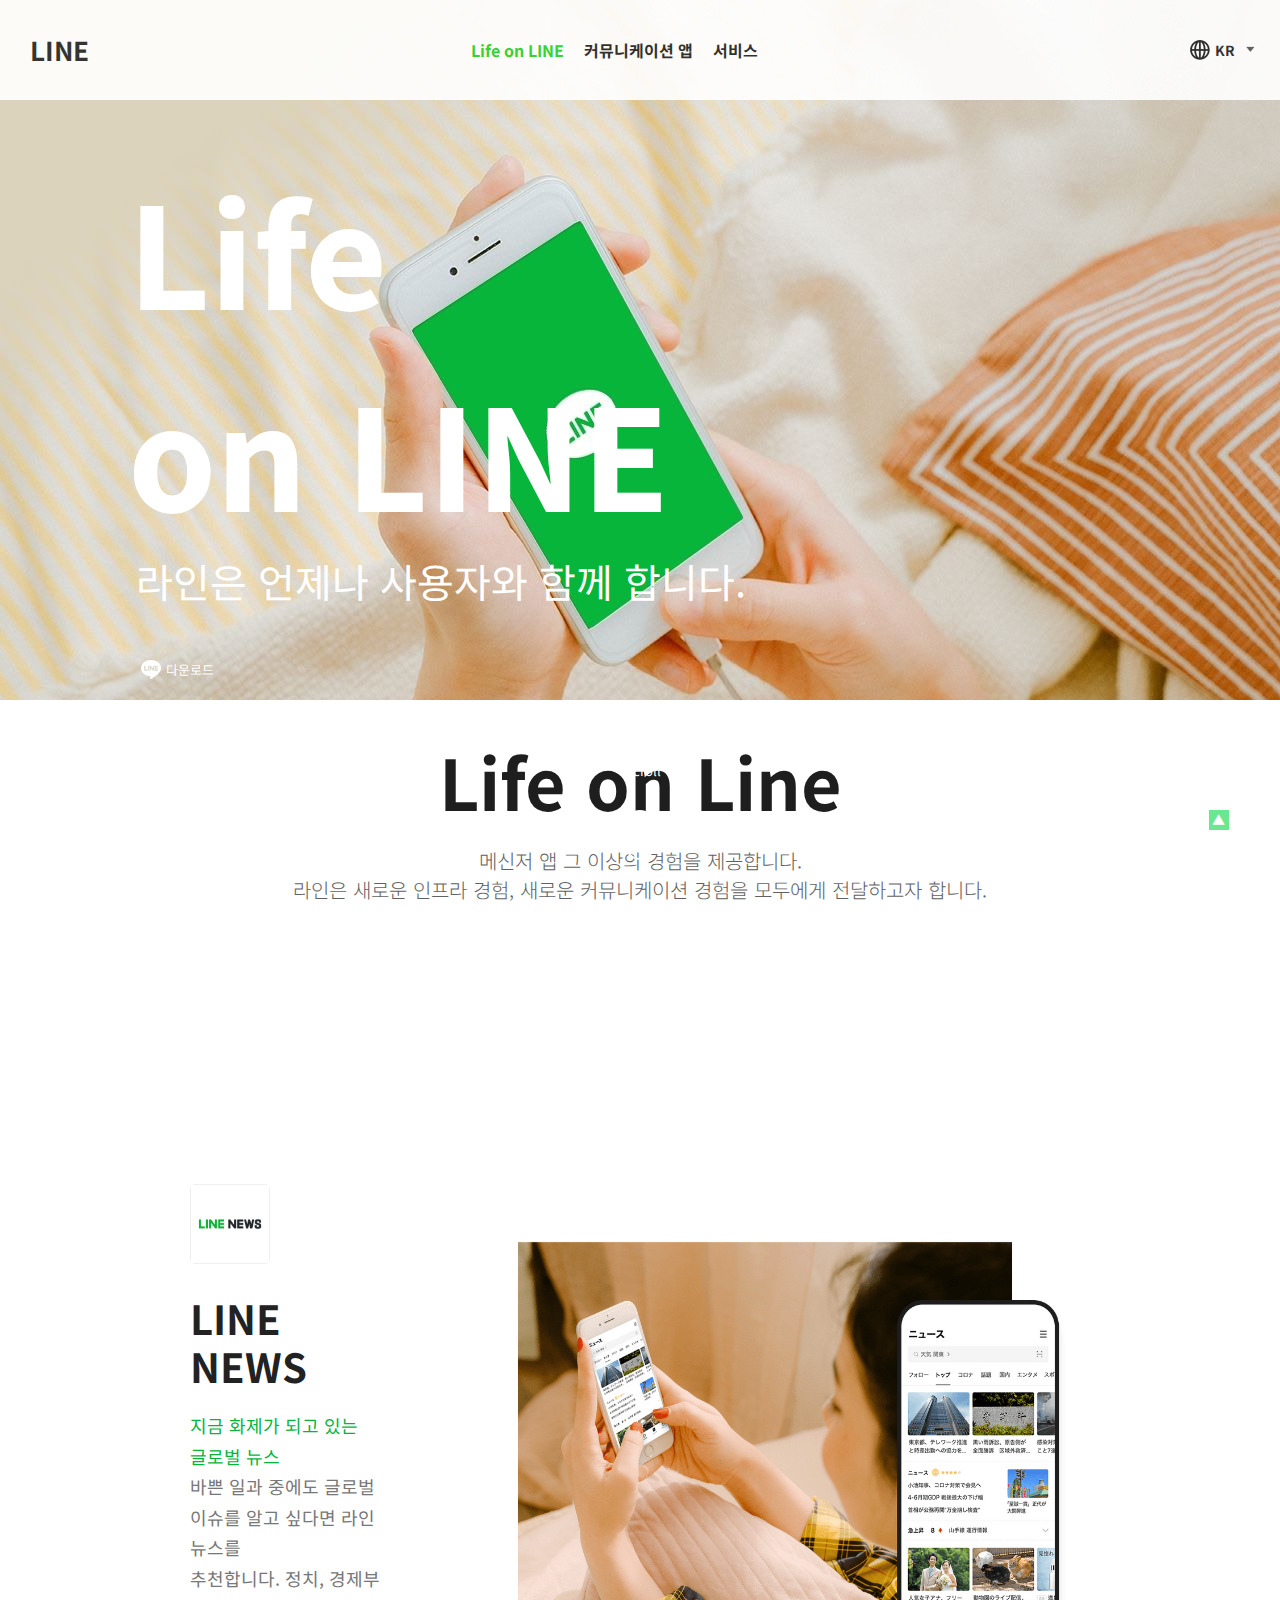
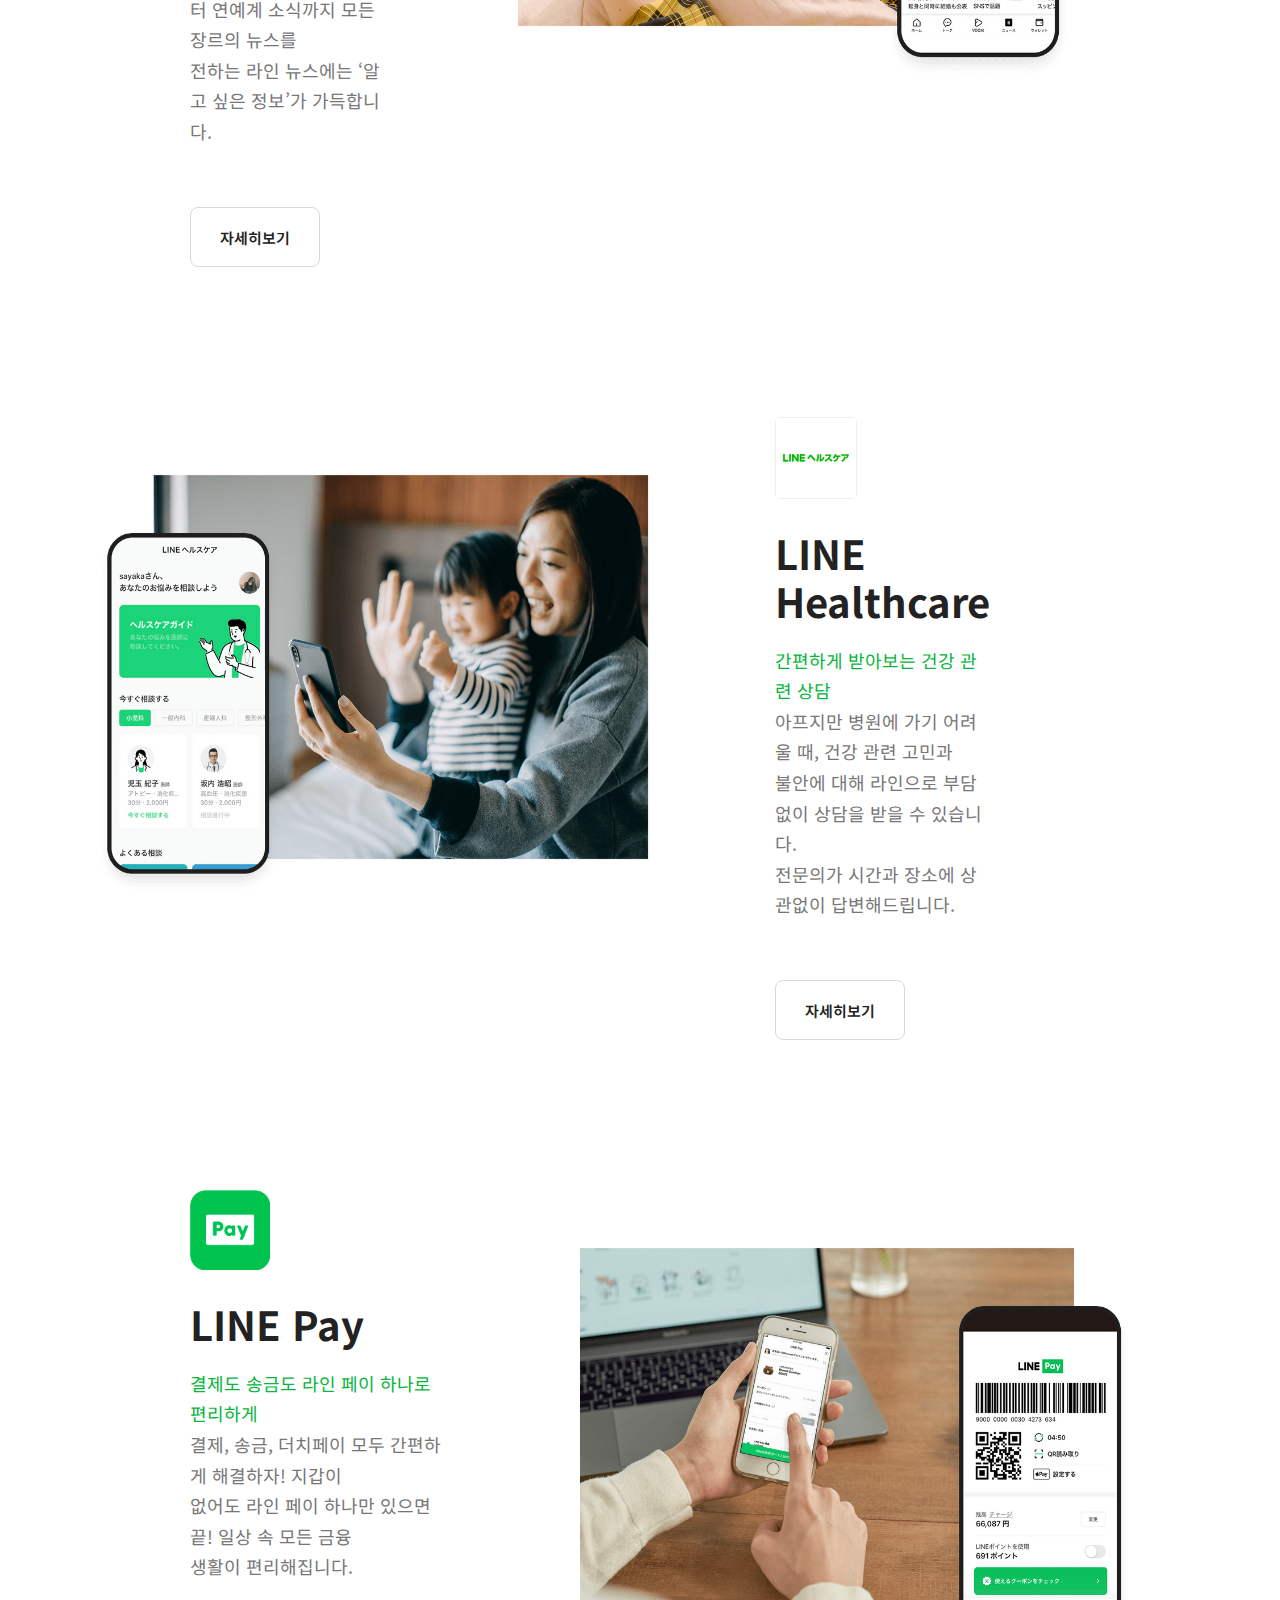
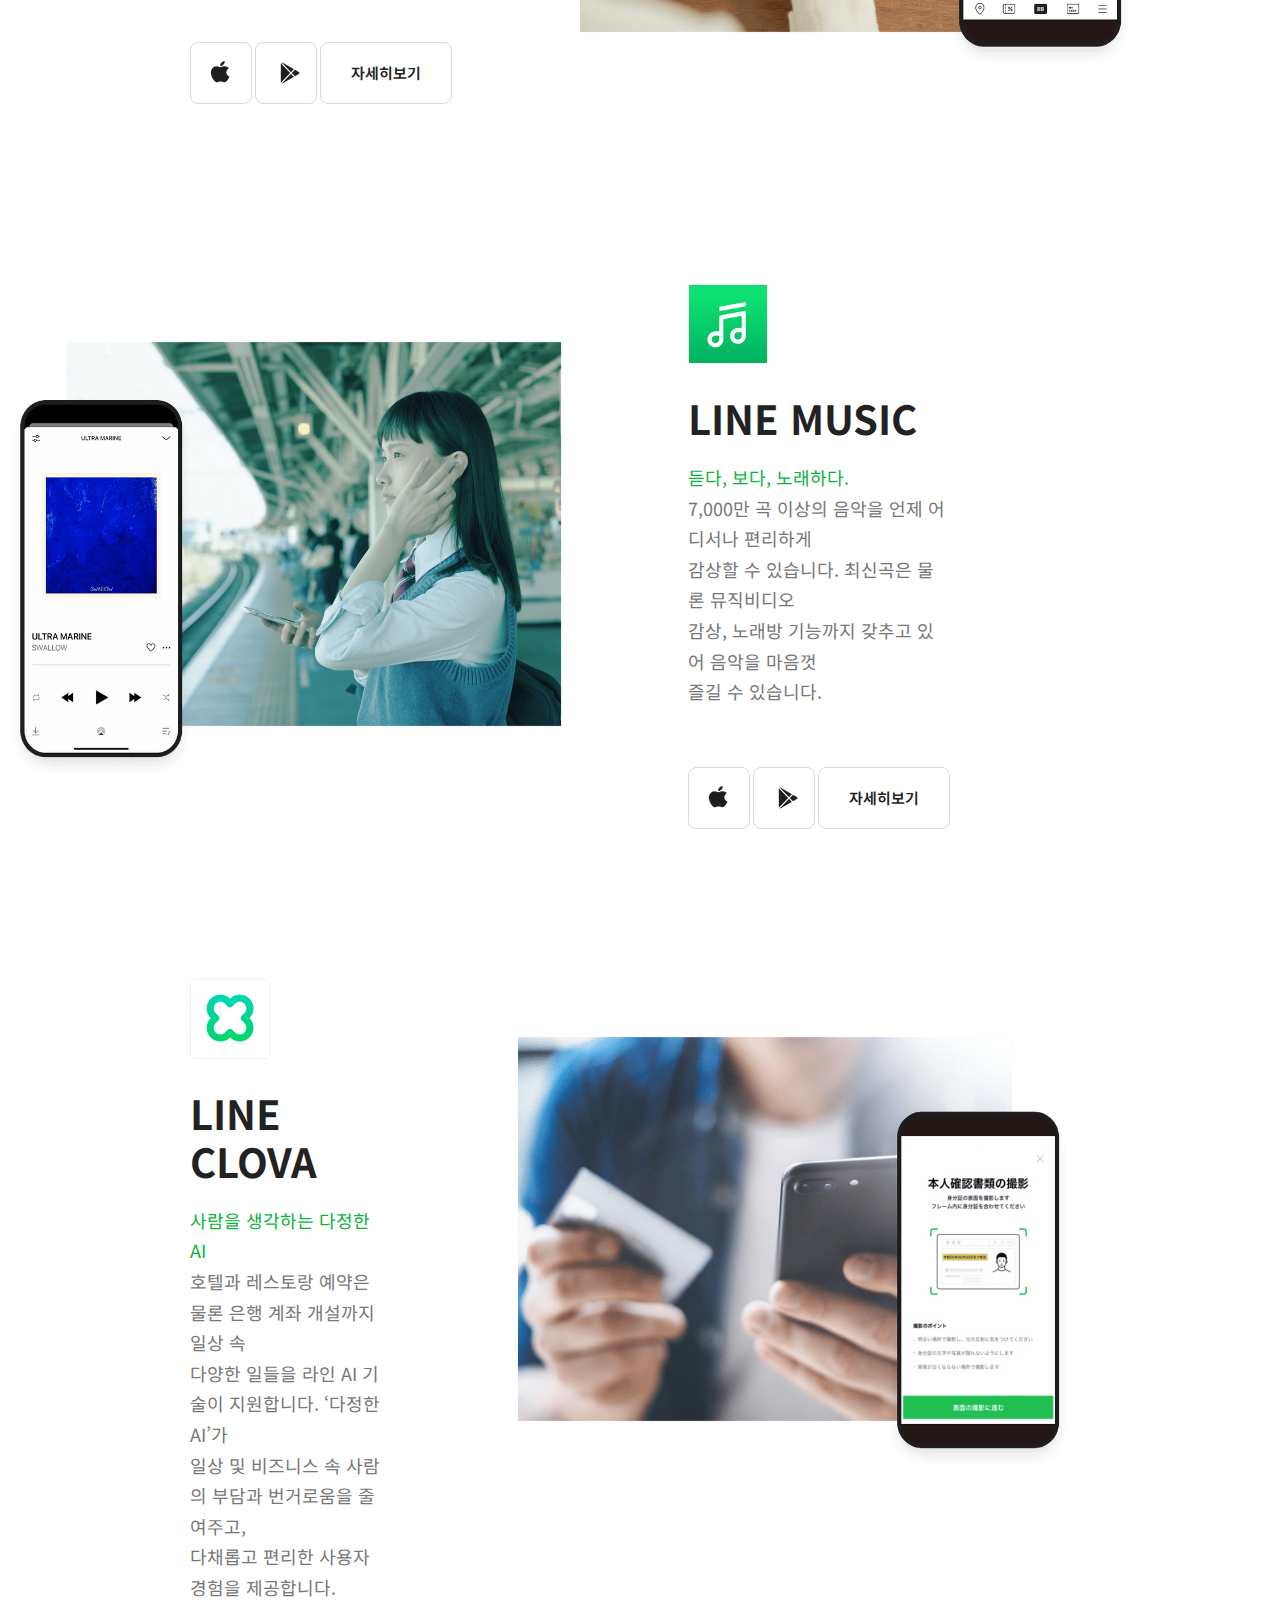
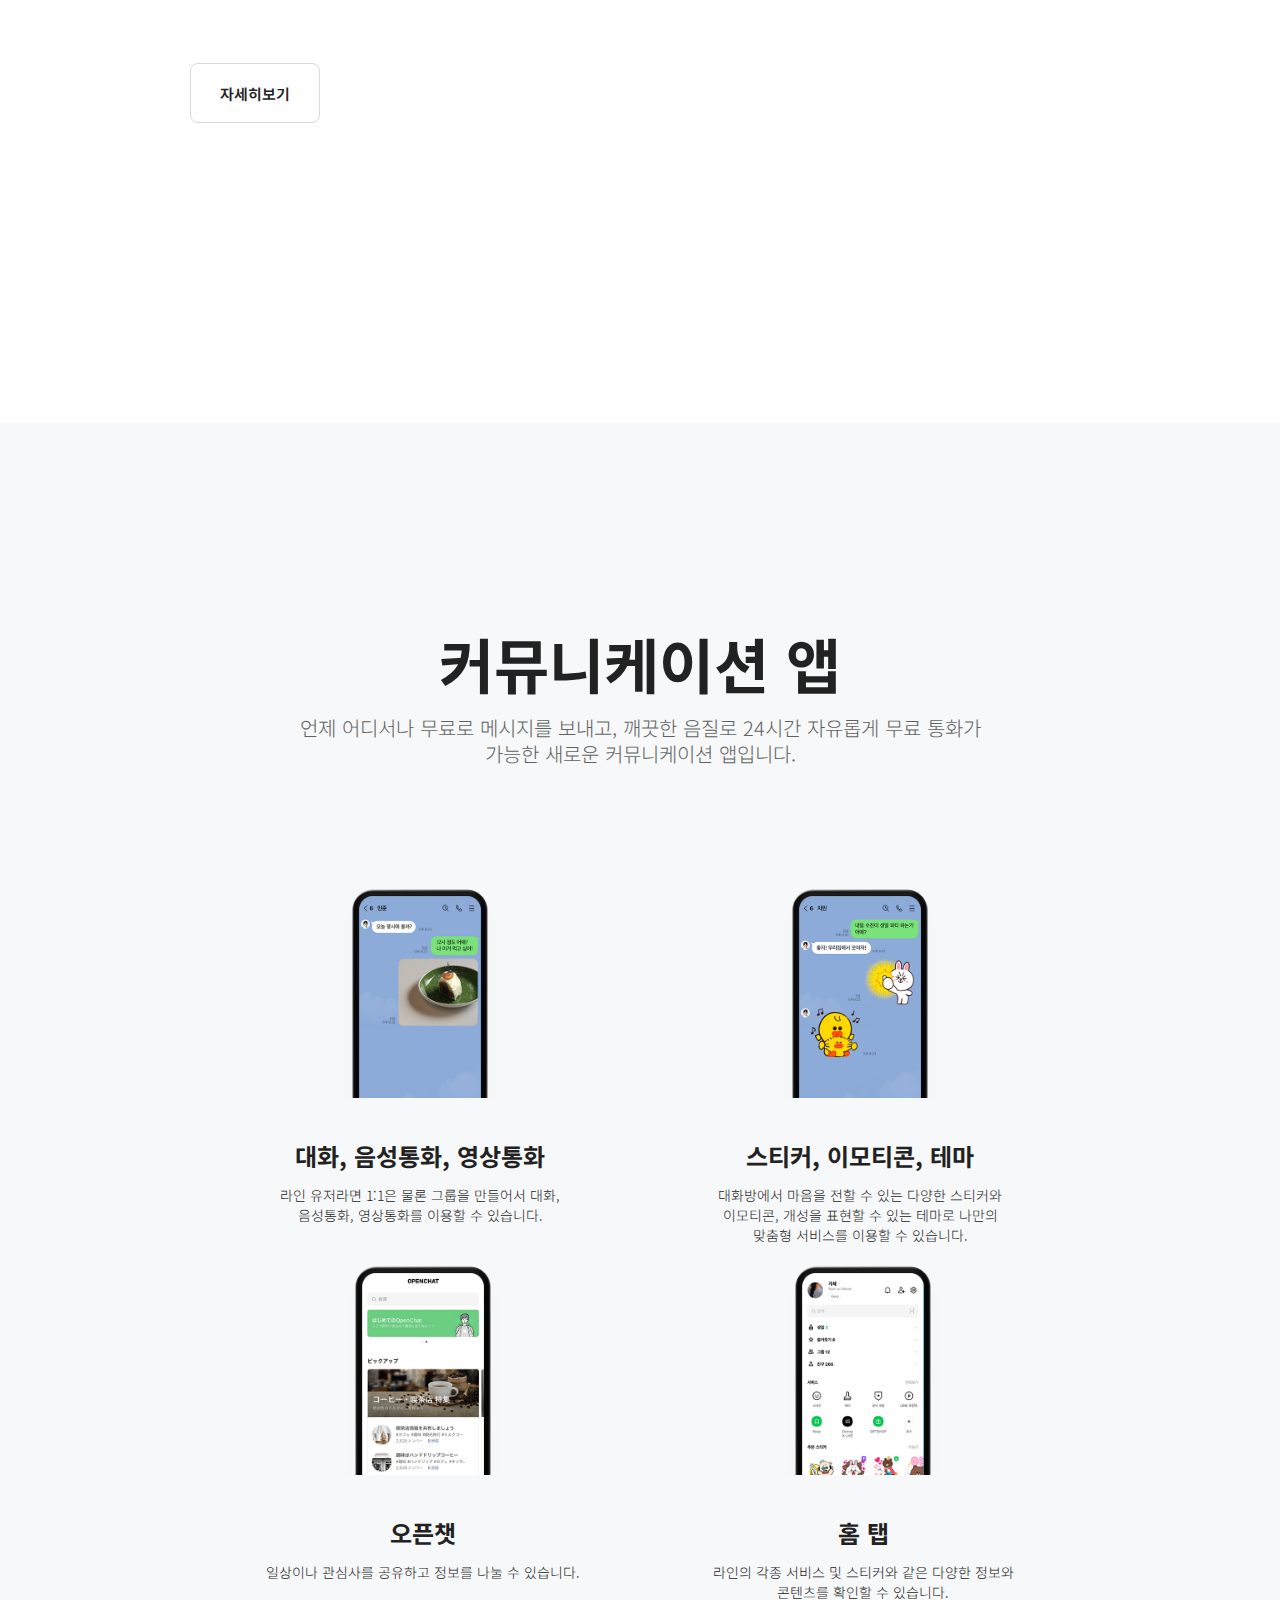
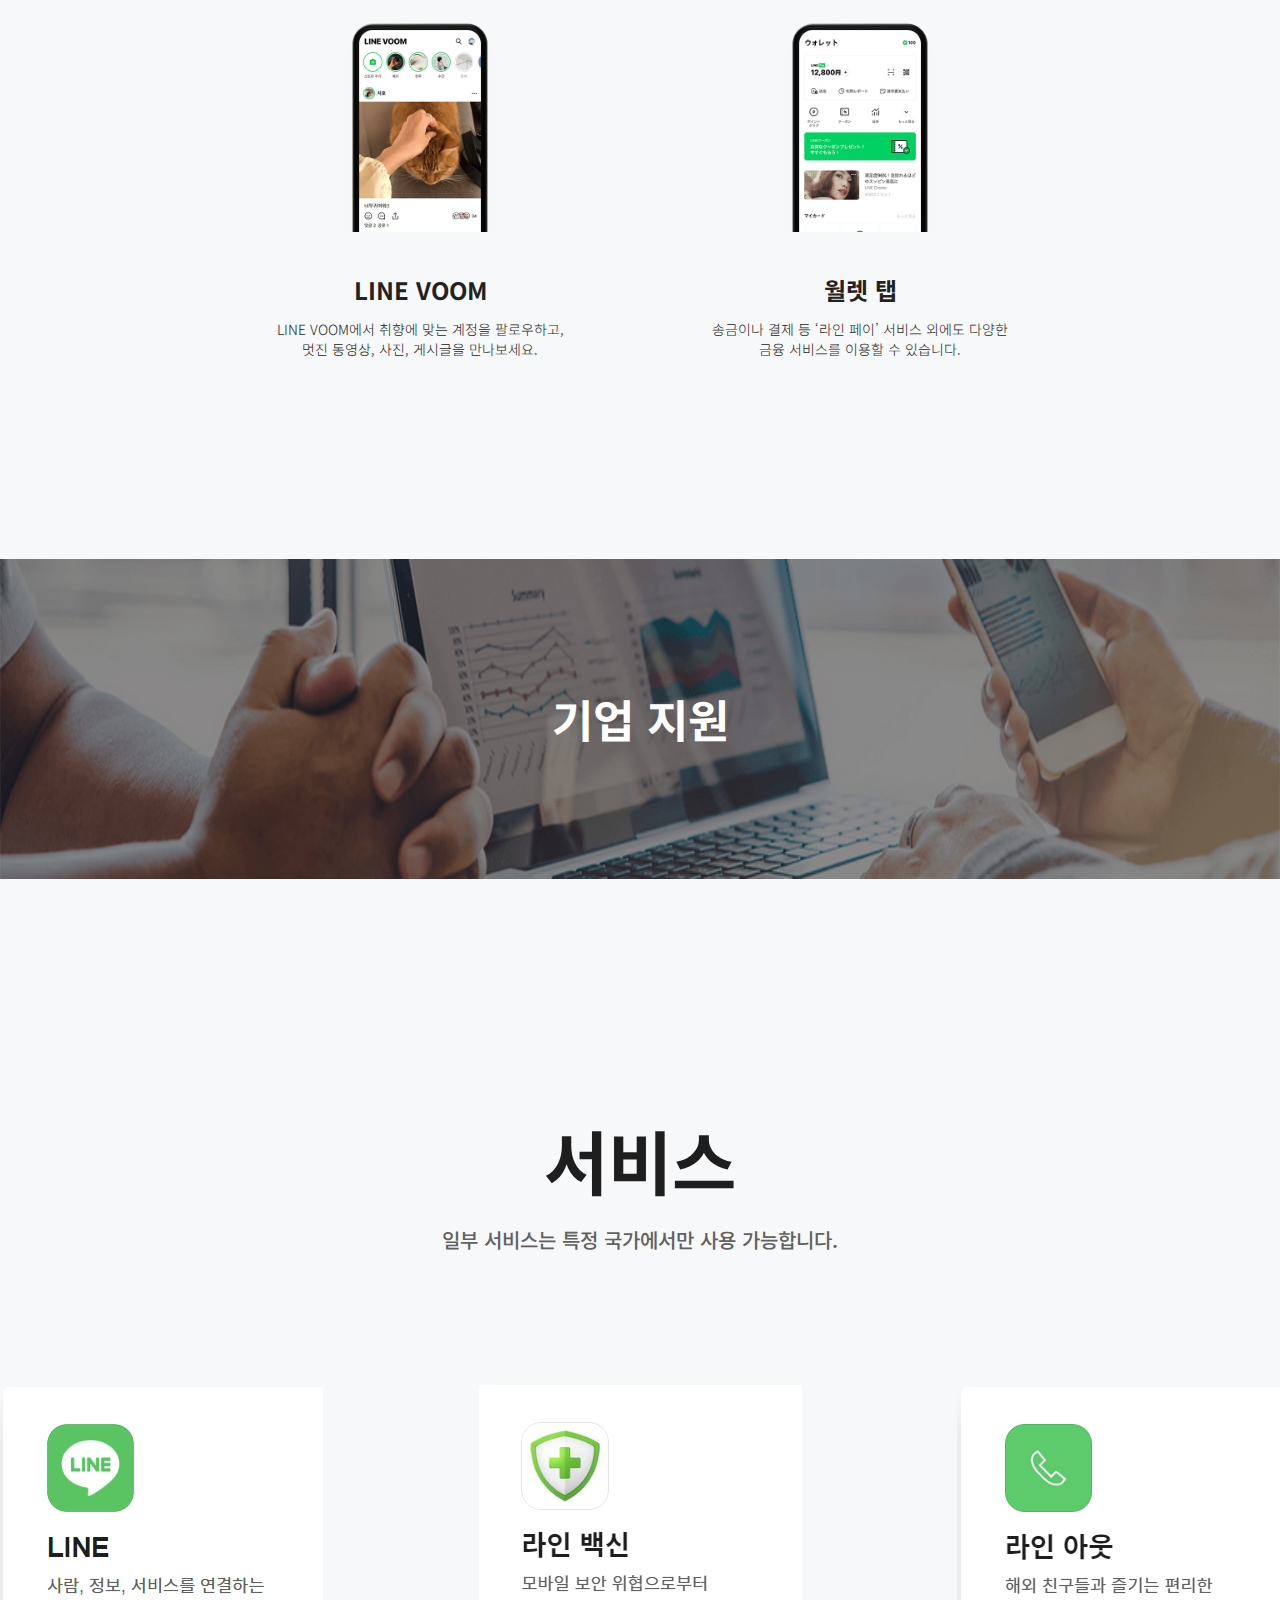
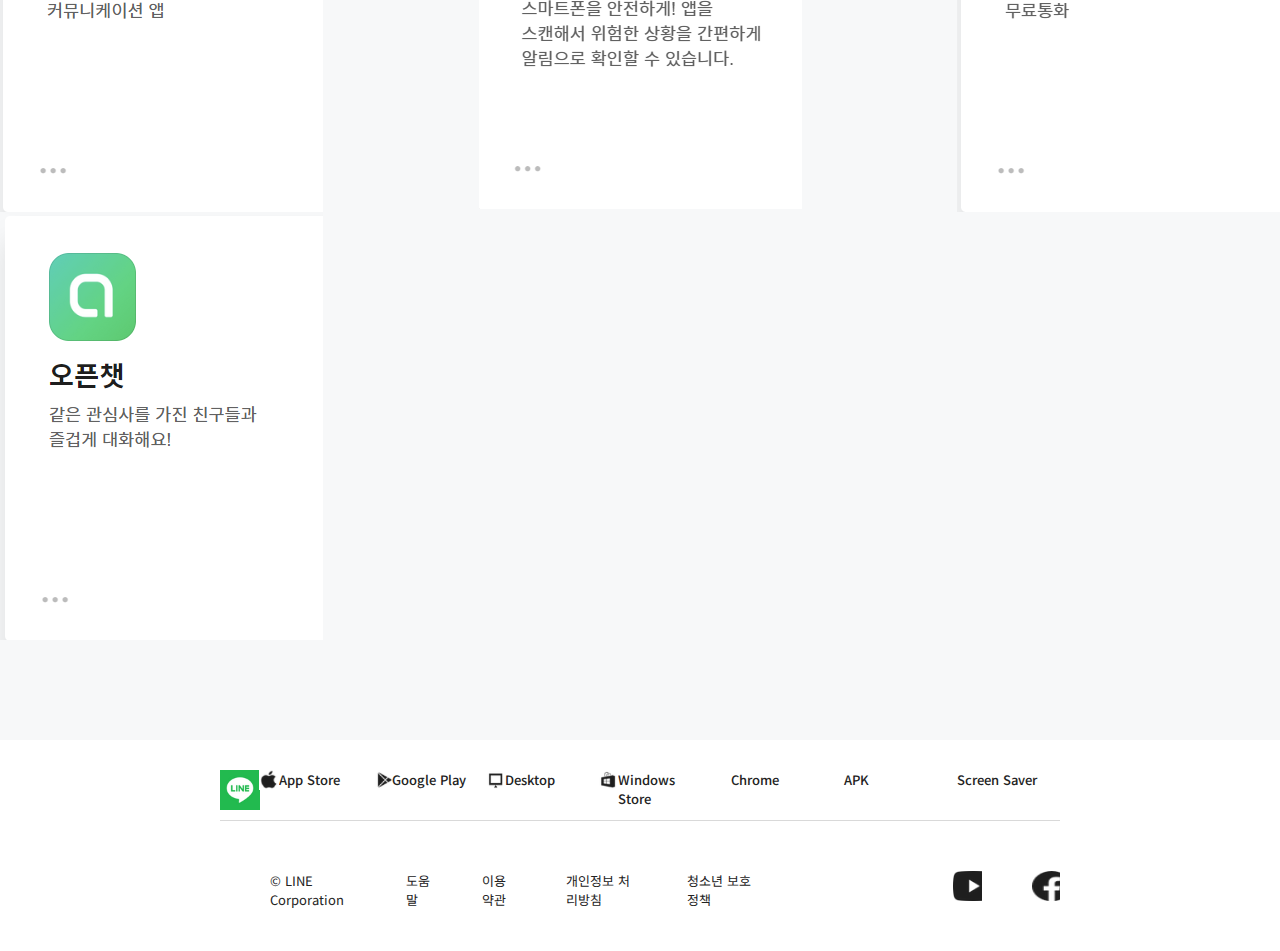
<file: index.html>
<!DOCTYPE html>
<html lang="ko">

<head>
  <meta charset="UTF-8">
  <meta http-equiv="X-UA-Compatible" content="IE=edge">
  <meta name="viewport" content="width=device-width, initial-scale=1.0">
  <title>LINE| 라인 포트폴리오</title>
  <link rel="stylesheet" href="./css/reset.css">
  <link rel="stylesheet" href="./css/style.css">
  <link rel="shortcut icon" href="images/favicon.ico" type="image/x-icon">
  <link rel="stylesheet" href="https://use.fontawesome.com/releases/v5.3.1/css/all.css">
  <script src="./js/jquery.min.js"></script>
  <script src="./js/function.js"></script>
</head>

<body>
  <div id="wrap">
    <header>
      <div class="fix_bar">
        <h1 class="logo"><a href="#">LINE</a> </h1>
        <ul class="mnu">
          <li class="mnu_on"><a href="#">Life on LINE</a></li>
          <li><a href="#">커뮤니케이션 앱</a></li>
          <li><a href="#">서비스</a></li>
        </ul>
        <ul class="lang">
          <li class="lang__on"><a href="#">KR</a>
            <ol class="sub_lang">
              <li><a href="#">EN</a></li>
              <li><a href="#">JP</a></li>
              <li class="sub__on"><a href="#">KR</a></li>
              <li><a href="#">TW</a></li>
              <li><a href="#">TH</a></li>
              <li><a href="#">ID</a></li>
            </ol>
          </li>
        </ul>
      </div>
      <ul class="top">
        <li><a href="#">▲</a></li>
      </ul>
    </header>

    <hr />

    <section>
      <h2 class="sr-only">라인은 언제나 사용자와 함께 합니다.</h2>
      <article class="article_1">
        <h3 class="sr-only">Life on Line</h3>
        <div class="slide">
          <div class="slides_screen">
            <div class="visual_txt">
              <p>Life </p>
              <p>라인은 언제나 사용자와 함께 합니다.</p>
              <ul class="download">
                <li class="download__li">다운로드</li>
              </ul>
              <ol>
                <li><a href="#">애플스토어</a></li>
                <li><a href="#">구글스토어</a></li>
                <li><a href="#">pc</a></li>
              </ol>
            </div>
            <div class="slides">
              <p class="slide-1">visual-1</p>
              <p class="slide-2">visual-2</p>
            </div>

            <p class="up-down">scroll</p>
            <div class="mouse">
              <p class="wheel">스크롤바를 내리면 작품을 감상할 수 있습니다.</p>
            </div>
          </div>

        </div>
      </article>

      <article class="article_2">
        <h3>Life on Line</h3>
        <p>메신저 앱 그 이상의 경험을 제공합니다.<br />
          라인은 새로운 인프라 경험, 새로운 커뮤니케이션 경험을 모두에게 전달하고자 합니다.</p>

        <div class="article2__flexcontainer">
          <div class="article2__flexcontainer__box_1">
            <p class="frame_1"><img src="./images/LINE_NEWS.png" alt="line_news"></p>
            <h4>LINE NEWS</h4>
            <p><span>지금 화제가 되고 있는 <br />
                글로벌 뉴스</span></p>
            <p>바쁜 일과 중에도 글로벌 이슈를 알고 싶다면 라인 뉴스를<br />
              추천합니다. 정치, 경제부터 연예계 소식까지 모든 장르의 뉴스를<br />
              전하는 라인 뉴스에는 ‘알고 싶은 정보’가 가득합니다.<br />
            </p>
            <a href="./line-sub_page-1/line-sub_page-1.html" target="_blank">자세히보기</a>
          </div>
          <div class="article2__flexcontainer__box_2">
            <p>article2_img-1</p>
          </div>
        </div>



        <div class="article2__flexcontainer_2">
          <div class="article2__flexcontainer__box_1">
            <p class="frame_1"><img src="./images/line_japan_logo.png" alt="LINE 일본어로고"></p>
            <h4>LINE Healthcare</h4>
            <p><span>간편하게 받아보는 건강 관련 상담</span></p>
            <p>아프지만 병원에 가기 어려울 때, 건강 관련 고민과 <br />
              불안에 대해 라인으로 부담 없이 상담을 받을 수 있습니다.<br />
              전문의가 시간과 장소에 상관없이 답변해드립니다.
            </p>
            <a href="./line-sub_page-2/line-sub_page-2.html" target="_blank">자세히보기</a>
          </div>
          <div class="article2__flexcontainer__box_2">
            <p>article2_img-2</p>
          </div>
        </div>


        <div class="article2__flexcontainer_3">
          <div class="article2__flexcontainer__box_1">
            <p class="frame_1"><img src="./images/LINE_pay.png" alt="line_pay"></p>
            <h4>LINE Pay</h4>
            <p><span>결제도 송금도 라인 페이 하나로 편리하게 </span></p>
            <p>결제, 송금, 더치페이 모두 간편하게 해결하자! 지갑이 <br />
              없어도 라인 페이 하나만 있으면 끝! 일상 속 모든 금융 <br />
              생활이 편리해집니다.
            </p>
            <ul>
              <li class="apple-store"><a href="#">애플스토어</a></li>
              <li class="gogle-store"><a href="#">구글스토어</a></li>
              <li><a href="./line-sub_page-3/line-sub_page-3.html" target="_blank">자세히보기</a></li>
            </ul>
          </div>
          <div class="article2__flexcontainer__box_2">
            <p>article2_img-3</p>
          </div>
        </div>


        <div class="article2__flexcontainer_4">
          <div class="article2__flexcontainer__box_1">
            <p class="frame_1"><img src="./images/music_ico.png" alt="line_pay"></p>
            <h4>LINE MUSIC</h4>
            <p><span>듣다, 보다, 노래하다. </span></p>
            <p>7,000만 곡 이상의 음악을 언제 어디서나 편리하게 <br />
              감상할 수 있습니다. 최신곡은 물론 뮤직비디오 <br />
              감상, 노래방 기능까지 갖추고 있어 음악을 마음껏 <br />
              즐길 수 있습니다.
            </p>
            <ul>
              <li class="apple-store"><a href="#">애플스토어</a></li>
              <li class="gogle-store"><a href="#">구글스토어</a></li>
              <li><a href="./line-sub_page-4/index.html" target="_blank">자세히보기</a></li>
            </ul>
          </div>
          <div class="article2__flexcontainer__box_2">
            <p>article2_img-4</p>
          </div>
        </div>



        <div class="article2__flexcontainer_5">
          <div class="article2__flexcontainer__box_1">
            <p class="frame_1"><img src="./images/LINE_CLOVA.png" alt="line_clova"></p>
            <h4>LINE CLOVA</h4>
            <p><span>사람을 생각하는 다정한 AI</span></p>
            <p>호텔과 레스토랑 예약은 물론 은행 계좌 개설까지 일상 속 <br />
              다양한 일들을 라인 AI 기술이 지원합니다. ‘다정한 AI’가 <br />
              일상 및 비즈니스 속 사람의 부담과 번거로움을 줄여주고,<br />
              다채롭고 편리한 사용자 경험을 제공합니다.
            </p>
            <a href="./line-sub_page-5/index.html" target="_blank">자세히보기</a>
          </div>
          <div class="article2__flexcontainer__box_2">
            <p>article2_img-5</p>
          </div>
        </div>
      </article>

      <article class="article_3">
        <h3>커뮤니케이션 앱</h3>
        <p>언제 어디서나 무료로 메시지를 보내고, 깨끗한 음질로 24시간 자유롭게 무료 통화가<br />
          가능한 새로운 커뮤니케이션 앱입니다.</p>


        <div class="communication_container">

          <ul>
            <li>
              <img src="./images/communication-1.png" alt="커뮤니케이션사진-1">
              <ol>
                <li>대화, 음성통화, 영상통화</li>
                <li>라인 유저라면 1:1은 물론 그룹을 만들어서 대화, <br />
                  음성통화, 영상통화를 이용할 수 있습니다.</li>
              </ol>
            </li>
          </ul>


          <ul>
            <li>
              <img src="./images/communication-2.png" alt="커뮤니케이션사진-1">
              <ol>
                <li>스티커, 이모티콘, 테마</li>
                <li>대화방에서 마음을 전할 수 있는 다양한 스티커와<br />
                  이모티콘, 개성을 표현할 수 있는 테마로 나만의 <br />
                  맞춤형 서비스를 이용할 수 있습니다.</li>
              </ol>
            </li>
          </ul>

          <ul>
            <li>
              <img src="./images/communication-3.png" alt="커뮤니케이션사진-1">
              <ol>
                <li>오픈챗</li>
                <li>일상이나 관심사를 공유하고 정보를 나눌 수 있습니다.</li>
              </ol>
            </li>
          </ul>


          <ul>
            <li>
              <img src="./images/communication-4.png" alt="커뮤니케이션사진-1">
              <ol>
                <li>홈 탭</li>
                <li>라인의 각종 서비스 및 스티커와 같은 다양한 정보와<br />
                  콘텐츠를 확인할 수 있습니다.</li>
              </ol>
            </li>
          </ul>


          <ul>
            <li>
              <img src="./images/communication-5.png" alt="커뮤니케이션사진-1">
              <ol>
                <li>LINE VOOM</li>
                <li>LINE VOOM에서 취향에 맞는 계정을 팔로우하고,<br />
                  멋진 동영상, 사진, 게시글을 만나보세요.</li>
              </ol>
            </li>
          </ul>

          <ul>
            <li>
              <img src="./images/communication-6.png" alt="커뮤니케이션사진-1">
              <ol>
                <li>월렛 탭</li>
                <li>송금이나 결제 등 ‘라인 페이’ 서비스 외에도 다양한 <br />
                  금융 서비스를 이용할 수 있습니다.</li>
              </ol>
            </li>
          </ul>
        </div>
        <p class="support"><a href="#">기업 지원</a></p>
      </article>

      <article class="article_4">
        <h3>서비스</h3>
        <p>일부 서비스는 특정 국가에서만 사용 가능합니다.</p>
        <div class="service_continer">
          <ul>
            <li><a href="#">자세히보기</a></li>
          </ul>

          <ul>
            <li><a href="#">자세히보기</a></li>
          </ul>

          <ul>
            <li><a href="#">자세히보기</a></li>
          </ul>

          <ul>
            <li><a href="#">자세히보기</a></li>
          </ul>
        </div>
      </article>

    </section>

    <footer>
      <div class="footer_box">
        <ul class="fot_gnb">
          <li class="footer_logo">라인로고</li>
          <li><a href="#">App Store </a></li>
          <li><a href="#">Google Play </a></li>
          <li><a href="#">Desktop </a></li>
          <li><a href="#">Windows Store </a></li>
          <li><a href="#">Chrome </a></li>
          <li><a href="#">APK </a></li>
          <li><a href="#">Screen Saver</a></li>
        </ul>
      </div>
      <address>
        <ul class="fot_lnb">
          <li><a href="#">© LINE Corporation</a></li>
          <li><a href="#">도움말</a></li>
          <li><a href="#">이용약관</a></li>
          <li><a href="#">개인정보 처리방침</a></li>
          <li><a href="#">청소년 보호 정책</a></li>
          <li><a href="#">youtubelogo</a></li>
          <li><a href="#">facebooklogo</a></li>
        </ul>
      </address>
    </footer>

  </div>
</body>

</html>
</file>
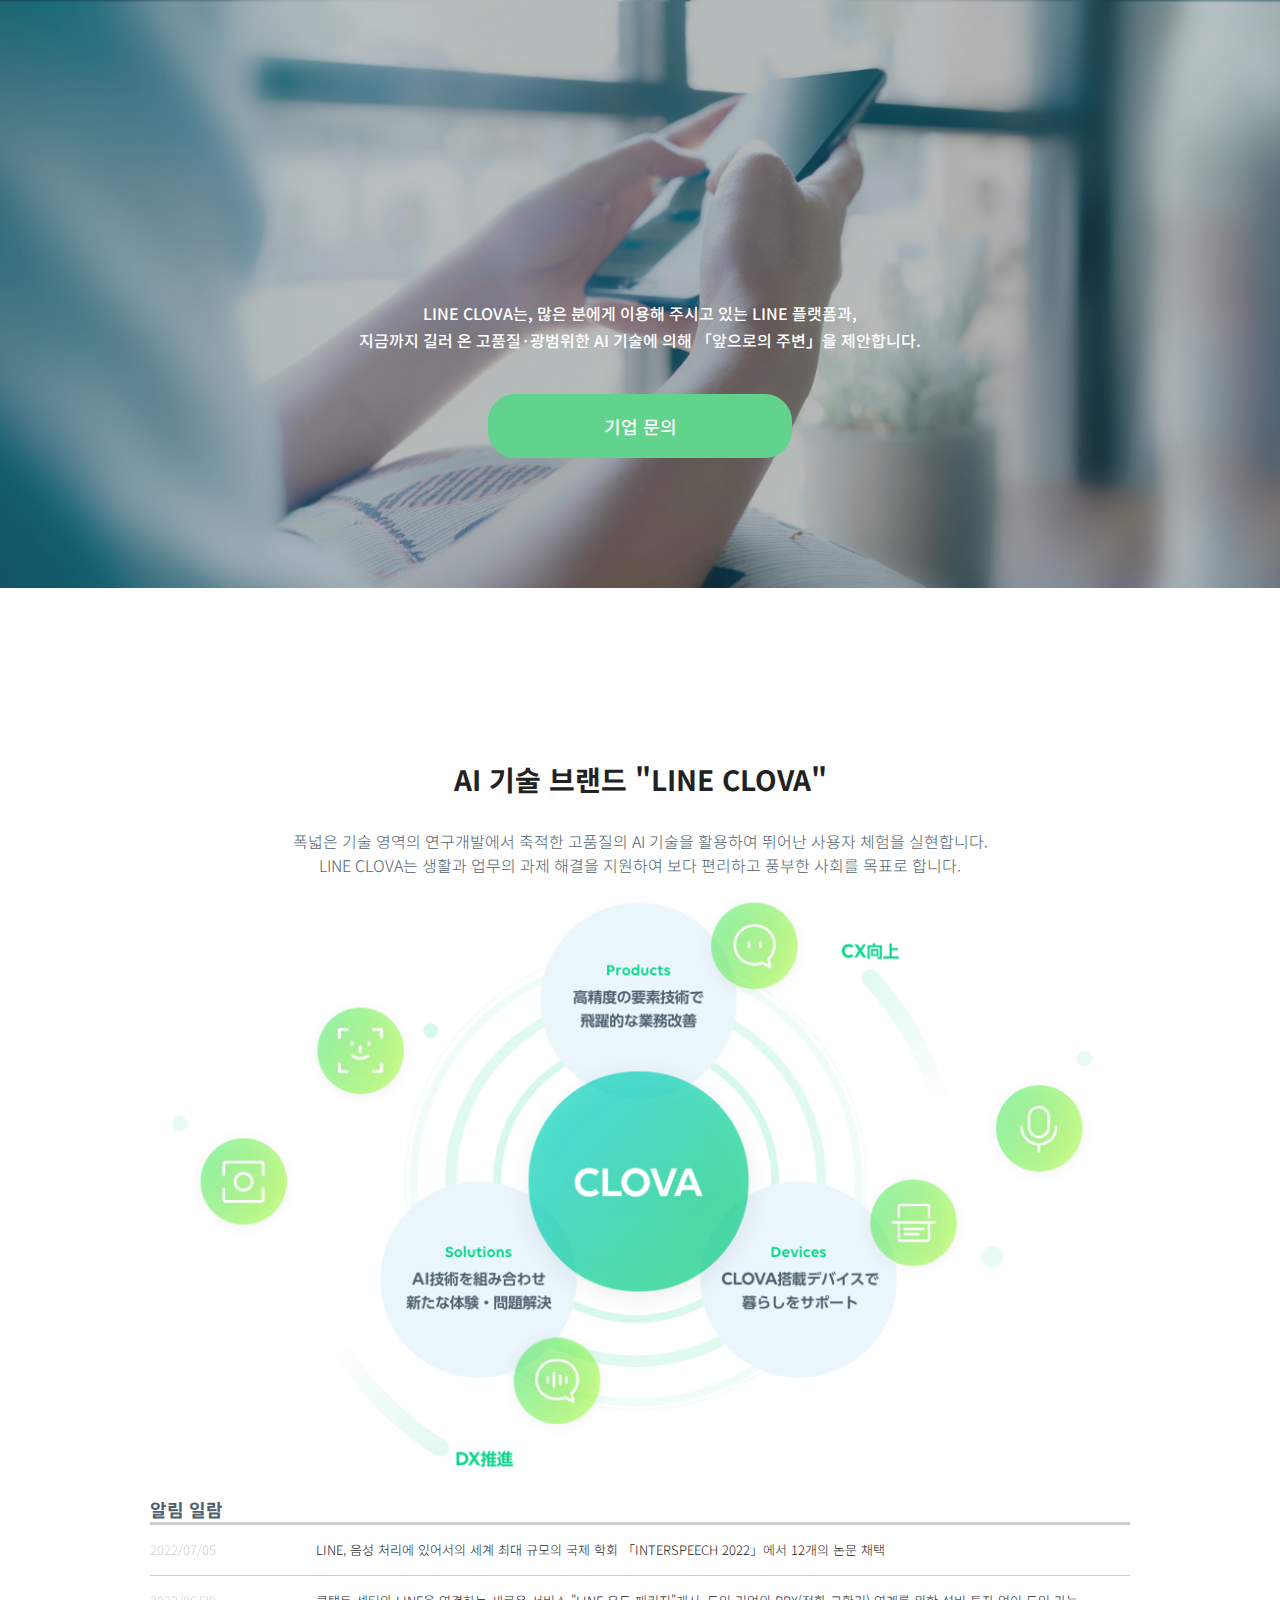
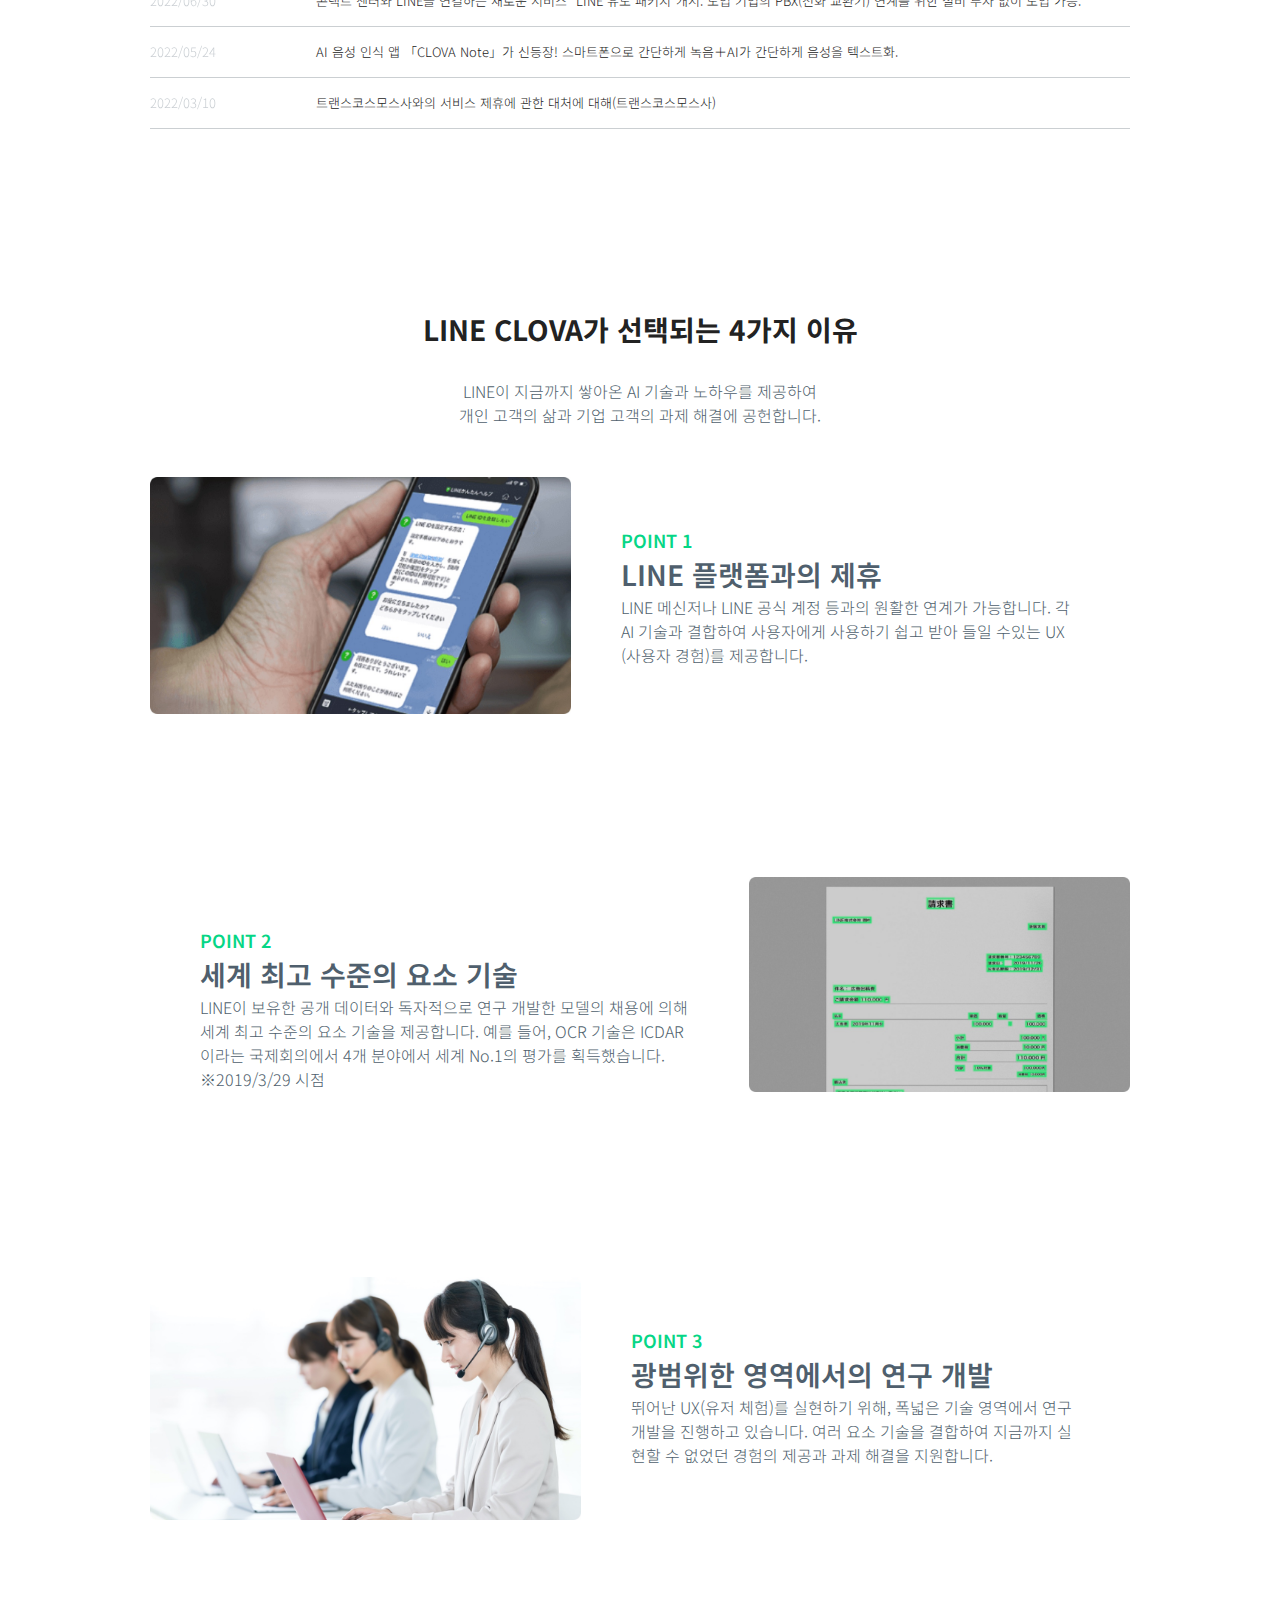
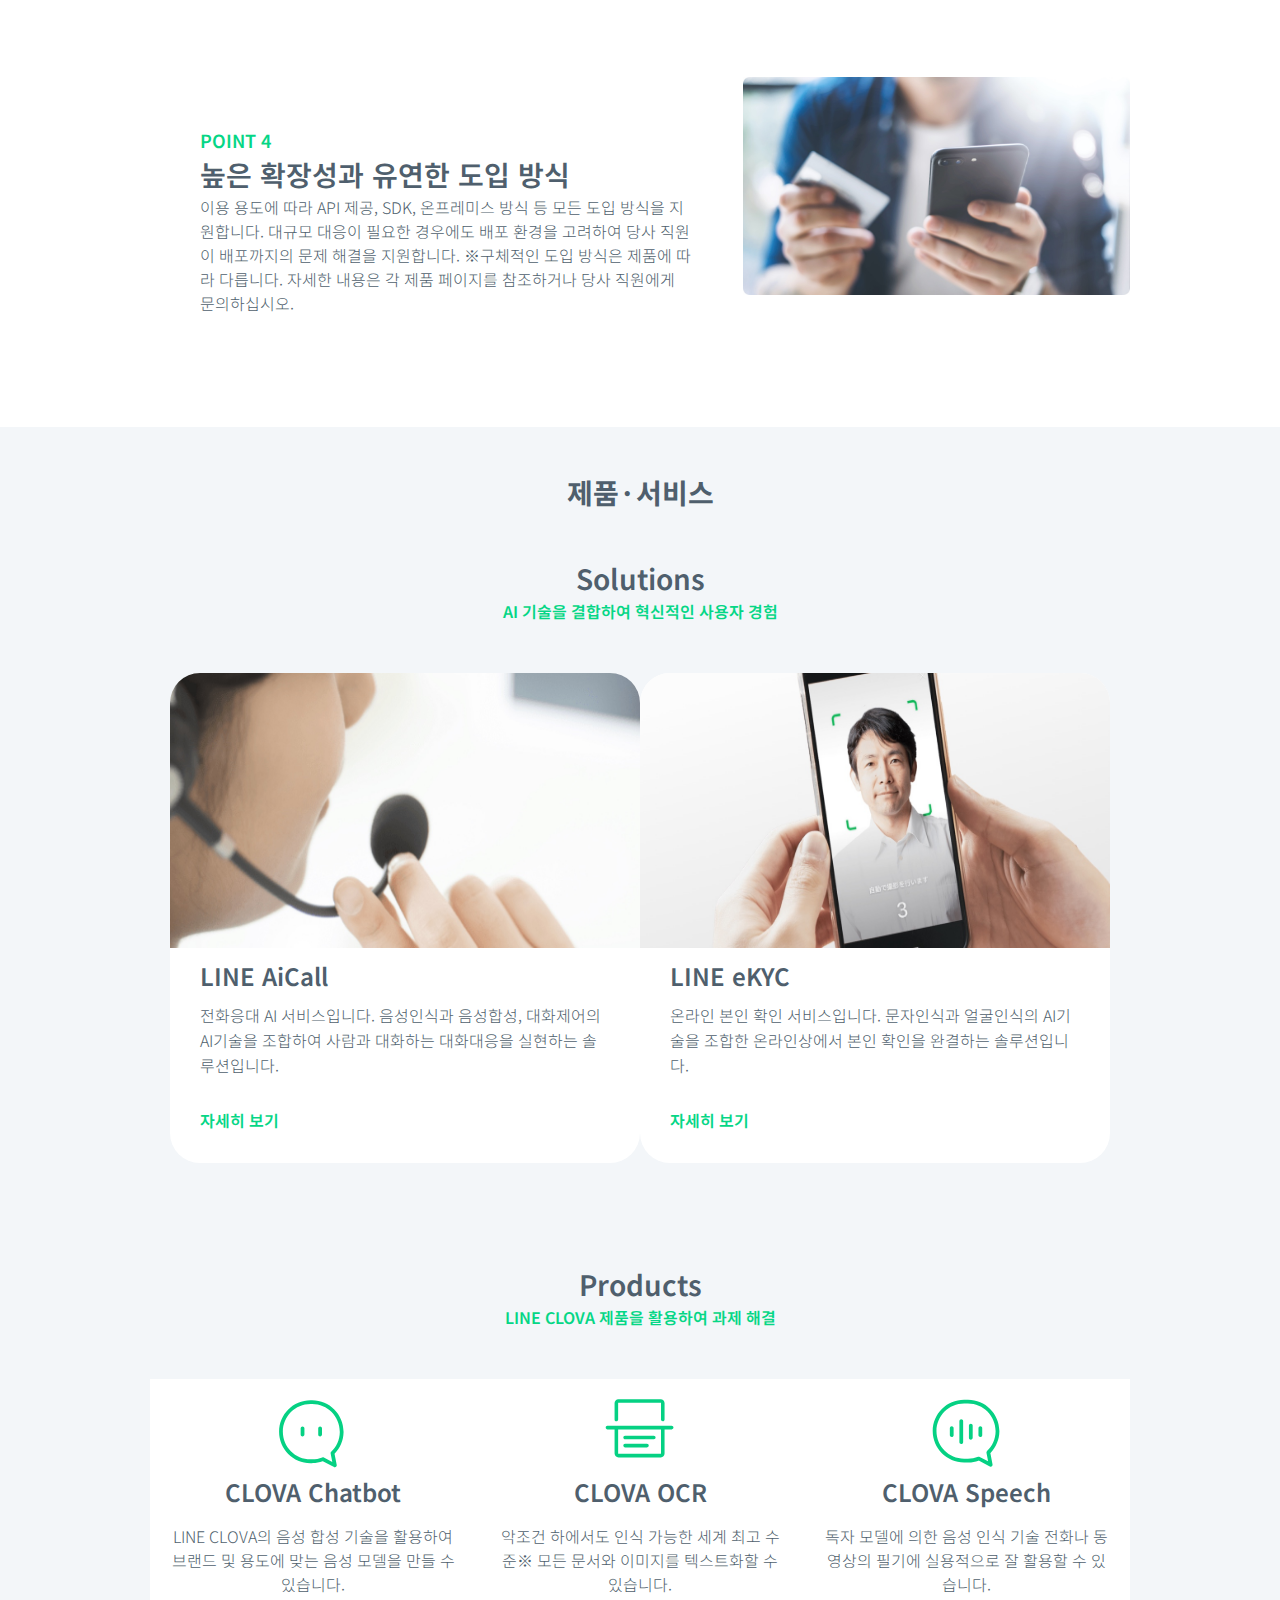
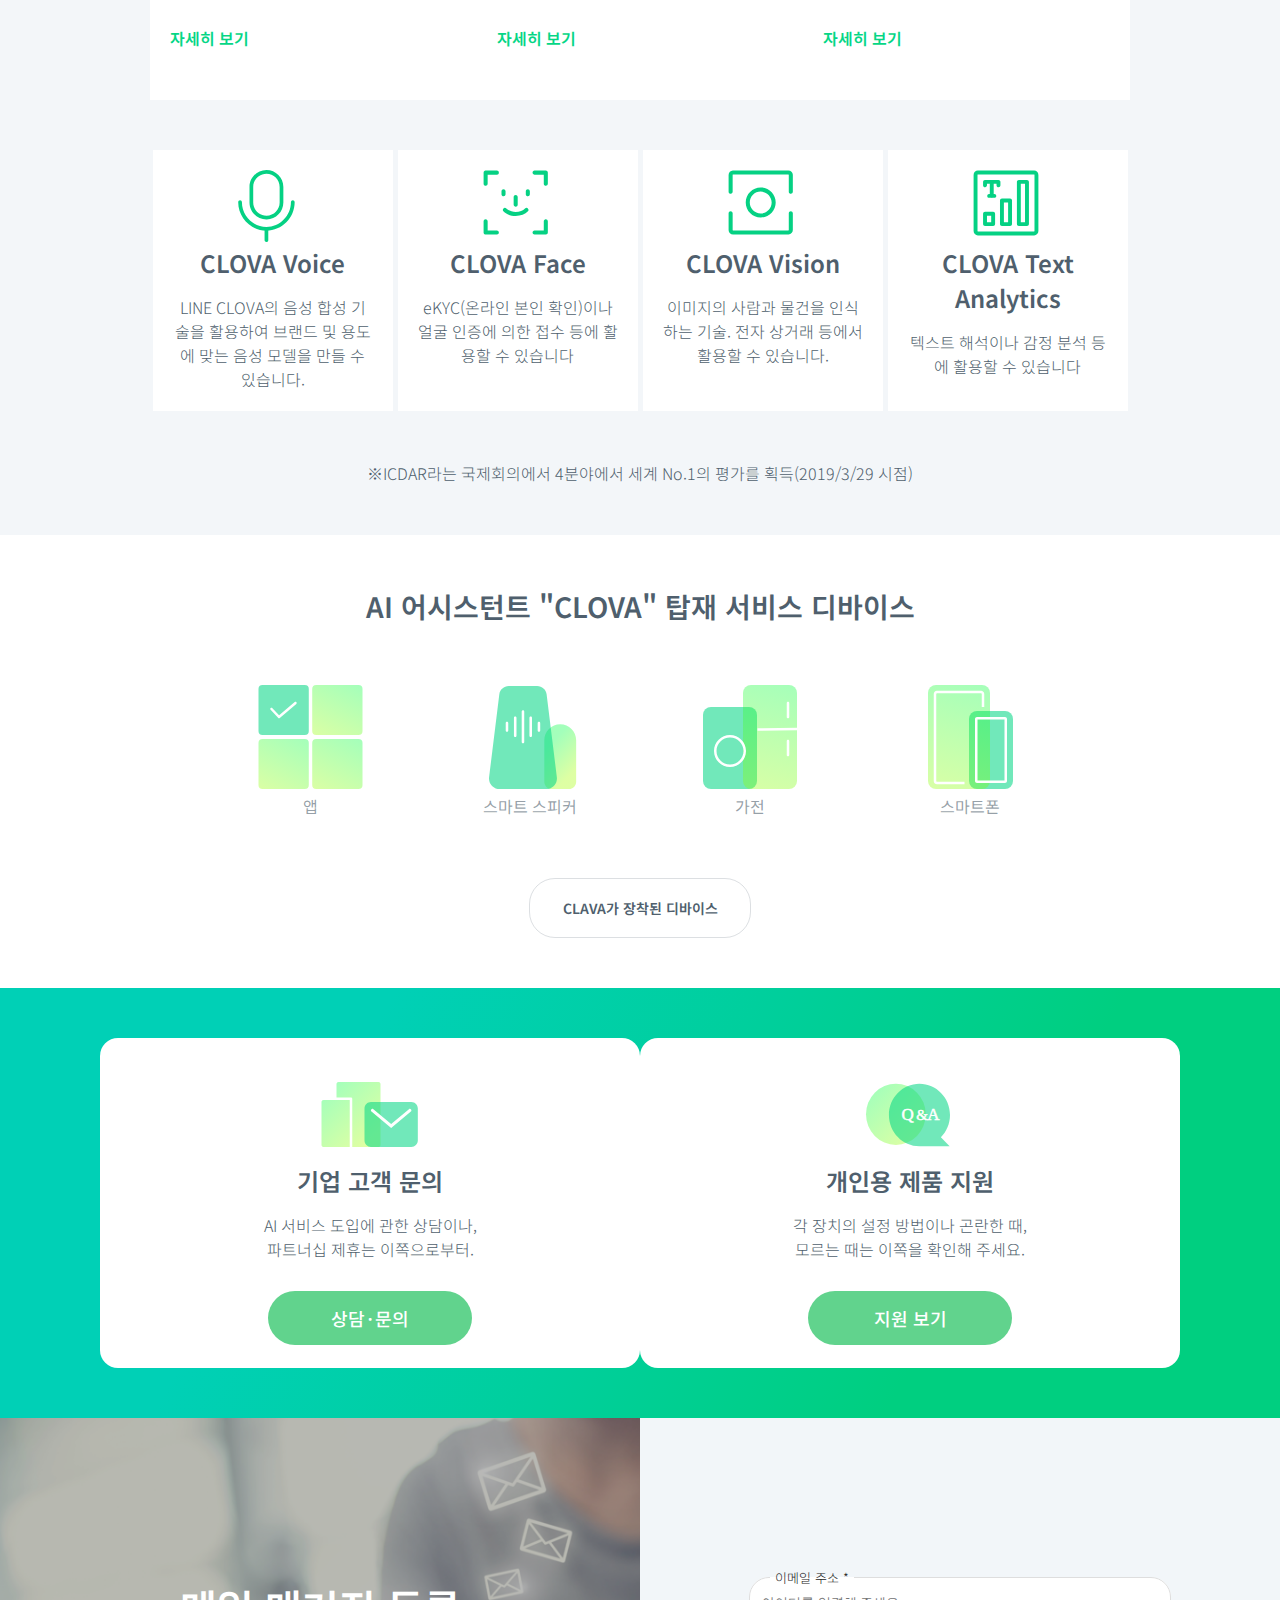
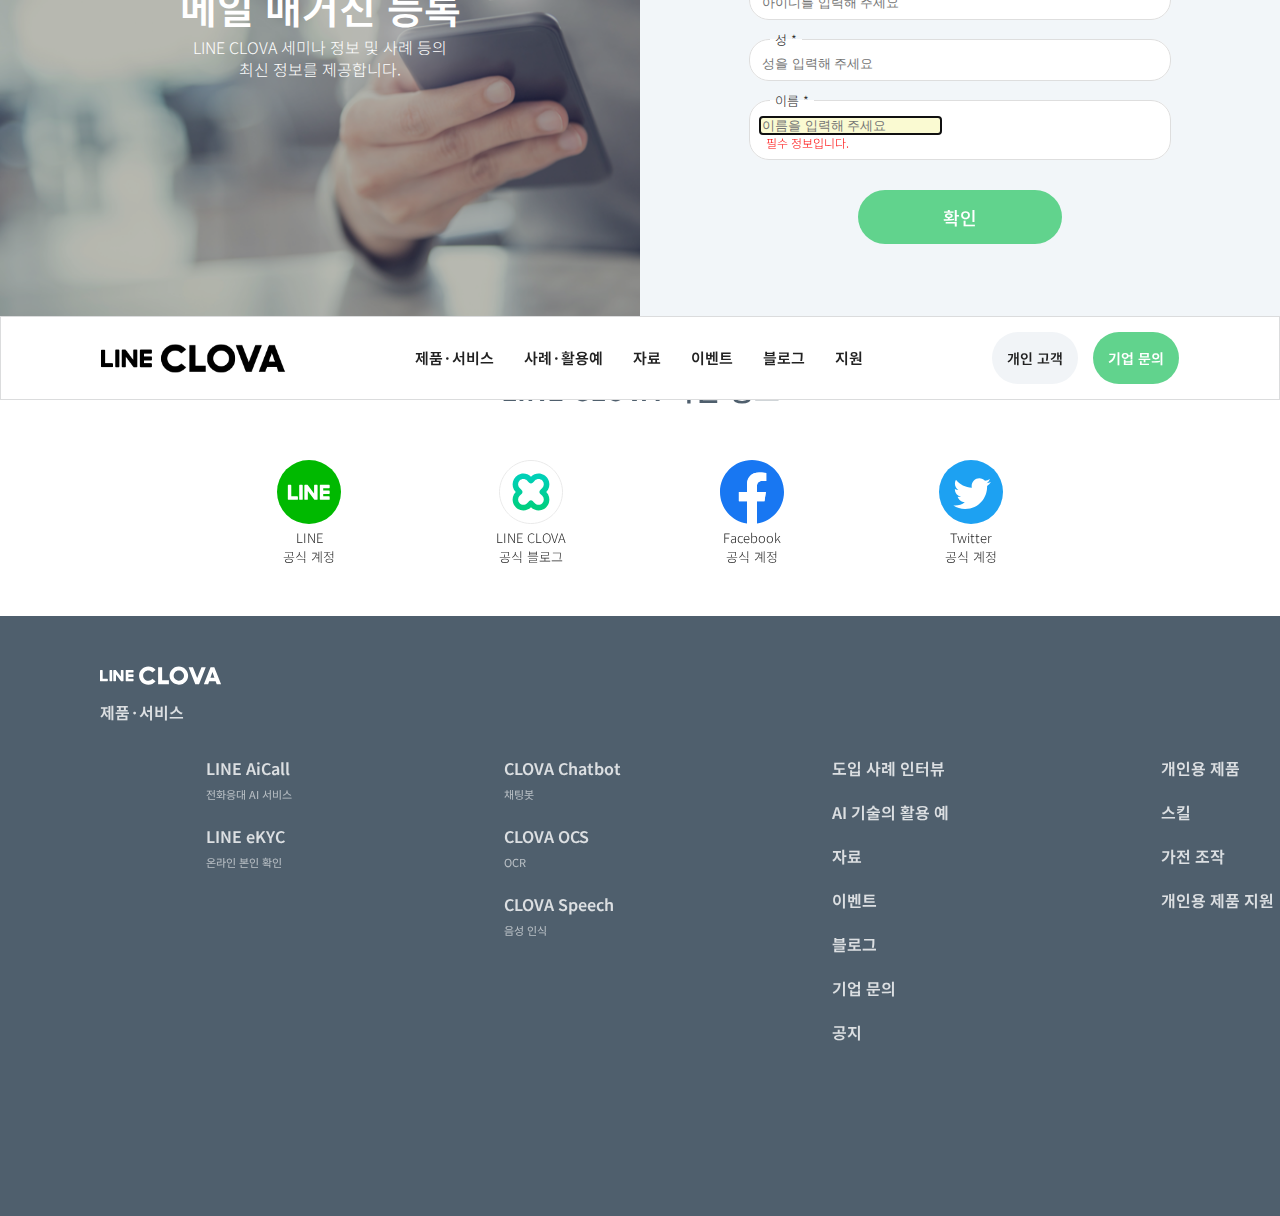
<file: line-sub_page-5/index.html>
<!DOCTYPE html>
<html lang="ko">

<head>
  <meta charset="UTF-8">
  <meta http-equiv="X-UA-Compatible" content="IE=edge">
  <meta name="viewport" content="width=device-width, initial-scale=1.0">
  <title>라인뮤직서브페이지포폴-5</title>
  <link rel="stylesheet" href="css/reset.css">
  <link rel="stylesheet" href="css/style.css">
  <script src="./js/jquery.min.js"></script>
  <script src="./js/function.js"></script>
</head>

<body>
  <div id="wrap">
    <header>
      <div class="nav_container">
        <nav class="nav_top">
          <h1 class="logo"><a href="#">LINE CLOVA</a></h1>
          <ul class="gnb">
            <li><a href="#">제품·서비스</a></li>
            <li><a href="#">사례·활용예</a></li>
            <li><a href="#">자료</a></li>
            <li><a href="#">이벤트</a></li>
            <li><a href="#">블로그</a></li>
            <li><a href="#">지원</a></li>
          </ul>
          <ol class="join">
            <li><a href="#">개인 고객</a></li>
            <li><a href="#">기업 문의</a></li>
          </ol>
        </nav>
      </div>
      <div class="visual">
        <div class="visual__container">
          <p class="visual__p">
            LINE CLOVA는, 많은 분에게 이용해 주시고 있는 LINE 플랫폼과,<br />
            지금까지 길러 온 고품질·광범위한 AI 기술에 의해 「앞으로의 주변」을 제안합니다.
          </p>
          <p class="visual__inquiry"><a href="#">기업 문의</a></p>
        </div>

      </div>
    </header>

    <section>
      <h2>섹션-start</h2>

      <article class="article_1">
        <h3 class="txt-h3">AI 기술 브랜드 "LINE CLOVA"</h3>
        <p class="txt-1">
          폭넓은 기술 영역의 연구개발에서 축적한 고품질의 AI 기술을 활용하여 뛰어난 사용자 체험을 실현합니다.<br />
          LINE CLOVA는 생활과 업무의 과제 해결을 지원하여 보다 편리하고 풍부한 사회를 목표로 합니다.
        </p>
        <div class="bg-ai">
          ai 이미지
        </div>
      </article>

      <article class="article_2">
        <h4>article_1-start</h4>
        <div class="article_2__container_1">
          <ul class="notice-board">
            <li>알림 일람</li>
          </ul>
          <ol>
            <li><span>2022/07/05</span><a href="#">LINE, 음성 처리에 있어서의 세계 최대 규모의 국제 학회 「INTERSPEECH 2022」에서 12개의 논문 채택</a>
            </li>
            <li><span>2022/06/30</span><a href="#">콘택트 센터와 LINE을 연결하는 새로운 서비스 "LINE 유도 패키지"개시. 도입 기업의 PBX(전화 교환기) 연계를 위한
                설비 투자 없이 도입 가능.</a></li>
            <li><span>2022/05/24</span><a href="#">AI 음성 인식 앱 「CLOVA Note」가 신등장! 스마트폰으로 간단하게 녹음＋AI가 간단하게 음성을 텍스트화.</a>
            </li>
            <li><span>2022/03/10</span><a href="#">트랜스코스모스사와의 서비스 제휴에 관한 대처에 대해(트랜스코스모스사)</a></li>
          </ol>
        </div>
      </article>
      <article class="article_3">
        <h3 class="txt-h3">
          LINE CLOVA가 선택되는 4가지 이유
        </h3>
        <p class="txt-1">
          LINE이 지금까지 쌓아온 AI 기술과 노하우를 제공하여<br />
          개인 고객의 삶과 기업 고객의 과제 해결에 공헌합니다.
        </p>

        <div class="point-container">
          <div class="img-point_1 img-point">
            img-point_1이미지
          </div>
          <div class="point-txt_box">
            <p class="point-color">POINT 1</p>
            <h4 class="txt-h4">LINE 플랫폼과의 제휴</h4>
            <p class="txt-1">LINE 메신저나 LINE 공식 계정 등과의 원활한 연계가 가능합니다. 각 AI 기술과 결합하여 사용자에게 사용하기 쉽고 받아 들일 수있는 UX (사용자 경험)를
              제공합니다.</p>
          </div>
        </div>

        <div class="point-container point-container_2">
          <div class="img-point_2 img-point">
            img-point_2이미지
          </div>
          <div class="point-txt_box">
            <p class="point-color">POINT 2</p>
            <h4 class="txt-h4">세계 최고 수준의 요소 기술</h4>
            <p class="txt-1">LINE이 보유한 공개 데이터와 독자적으로 연구 개발한 모델의 채용에 의해 세계 최고 수준의 요소 기술을 제공합니다. 예를 들어, OCR 기술은 ICDAR이라는
              국제회의에서 4개 분야에서 세계 No.1의 평가를 획득했습니다.
              ※2019/3/29 시점</p>
          </div>
        </div>

        <div class="point-container point-container_3">
          <div class="img-point_3 img-point">
            img-point_3이미지
          </div>
          <div class="point-txt_box">
            <p class="point-color">POINT 3</p>
            <h4 class="txt-h4">광범위한 영역에서의 연구 개발</h4>
            <p class="txt-1">뛰어난 UX(유저 체험)를 실현하기 위해, 폭넓은 기술 영역에서 연구 개발을 진행하고 있습니다. 여러 요소 기술을 결합하여 지금까지 실현할 수 없었던 경험의 제공과
              과제 해결을 지원합니다.</p>
          </div>
        </div>

        <div class="point-container point-container_4">
          <div class="img-point_4 img-point">
            img-point_4이미지
          </div>
          <div class="point-txt_box">
            <p class="point-color">POINT 4</p>
            <h4 class="txt-h4">높은 확장성과 유연한 도입 방식</h4>
            <p class="txt-1">이용 용도에 따라 API 제공, SDK, 온프레미스 방식 등 모든 도입 방식을 지원합니다. 대규모 대응이 필요한 경우에도 배포 환경을 고려하여 당사 직원이
              배포까지의 문제 해결을 지원합니다.

              ※구체적인 도입 방식은 제품에 따라 다릅니다. 자세한 내용은 각 제품 페이지를 참조하거나 당사 직원에게 문의하십시오.</p>
          </div>
        </div>
      </article>
      <article class="article_4">
        <h3 class="txt-h3">
          제품·서비스
        </h3>

        <div class="solutions">
          <h4 class="txt-h4">
            Solutions
          </h4>
          <p class="txt-green">
            AI 기술을 결합하여 혁신적인 사용자 경험
          </p>

          <div class="solutions__container">
            <div class="solutions_box">
              <p class="img_solutions-1 img_solutions"><img src="./images/img_solution1.jpg" alt="solutions_img"></p>
              <div class="solutions_txt">
                <h5 class="txt-h5">LINE AiCall</h5>
                <p class="txt-1">전화응대 AI 서비스입니다. 음성인식과 음성합성, 대화제어의 AI기술을 조합하여 사람과 대화하는 대화대응을 실현하는 솔루션입니다.</p>
                <p><a class="txt-morethan_1" href="#">자세히 보기</a></p>
              </div>
            </div>
            <div class="solutions_box">
              <p class="img_solutions-2 img_solutions"><img src="./images/img_solution2.jpg" alt="solutions_img"></p>
              <div class="solutions_txt">
                <h5 class="txt-h5">LINE eKYC</h5>
                <p class="txt-1">온라인 본인 확인 서비스입니다. 문자인식과 얼굴인식의 AI기술을 조합한 온라인상에서 본인 확인을 완결하는 솔루션입니다.</p>
                <p><a class="txt-morethan_1" href="#">자세히 보기</a></p>
              </div>
            </div>
          </div>
        </div>
        <div class="products_container">
          <h4 class="txt-h4">
            Products
          </h4>
          <p class="txt-green">
            LINE CLOVA 제품을 활용하여 과제 해결
          </p>

          <div class="products_container__box">
            <div class="clova-chatbot clova_bg">
              <p class="img_clova-chatbot img_clova"><img src="./images/img_chatbot.svg" alt="img_clova-chatbot"></p>
              <h5 class="txt-h5">CLOVA Chatbot</h5>
              <p class="txt-1">LINE CLOVA의 음성 합성 기술을 활용하여 브랜드 및 용도에 맞는 음성 모델을 만들 수 있습니다.</p>
              <p><a class="txt-morethan_1" href="#">자세히 보기</a></p>
            </div>

            <div class="clova-ocr clova_bg">
              <p class="img_clova-ocr img_clova"><img src="./images/img_ocr.svg" alt="img_clova-ocr"></p>
              <h5 class="txt-h5">CLOVA OCR</h5>
              <p class="txt-1">악조건 하에서도 인식 가능한 세계 최고 수준※
                모든 문서와 이미지를 텍스트화할 수 있습니다.</p>
              <p><a class="txt-morethan_1" href="#">자세히 보기</a></p>
            </div>

            <div class="clova-speech clova_bg">
              <p class="img_clova-speech img_clova"><img src="./images/img_speech.svg" alt="img_clova-speech"></p>
              <h5 class="txt-h5">CLOVA Speech</h5>
              <p class="txt-1">독자 모델에 의한 음성 인식 기술
                전화나 동영상의 필기에 실용적으로 잘 활용할 수 있습니다.</p>
              <p><a class="txt-morethan_1" href="#">자세히 보기</a></p>
            </div>
          </div>
          <div class="products_container__box products_container__box-2">
            <div class="clova-chatbot clova_bg">
              <p class="img_clova-voice img_clova"><img src="./images/img_voice.svg" alt="img_clova-voice"></p>
              <h5 class="txt-h5">CLOVA Voice</h5>
              <p class="txt-1">LINE CLOVA의 음성 합성 기술을 활용하여 브랜드 및 용도에 맞는 음성 모델을 만들 수 있습니다.</p>
            </div>

            <div class="clova-ocr clova_bg">
              <p class="img_clova-ocr img_clova"><img src="./images/img_face.svg" alt="img_clova-face"></p>
              <h5 class="txt-h5">CLOVA Face</h5>
              <p class="txt-1">eKYC(온라인 본인 확인)이나 얼굴 인증에 의한 접수 등에 활용할 수 있습니다</p>
            </div>

            <div class="clova-speech clova_bg">
              <p class="img_clova-speech img_clova"><img src="./images/img_vision.svg" alt="img_clova-vision"></p>
              <h5 class="txt-h5">CLOVA Vision</h5>
              <p class="txt-1">이미지의 사람과 물건을 인식하는 기술. 전자 상거래 등에서 활용할 수 있습니다.</p>
            </div>

            <div class="clova-speech clova_bg">
              <p class="img_clova-speech img_clova"><img src="./images/img_textanalytics.svg"
                  alt="img_clova-textanalytics"></p>
              <h5 class="txt-h5">CLOVA Text Analytics</h5>
              <p class="txt-1">텍스트 해석이나 감정 분석 등에 활용할 수 있습니다</p>
            </div>
          </div>
          <p class="txt-1 products-fot_txt">※ICDAR라는 국제회의에서 4분야에서 세계 No.1의 평가를 획득(2019/3/29 시점)</p>
        </div>
      </article>
      <article class="article_5">
        <h4 class="txt-h4 text-center">AI 어시스턴트 "CLOVA" 탑재 서비스 디바이스</h4>

        <div class="assistant_container">
          <p class="assistant_img"><img src="./images/ico_app.svg" alt="ico_app"><br />
            앱</p>
          <p class="assistant_img"><img src="./images/ico_device.svg" alt="ico_device"><br />
            스마트 스피커</p>
          <p class="assistant_img"><img src="./images/ico_kaden.svg" alt="ico_kaden"><br />
            가전</p>
          <p class="assistant_img"><img src="./images/ico_phone.svg" alt="ico_phone"><br />
            스마트폰</p>
        </div>
        <div class="article_5__rounbd-box">
          <p><a href="#">CLAVA가 장착된 디바이스</a></p>
        </div>
      </article>
      <article class="article_6">
        <div class="inquiry_container">
          <div class="inquiry_container__box">
            <p class="img_ico_company_support img_support"><img src="./images/ico_company_support.svg"
                alt="ico_company_support.svg"></p>
            <h5 class="txt-h5">기업 고객 문의</h5>
            <p class="txt-1">AI 서비스 도입에 관한 상담이나,<br />
              파트너십 제휴는 이쪽으로부터.</p>
            <p class="inquiry_round"><a href="#">상담·문의</a></p>
          </div>
          <div class="inquiry_container__box">
            <p class="img_support"><img src="./images/ico_support.svg" alt="ico_support"></p>
            <h5 class="txt-h5">개인용 제품 지원</h5>
            <p class="txt-1">각 장치의 설정 방법이나 곤란한 때,<br />
              모르는 때는 이쪽을 확인해 주세요.</p>
            <p class="inquiry_round"><a href="#">지원 보기</a></p>

          </div>
        </div>

      </article>
      <article class="article_7">
        <h6 class="sr-only">메거진등록 및 로그인 폼</h6>
        <div class="registration_conainer">
          <div class="registration_conainer__box-1">
            <p>메일 매거진 등록</p>
            <p>LINE CLOVA 세미나 정보 및 사례 등의<br />
              최신 정보를 제공합니다.</p>
          </div>
          <div class="registration_conainer__box-2">
            <form action="./backend/line-sub_page-5_backend.html" method="get">
              <fieldset>
                <legend>이메일 주소 *</legend>
                <ul>
                  <li>
                    <label for="userid" class="sr-only">아이디</label>
                    <input placeholder="아이디를 입력해 주세요" autocomplete="off" maxlength="20" required type="email"
                      id="userid" name="userid">
                    <p class="info">필수 정보입니다.</p>
                  </li>
                </ul>
              </fieldset>

              <fieldset>
                <legend>성 *</legend>
                <ul>
                  <li>
                    <label for="firstname" class="sr-only">성</label>
                    <input placeholder="성을 입력해 주세요" autocomplete="off" maxlength="20" required type="text"
                      id="firstname" name="firstname">
                    <p class="info">필수 정보입니다.</p>
                  </li>
                </ul>
              </fieldset>

              <fieldset>
                <legend>이름 *</legend>
                <ul>
                  <li>
                    <label for="name" class="sr-only">이름</label>
                    <input placeholder="이름을 입력해 주세요" autocomplete="off" maxlength="20" required type="text" id="name"
                      name="name" autofocus />
                    <p class="info">필수 정보입니다.</p>
                  </li>
                </ul>
              </fieldset>
              <p class="enter_round"><a href="#">확인</a></p>
            </form>
          </div>
        </div>
      </article>
      <article class="article_8">
        <h4 class="txt-h4">LINE CLOVA 최신 정보</h4>
        <div class="line-sns_container">
          <p><a href="#"><img src="./images/ico_line.svg" alt="ico_line.svg"></a><br />
            LINE<br />
            공식 계정</p>
          <p><a href="#"><img src="./images/ico_clova.svg" alt="ico_clova.svg"></a><br />
            LINE CLOVA<br />
            공식 블로그</p>
          <p><a href="#"><img src="./images/ico_facebook.svg" alt="ico_facebook.svg"></a><br />
            Facebook<br />
            공식 계정</p>
          <p><a href="#"><img src="./images/ico_twitter.svg" alt="ico_twitter.svg"></a><br />
            Twitter<br />
            공식 계정</p>
        </div>
      </article>
    </section>
    <footer>
      <div class="fot-gnb">
        <div class="fot-logo">
          <a href="#"><img src="./images/clova_logo_footer.svg" alt="clova_logo_footer.svg"></a>
        </div>
        <p class="fot-txt_1">제품·서비스</p>
        <div class="fot-container">
          <ul class="fot-service">
            <li><a href="#">LINE AiCall<br />
                <span class="fot-txt_2">전화응대 AI 서비스</span></a>
            </li>
            <li><a href="#">LINE eKYC<br />
                <span>온라인 본인 확인</span></a>
            </li>
          </ul>
          <ul class="fot-service">
            <li><a href="#">CLOVA Chatbot<br />
                <span class="fot-txt_2">채팅봇</span></a>
            </li>
            <li><a href="#">CLOVA OCS<br />
                <span>OCR</span></a>
            </li>
            <li><a href="#">CLOVA Speech<br />
                <span>음성 인식</span></a>
            </li>
          </ul>

          <ul class="fot-service">
            <li><a href="#">도입 사례 인터뷰</a></li>
            <li><a href="#">AI 기술의 활용 예</a></li>
            <li><a href="#">자료</a></li>
            <li><a href="#">이벤트</a></li>
            <li><a href="#">블로그</a></li>
            <li><a href="#">기업 문의</a></li>
            <li><a href="#">공지</a></li>
          </ul>

          <ul class="fot-service">
            <li><a href="#">개인용 제품</a></li>
            <li><a href="#">스킬</a></li>
            <li><a href="#">가전 조작</a></li>
            <li><a href="#">개인용 제품 지원</a></li>
          </ul>
        </div>
      </div>
    </footer>
  </div>

</body>

</html>
</file>
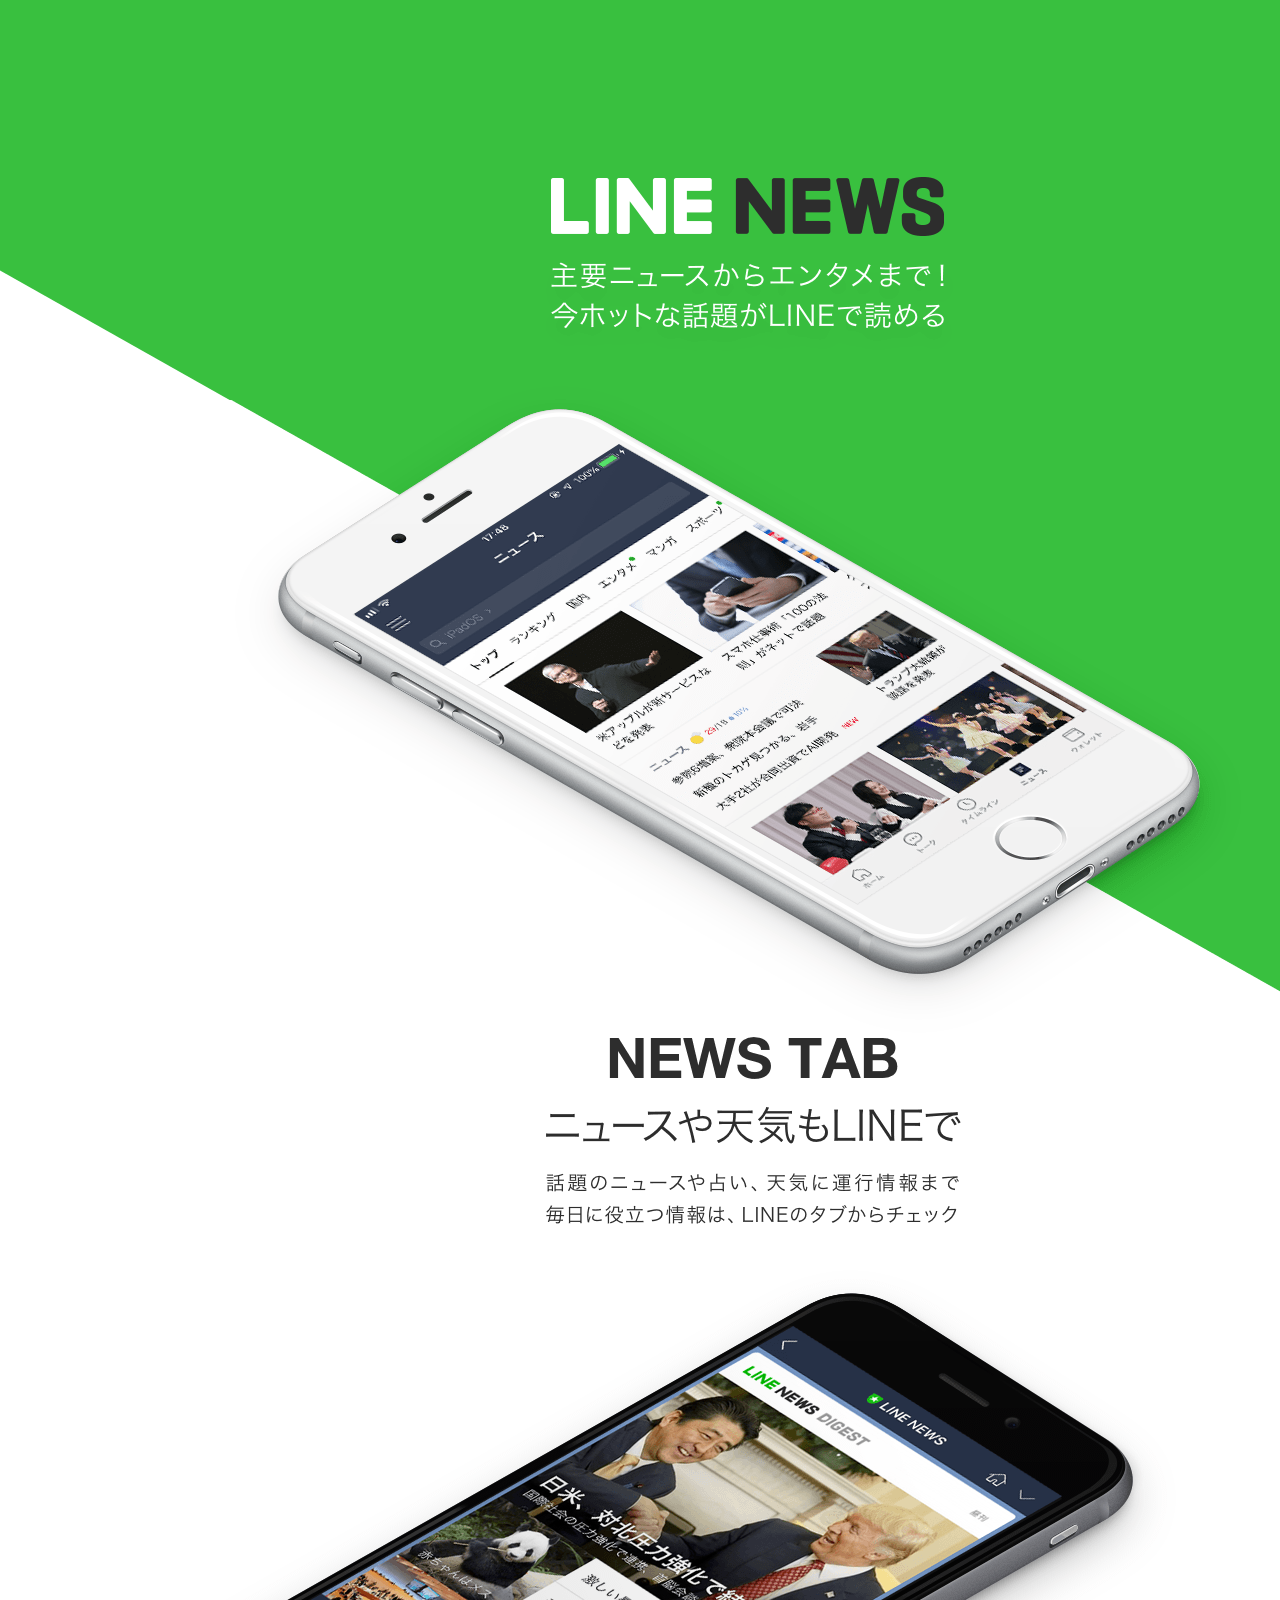
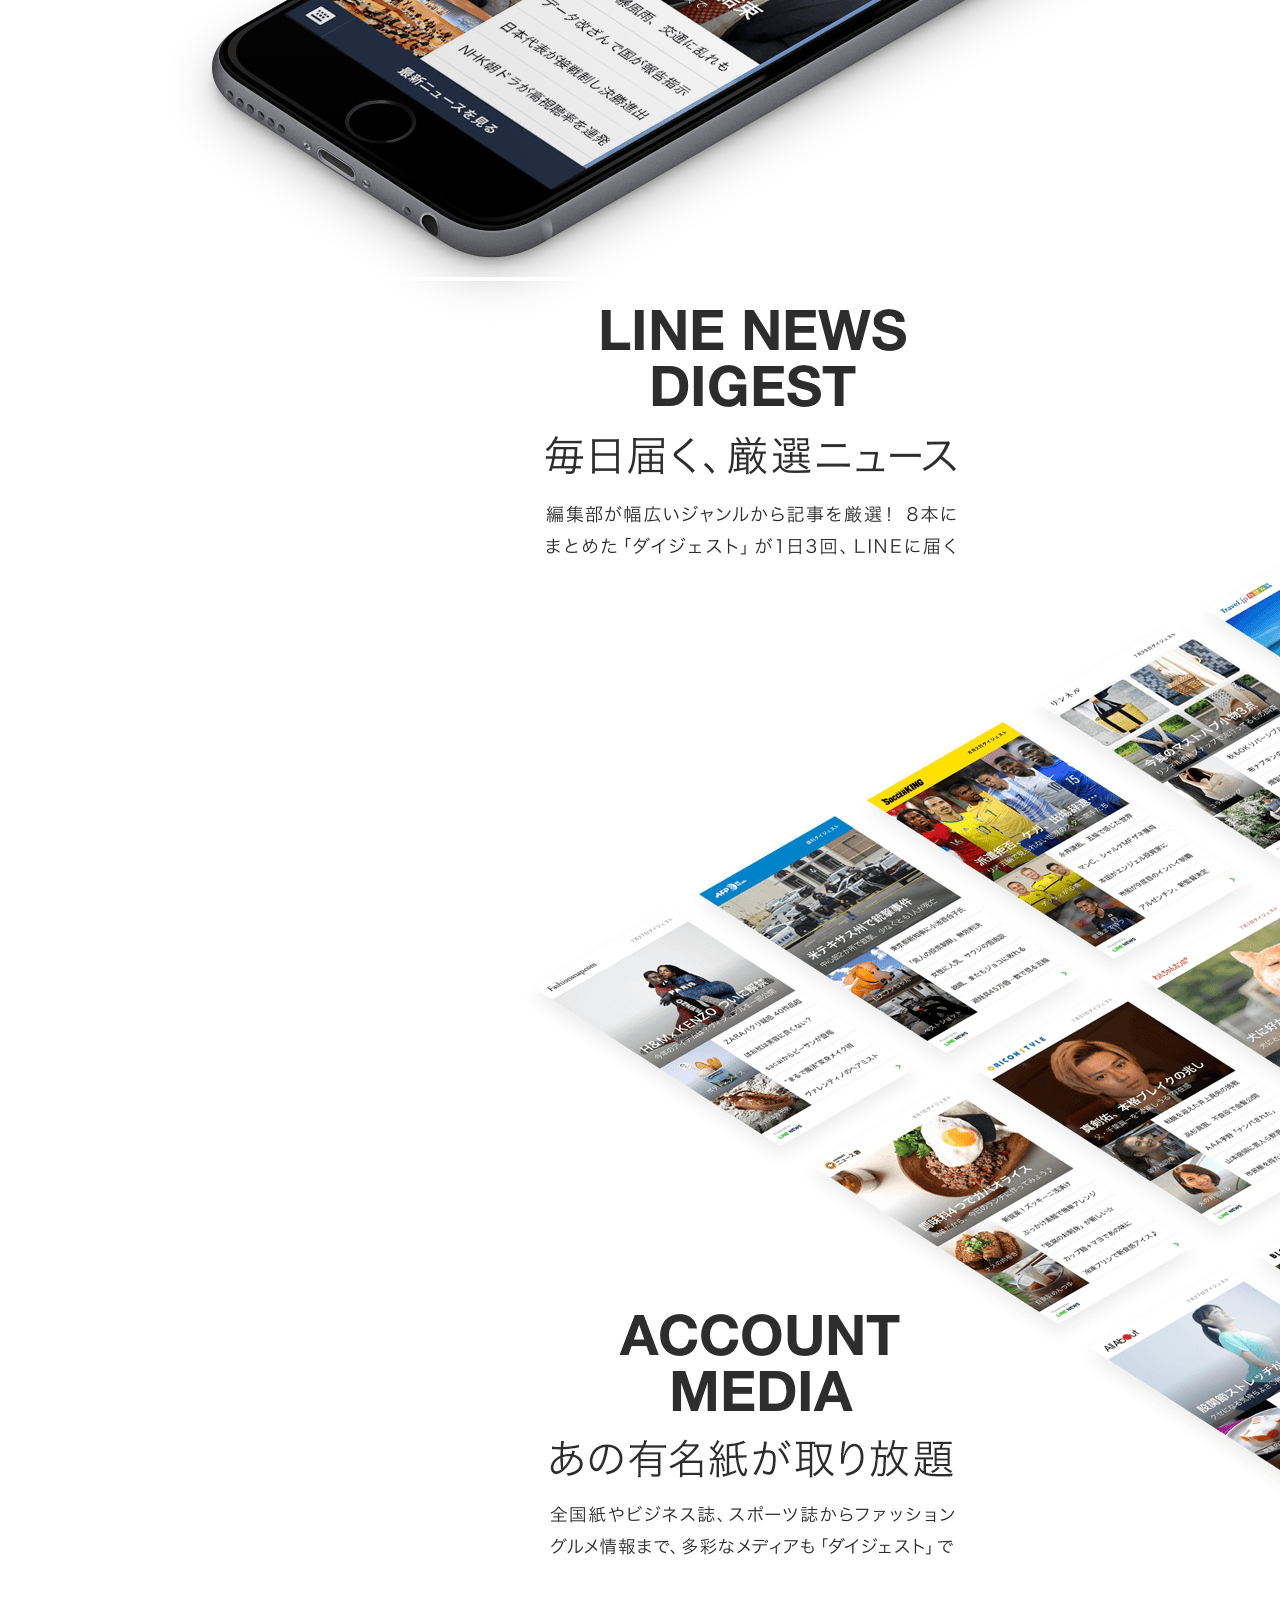
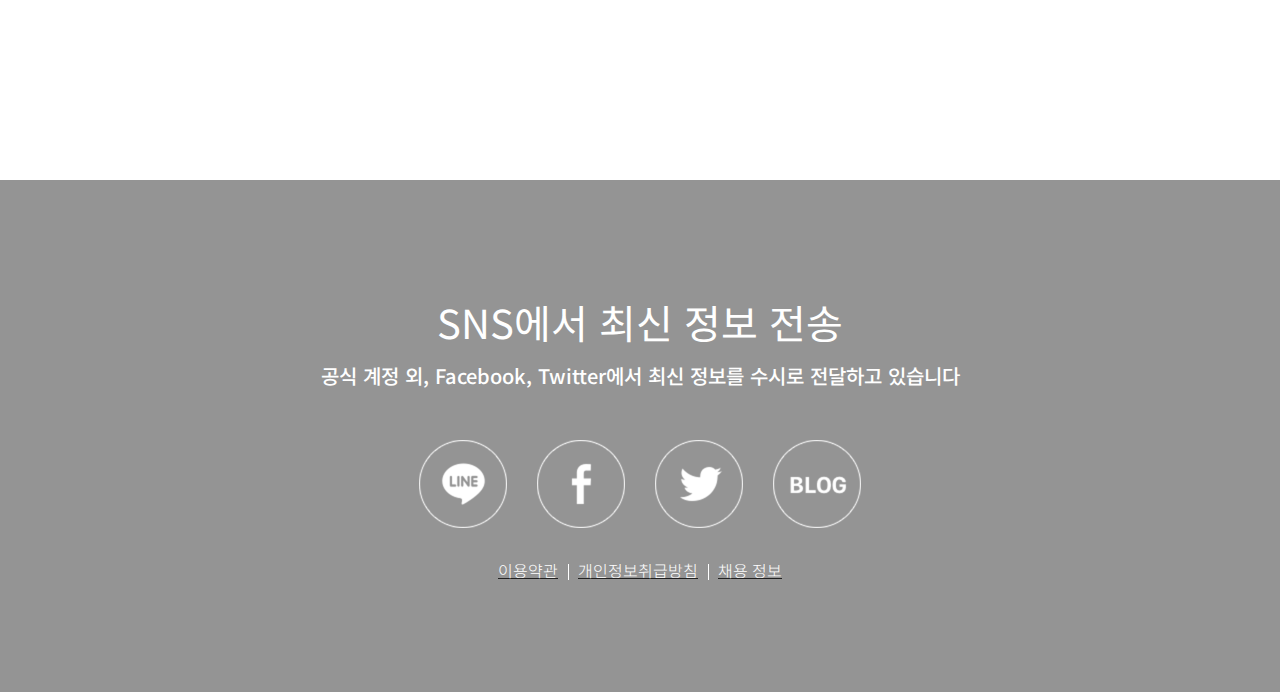
<file: line-sub_page-1/line-sub_page-1.html>
<!DOCTYPE html>
<html lang="ko">

<head>
  <meta charset="UTF-8">
  <meta http-equiv="X-UA-Compatible" content="IE=edge">
  <meta name="viewport" content="width=device-width, initial-scale=1.0">
  <title>포트폴리오LINE_NEWS</title>
  <link rel="stylesheet" href="css/reset.css">
  <link rel="stylesheet" href="css/sub_style-1.css">
  <script src="./js/jquery.min.js"></script>
  <script src="./js/function.js"></script>
</head>

<body>
  <div id="wrap">
    <header>
      <h1>LINE_NEWS</h1>
      <p><img src="./images/img_02.png" alt="LINE_NEWS사진"></p>
    </header>

    <hr>
    <section>
      <article class="article_1">
        <h2>
          NEWS_TAB
        </h2>
        <p><img src="./images/bg_mdLP01IR_04a.png" alt="NEWS_TAB사진"></p>
      </article>

      <article class="article_2">
        <h2>LINE NEWS DIGEST</h2>
        <p><img src="./images/bg_mdLP01IR_06.png" alt="LINE NEWS DIGEST사진"></p>
      </article>

      <article class="article_3">
        <h2>ACCOUBTMEDIA</h2>
      </article>
    </section>

    <hr>

    <footer>
      <h3>SNS에서 최신 정보 전송 </h3>
      <p>공식 계정 외, Facebook, Twitter에서 최신 정보를 수시로 전달하고 있습니다</p>
      <ul class="fot_sns_ico">
        <li><a href="#">라인</a></li>
        <li><a href="#">페이스북</a></li>
        <li><a href="#">트위터</a></li>
        <li><a href="#">블로그</a></li>
      </ul>

      <ul class="fot_info">
        <li><a href="#">이용약관</a></li>
        <li><a href="#">개인정보취급방침</a></li>
        <li><a href="#">채용 정보</a></li>
      </ul>
    </footer>
  </div>

</body>

</html>
</file>
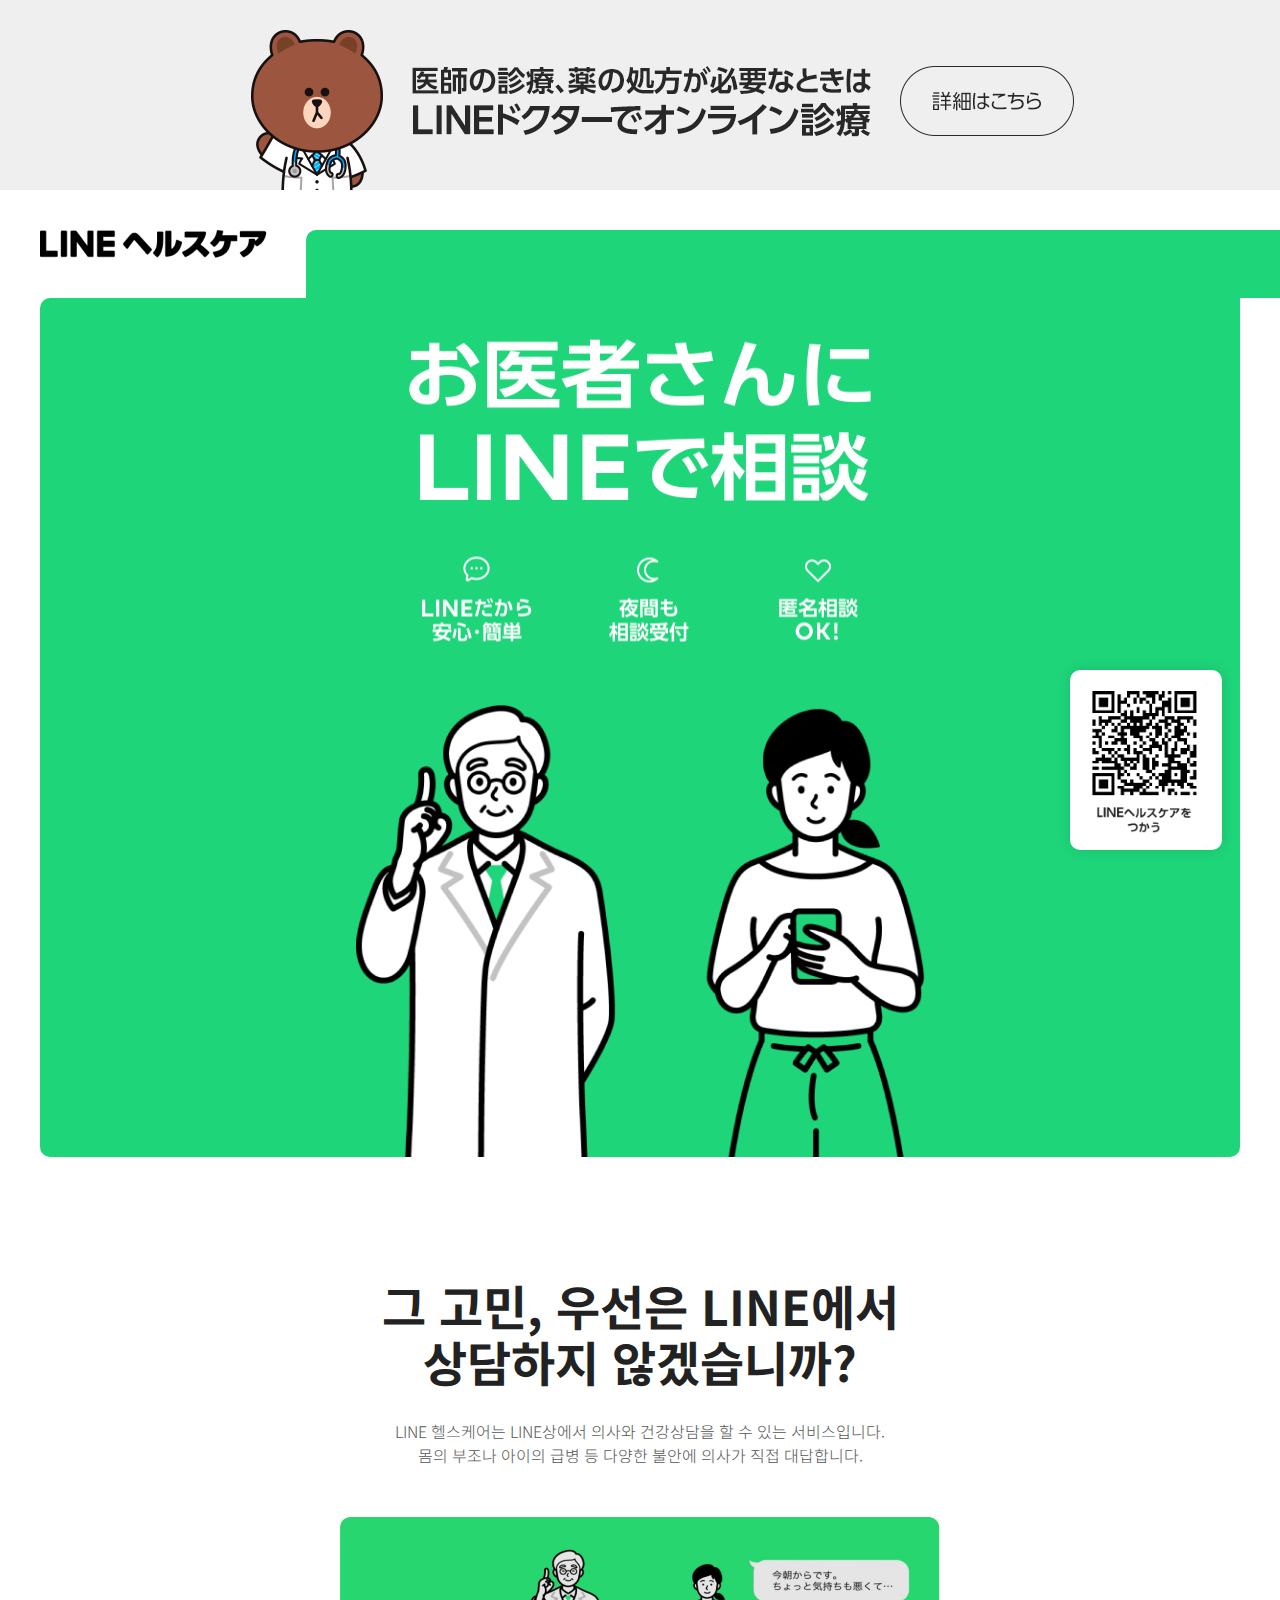
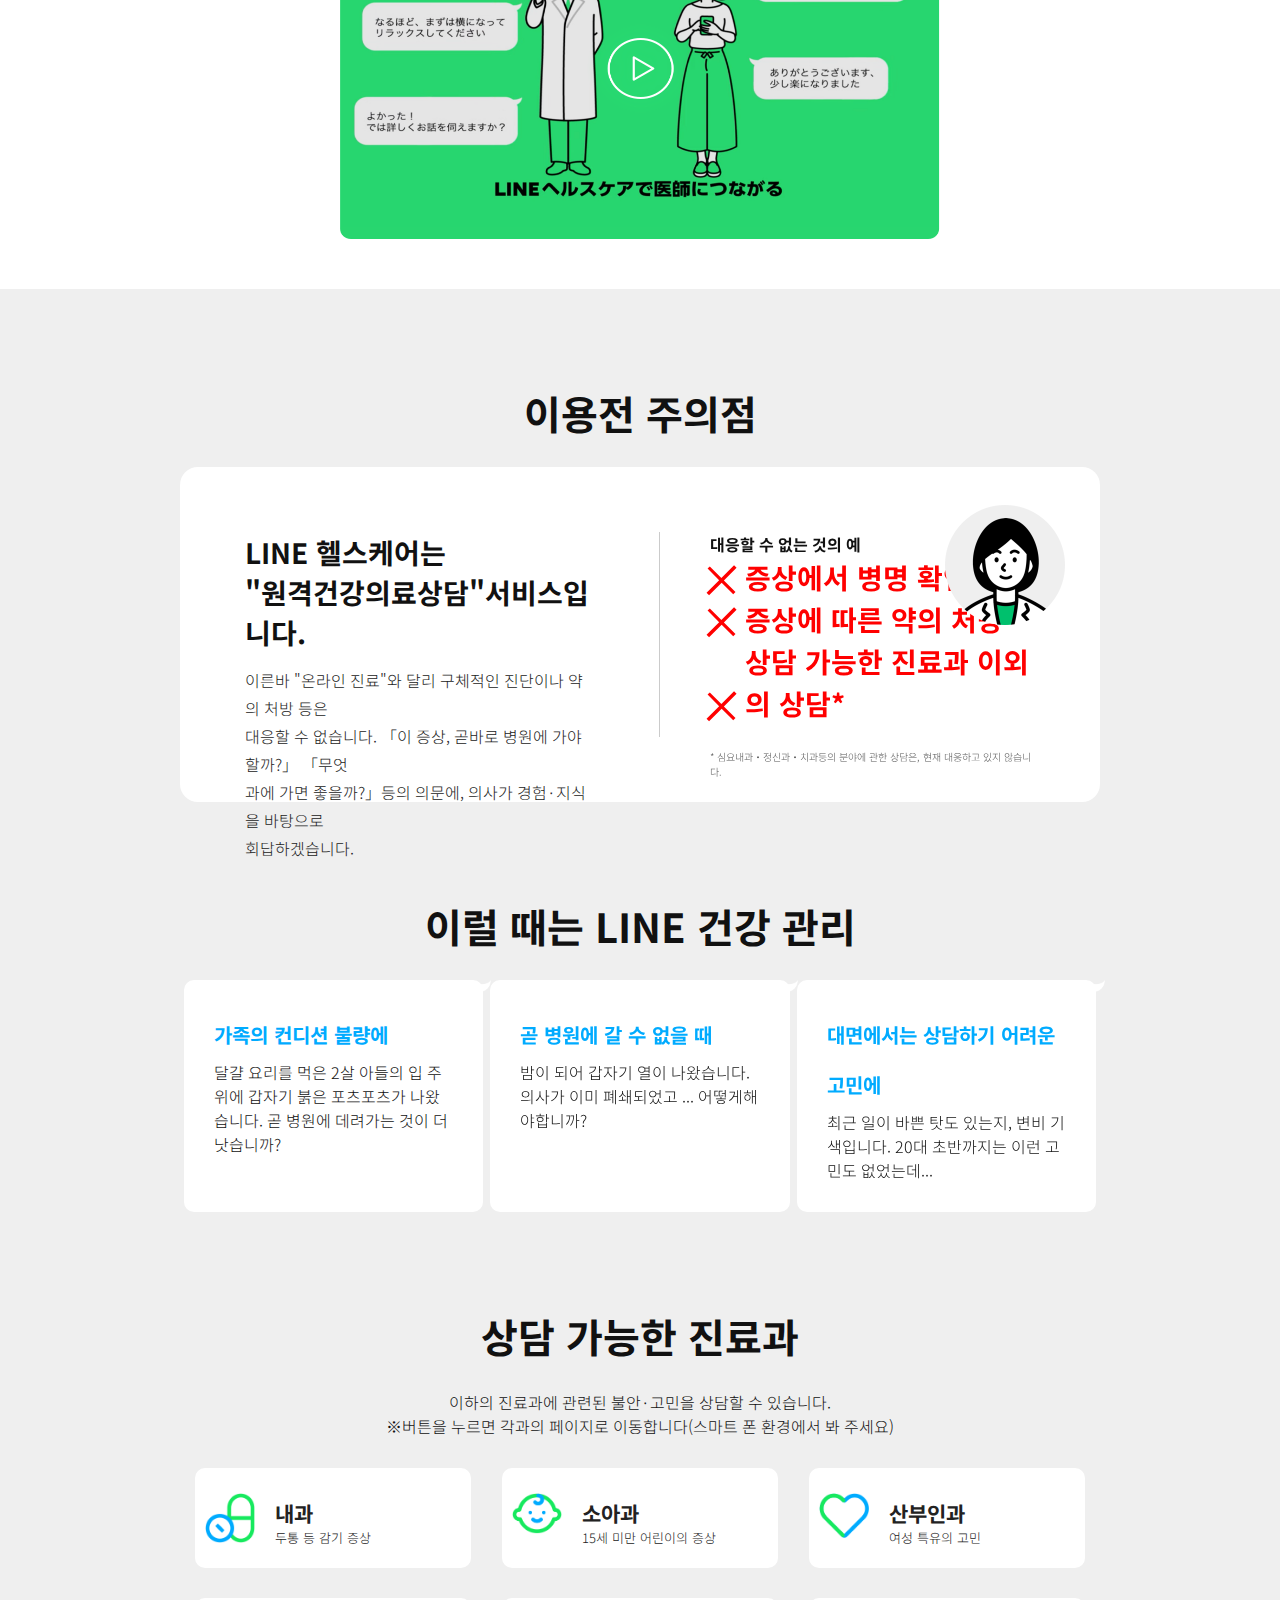
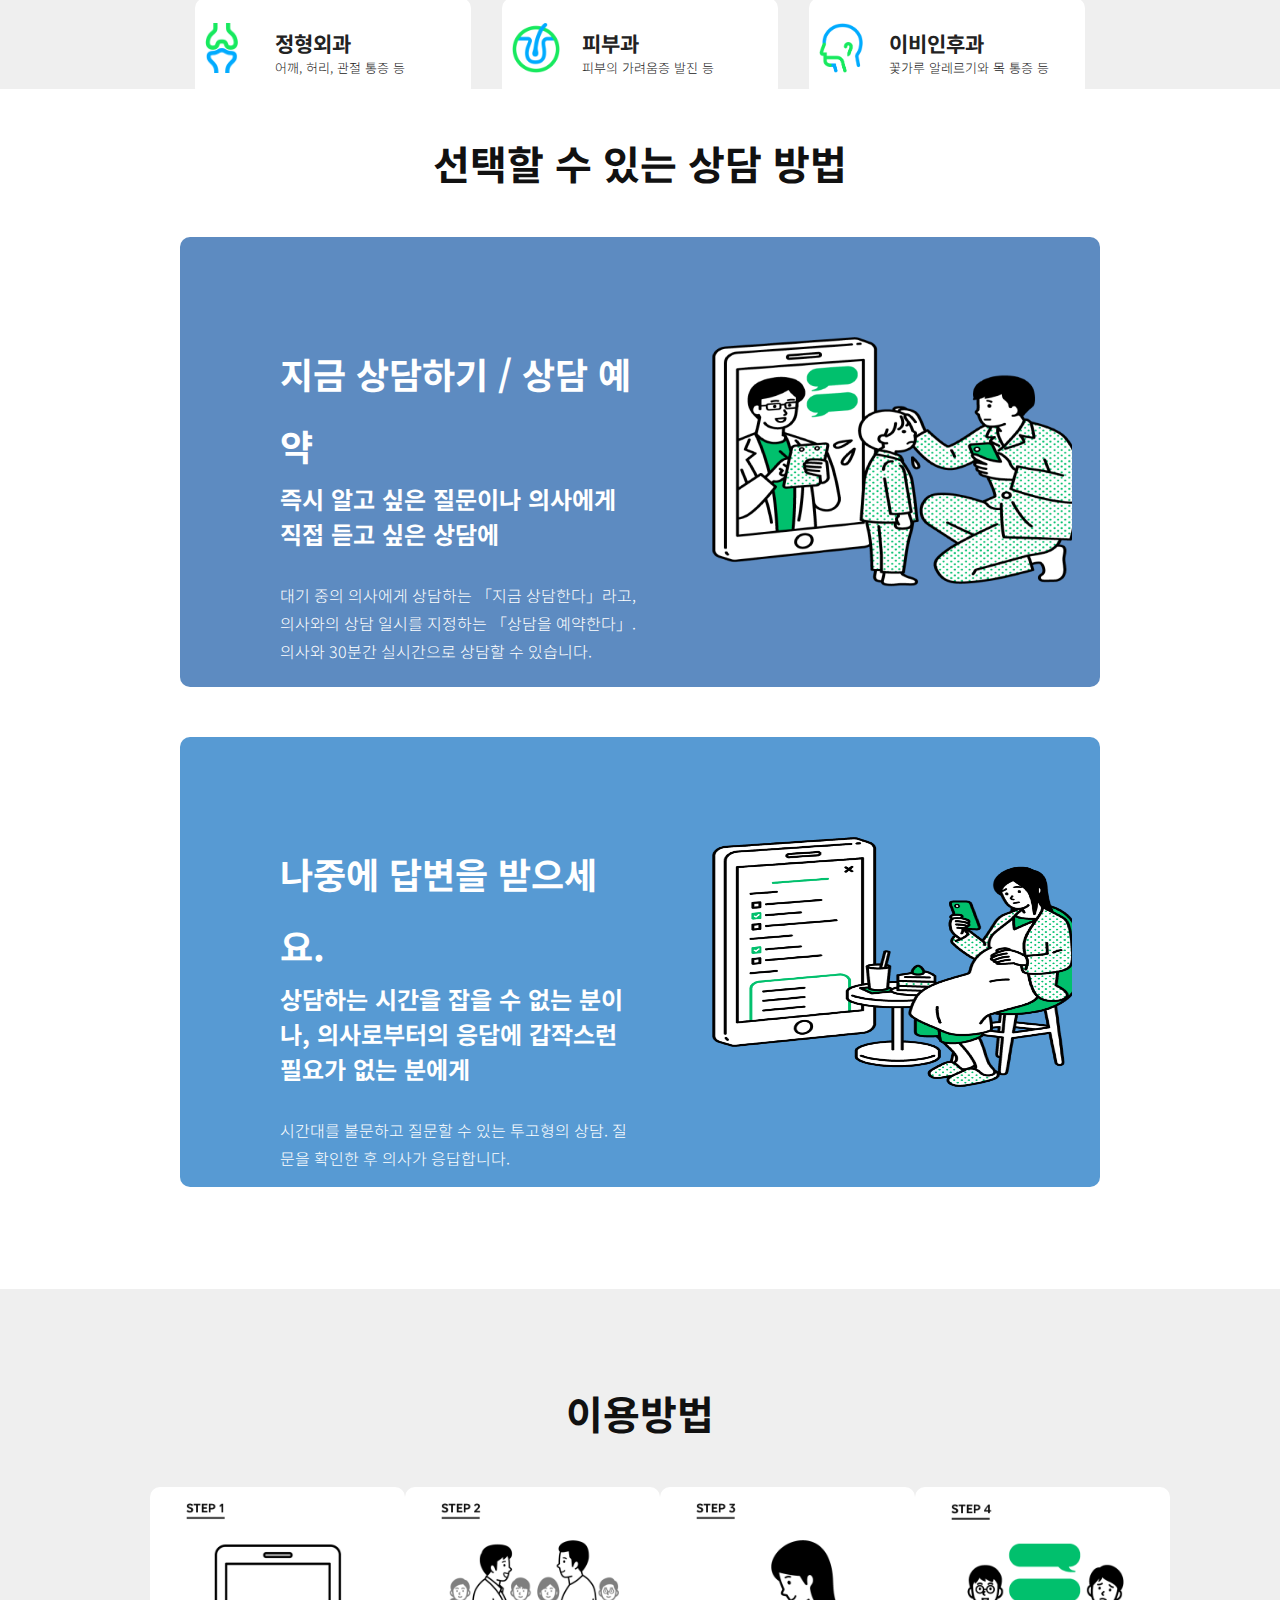
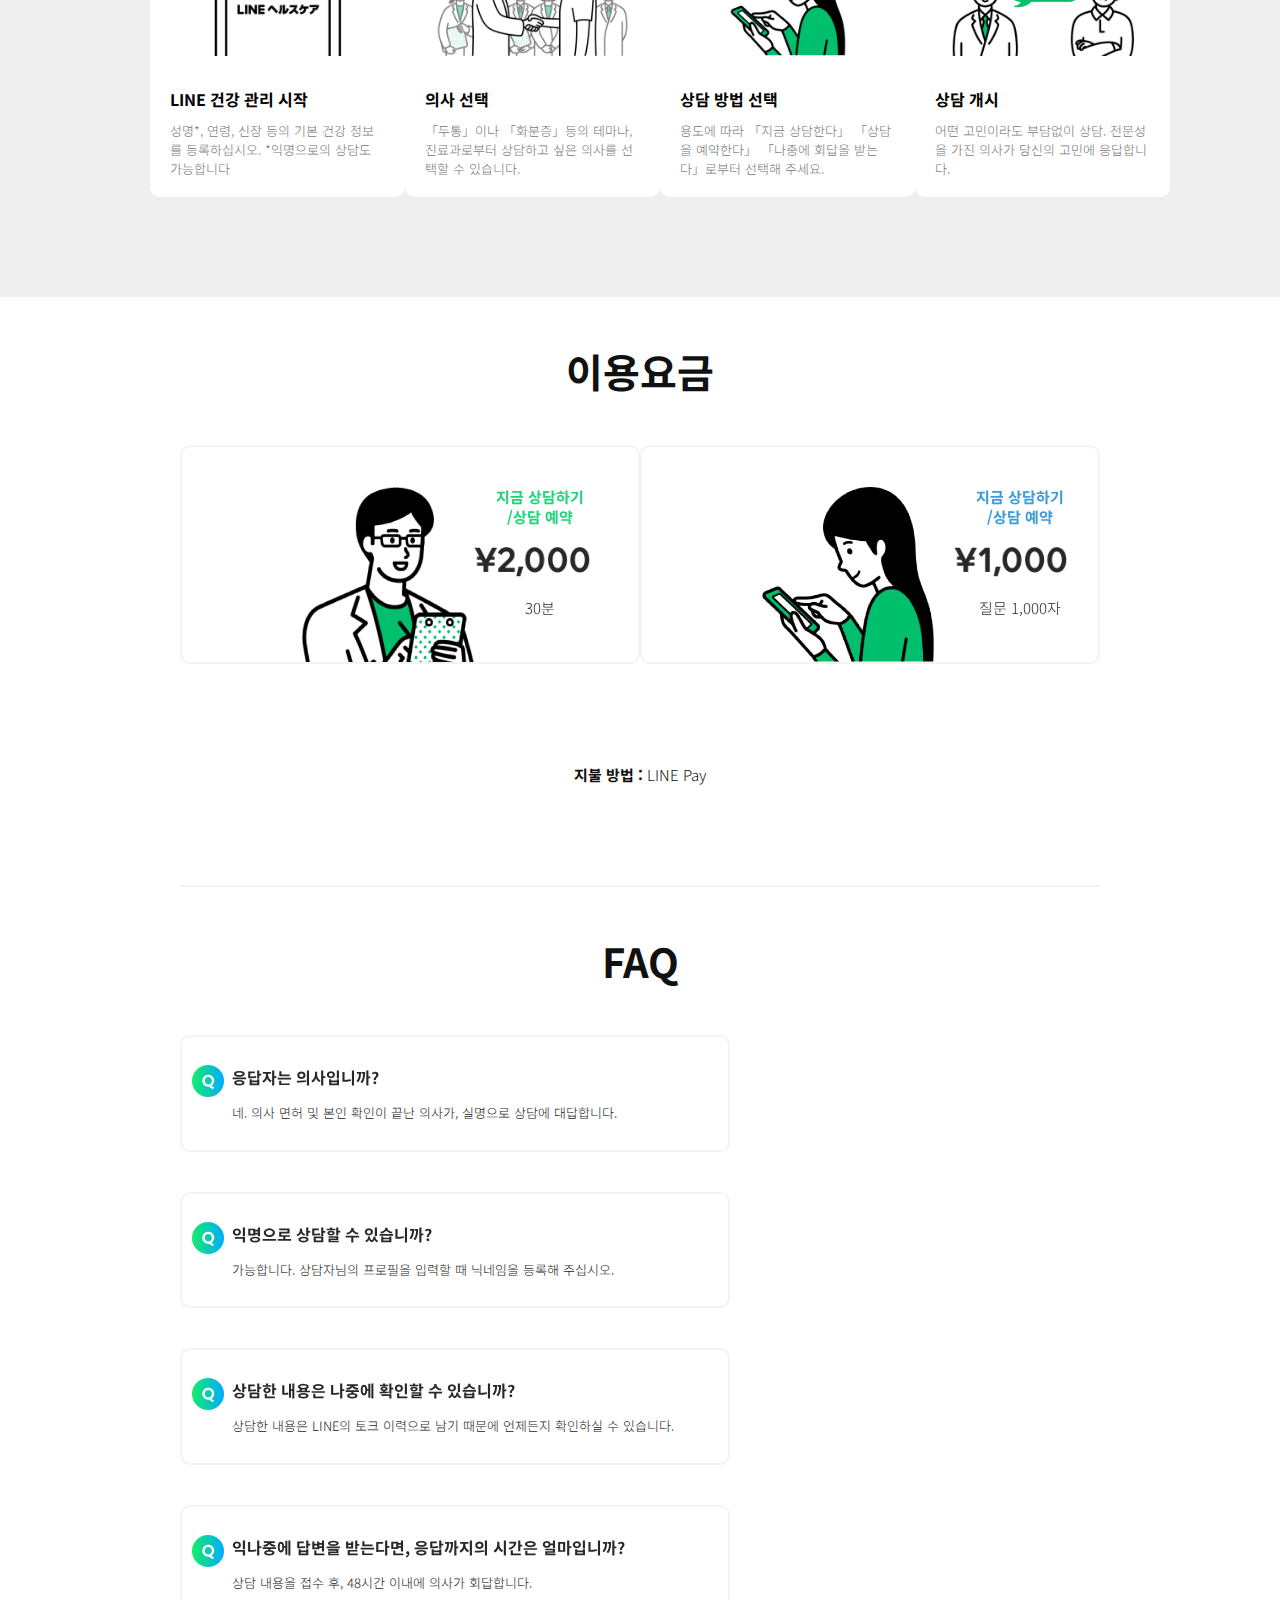
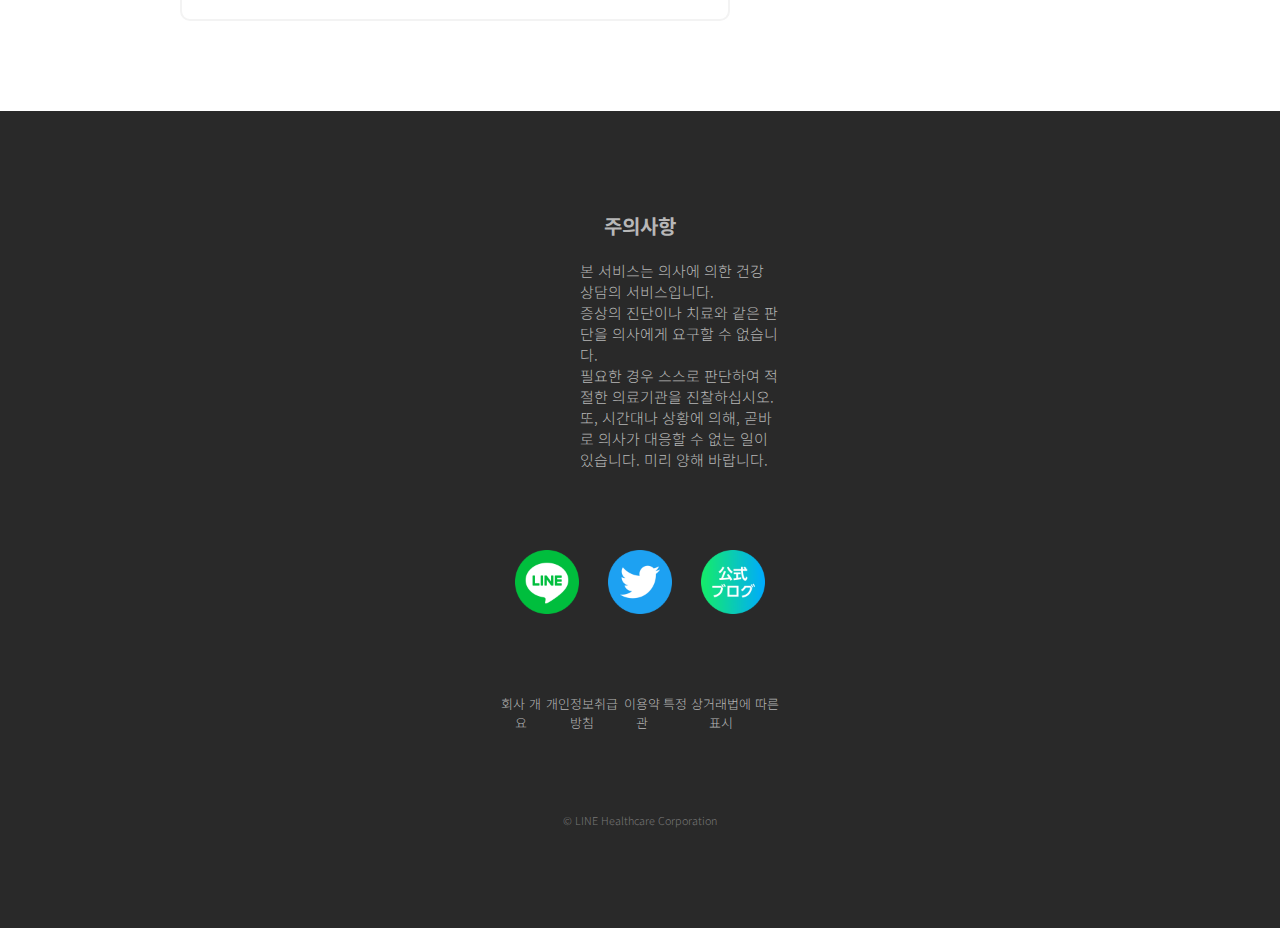
<file: line-sub_page-2/line-sub_page-2.html>
<!DOCTYPE html>
<html lang="ko">

<head>
  <meta charset="UTF-8">
  <meta http-equiv="X-UA-Compatible" content="IE=edge">
  <meta name="viewport" content="width=device-width, initial-scale=1.0">
  <link rel="stylesheet" href="css/reset.css">
  <link rel="stylesheet" href="css/style.css">
  <title>포트폴리오</title>
</head>

<body>
  <div id="wrap">
    <header>
      <h1><a href="#">헬스케어 최상단 배너</a></h1>
      <div class="fix_qrcode">qr코드</div>
    </header>

    <article class="article_1">
      <h2>LINE</h2>
      <div class="contant">
        <p class="textimg_1"><img src="./images/img_mainText.png" alt="메인텍스트"></p>
        <p class="textimg_2"><img src="./images/img_subText.png" alt="서브텍스트"></p>
        <p class="doctor_img">의사와간호사img</p>
        <p class="arrow">arrow</p>
      </div>
    </article>

    <article class="article_2">
      <h3>그 고민, 우선은 LINE에서<br />
        상담하지 않겠습니까?</h3>

      <p class="caption">
        LINE 헬스케어는 LINE상에서 의사와 건강상담을 할 수 있는 서비스입니다.<br />
        몸의 부조나 아이의 급병 등 다양한 불안에 의사가 직접 대답합니다.</p>


      <div class="video">
        <p> <a href="#"><img src="./images/img_mvthumbnail.png" alt="헬스케어비디오"></a></p>
      </div>
    </article>


    <article class="article_3">
      <h3>이용전 주의점</h3>
      <div class="contant_2">


        <div class="contant_2__contaniner_1">
          <p class="service_1">LINE 헬스케어는<br />
            "원격건강의료상담"서비스입니다.</p>
          <p class="service_1_p">
            이른바 "온라인 진료"와 달리 구체적인 진단이나 약의 처방 등은<br />
            대응할 수 없습니다. 「이 증상, 곧바로 병원에 가야 할까?」 「무엇<br />
            과에 가면 좋을까?」등의 의문에, 의사가 경험·지식을 바탕으로<br />
            회답하겠습니다.
          </p>
        </div>



        <div class="contant_2__contaniner_2">
          <!-- 해석 : 예시 -->
          <p class="ex">대응할 수 없는 것의 예</p>
          <ul>
            <li>증상에서 병명 확인</li>
            <li>증상에 따른 약의 처방</li>
            <li>상담 가능한 진료과 이외의 상담*</li>
          </ul>
          <p class="small_p">* 심요내과・정신과・치과등의 분야에 관한 상담은, 현재 대응하고 있지 않습니다.</p>
          <div class="waning_img">waning_img</div>

        </div>
      </div>

      <h3>이럴 때는 LINE 건강 관리</h3>

      <div class="contant_3">
        <div class="contant_3__container">
          <h4>가족의 컨디션 불량에</h4>
          <p>달걀 요리를 먹은 2살 아들의 입 주위에 갑자기 붉은 포츠포츠가 나왔습니다. 곧 병원에 데려가는 것이 더 낫습니까?</p>
        </div>
        <div class="contant_3__container">
          <h4>곧 병원에 갈 수 없을 때</h4>
          <p>밤이 되어 갑자기 열이 나왔습니다. 의사가 이미 폐쇄되었고 ... 어떻게해야합니까?</p>
        </div>
        <div class="contant_3__container">
          <h4>대면에서는 상담하기 어려운 고민에</h4>
          <p>최근 일이 바쁜 탓도 있는지, 변비 기색입니다. 20대 초반까지는 이런 고민도 없었는데...</p>
        </div>
      </div>

      <h3>상담 가능한 진료과</h3>

      <p class="smart_service">
        이하의 진료과에 관련된 불안·고민을 상담할 수 있습니다.<br />
        ※버튼을 누르면 각과의 페이지로 이동합니다(스마트 폰 환경에서 봐 주세요)
      </p>

      <ul class="subject">
        <li><a href="#">
            <span>내과</span>
            두통 등 감기 증상
          </a>
        </li>

        <li><a href="#">
            <span>소아과</span>
            15세 미만 어린이의 증상
          </a>
        </li>

        <li>
          <a href="#">
            <span>산부인과</span>
            여성 특유의 고민
          </a>
        </li>

        <li><a href="#">
            <span>정형외과</span>
            어깨, 허리, 관절 통증 등
          </a>
        </li>

        <li><a href="#">
            <span>피부과</span>
            피부의 가려움증 발진 등
          </a>
        </li>

        <li>
          <a href="#">
            <span>이비인후과</span>
            꽃가루 알레르기와 목 통증 등
          </a>
        </li>

      </ul>


      <ul class="subject">

      </ul>
    </article>

    <article class="article_4">
      <h3 class="h3">선택할 수 있는 상담 방법</h3>

      <ul class="consulting">
        <li>
          <p>지금 상담하기
            / 상담 예약</p>
          <p>즉시 알고 싶은 질문이나
            의사에게 직접 듣고 싶은 상담에</p>
          <p>대기 중의 의사에게 상담하는 「지금 상담한다」라고, 의사와의 상담 일시를 지정하는 「상담을 예약한다」. 의사와 30분간 실시간으로 상담할 수 있습니다.</p>
        </li>
        <li>
          <p class="consulting_img1">
            상담이미지
          </p>
        </li>
      </ul>


      <ul class="consulting_2">
        <li>
          <p>나중에 답변을 받으세요.</p>
          <p>상담하는 시간을 잡을 수 없는 분이나,
            의사로부터의 응답에 갑작스런 필요가 없는 분에게</p>
          <p>시간대를 불문하고 질문할 수 있는 투고형의 상담. 질문을 확인한 후 의사가 응답합니다.</p>
        </li>
        <li>
          <p class="consulting_img2">
            상담이미지2
          </p>
        </li>
      </ul>

    </article>


    <article class="article_5">

      <h3 class="h3">이용방법</h3>

      <div class="article_5__container">
        <div class="step_box">
          <p class="step1_img step_img">step1</p>
          <p> LINE 건강 관리 시작</p>
          <p> 성명*, 연령, 신장 등의 기본 건강 정보를 등록하십시오.
            *익명으로의 상담도 가능합니다</p>
        </div>

        <div class="step_box">
          <p class="step2_img step_img">step2</p>
          <p> 의사 선택</p>
          <p>「두통」이나 「화분증」등의 테마나, 진료과로부터 상담하고 싶은 의사를 선택할 수 있습니다.</p>
        </div>

        <div class="step_box">
          <p class="step3_img step_img">step3</p>
          <p> 상담 방법 선택</p>
          <p> 용도에 따라 「지금 상담한다」 「상담을 예약한다」 「나중에 회답을 받는다」로부터 선택해 주세요.</p>
        </div>

        <div class="step_box">
          <p class="step4_img step_img">step4</p>
          <p> 상담 개시</p>
          <p> 어떤 고민이라도 부담없이 상담. 전문성을 가진 의사가 당신의 고민에 응답합니다.</p>
        </div>


      </div>
    </article>

    <article class="article_6">
      <h3 class="h3">이용요금</h3>
      <div class="article_6__container">
        <div class="charge">
          <p class="charge_img charge_img_1">이용요금img_1</p>
          <ul class="charge__txt">
            <li>지금 상담하기<br />
              /상담 예약</li>
            <li>2000엔</li>
            <li>30분</li>
          </ul>
        </div>

        <div class="charge">
          <p class=" charge_img charge_img_2">이용요금img_2</p>
          <ol class="charge__txt">
            <li>지금 상담하기<br />
              /상담 예약</li>
            <li>1000엔</li>
            <li>질문 1,000자</li>
          </ol>
        </div>
      </div>
      <p class="payingMethod"><span>지불 방법 :</span> LINE Pay</p>
      <div class="faq_box">
        <h3 class="h3">FAQ</h3>
        <ul>
          <li><span>응답자는 의사입니까?</span><br />
            네. 의사 면허 및 본인 확인이 끝난 의사가, 실명으로 상담에 대답합니다.</li>
          <li><span>익명으로 상담할 수 있습니까?</span><br />
            가능합니다. 상담자님의 프로필을 입력할 때 닉네임을 등록해 주십시오.</li>
          <li><span>상담한 내용은 나중에 확인할 수 있습니까?</span><br />
            상담한 내용은 LINE의 토크 이력으로 남기 때문에 언제든지 확인하실 수 있습니다.</li>
          <li><span>익나중에 답변을 받는다면, 응답까지의 시간은 얼마입니까?</span><br />
            상담 내용을 접수 후, 48시간 이내에 의사가 회답합니다.</li>
        </ul>
      </div>
    </article><var>
      <footer>
        <div class="caution">
          <h4>주의사항</h4>
          <p>본 서비스는 의사에 의한 건강 상담의 서비스입니다.<br />
            증상의 진단이나 치료와 같은 판단을 의사에게 요구할 수 없습니다.<br />
            필요한 경우 스스로 판단하여 적절한 의료기관을 진찰하십시오.<br />
            또, 시간대나 상황에 의해, 곧바로 의사가 대응할 수 없는 일이 있습니다. 미리 양해 바랍니다.</p>
        </div>
        <ul>
          <li><a href="#">LINE</a></li>
          <li><a href="#">트위터</a></li>
          <li><a href="#">블로그</a></li>
        </ul>
        <ol>
          <li><a href="#">회사 개요</a></li>
          <li><a href="#">개인정보취급방침</a></li>
          <li><a href="#">이용약관</a></li>
          <li><a href="#">특정 상거래법에 따른 표시</a></li>
        </ol>

        <address>© LINE Healthcare Corporation</address>

      </footer>
    </var>
  </div>

</body>

</html>
</file>
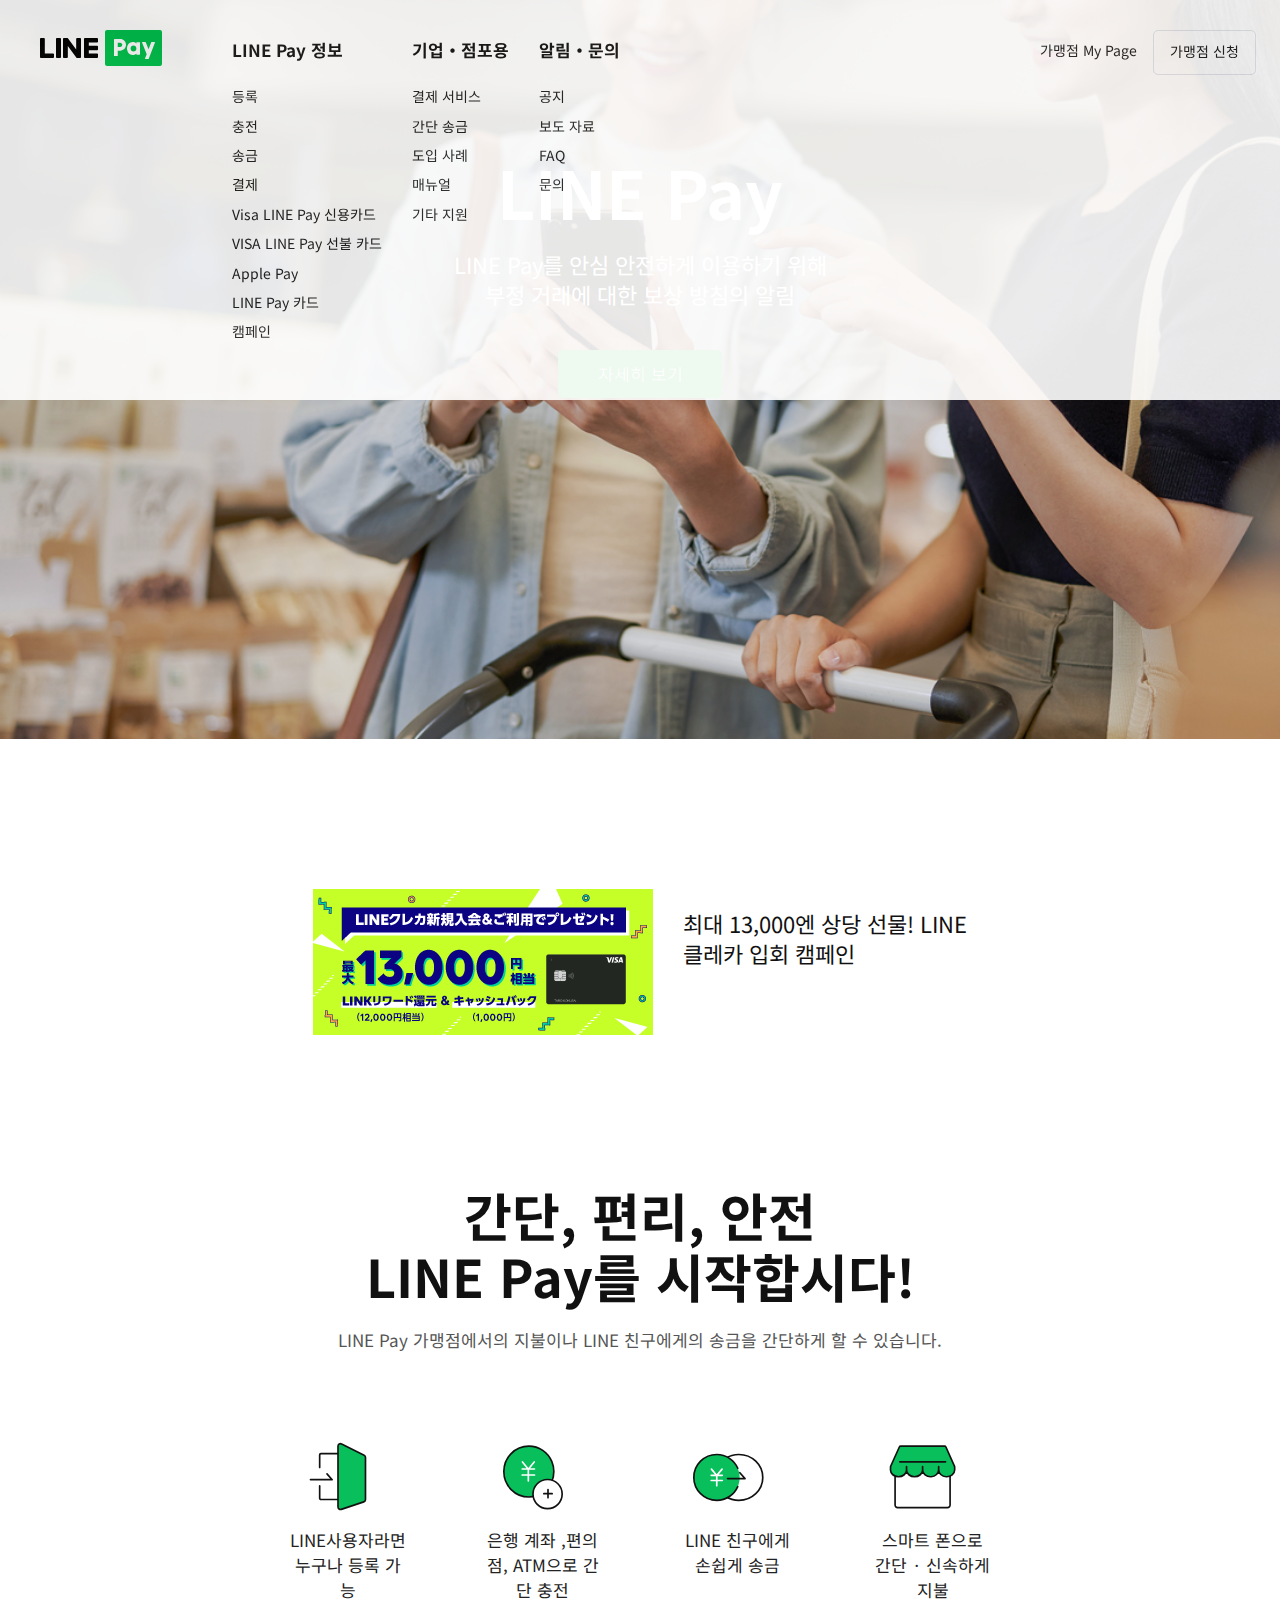
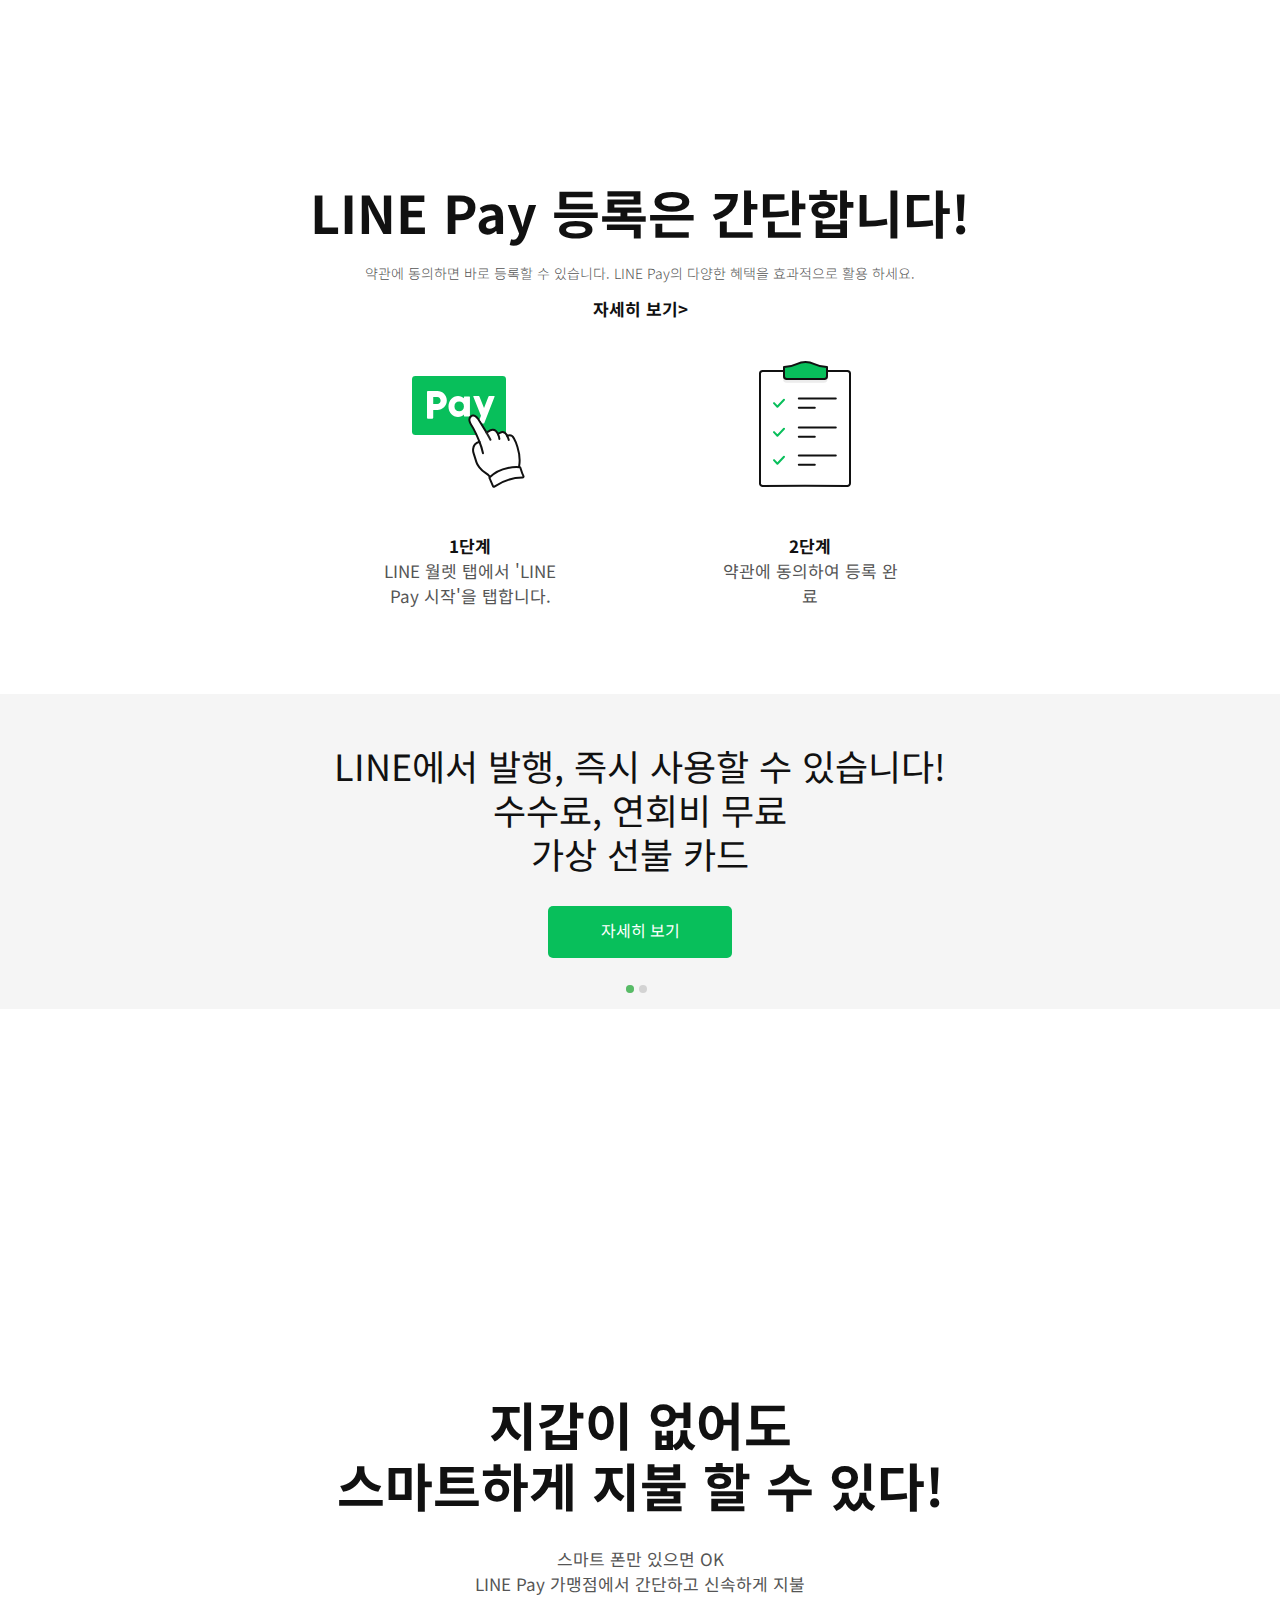
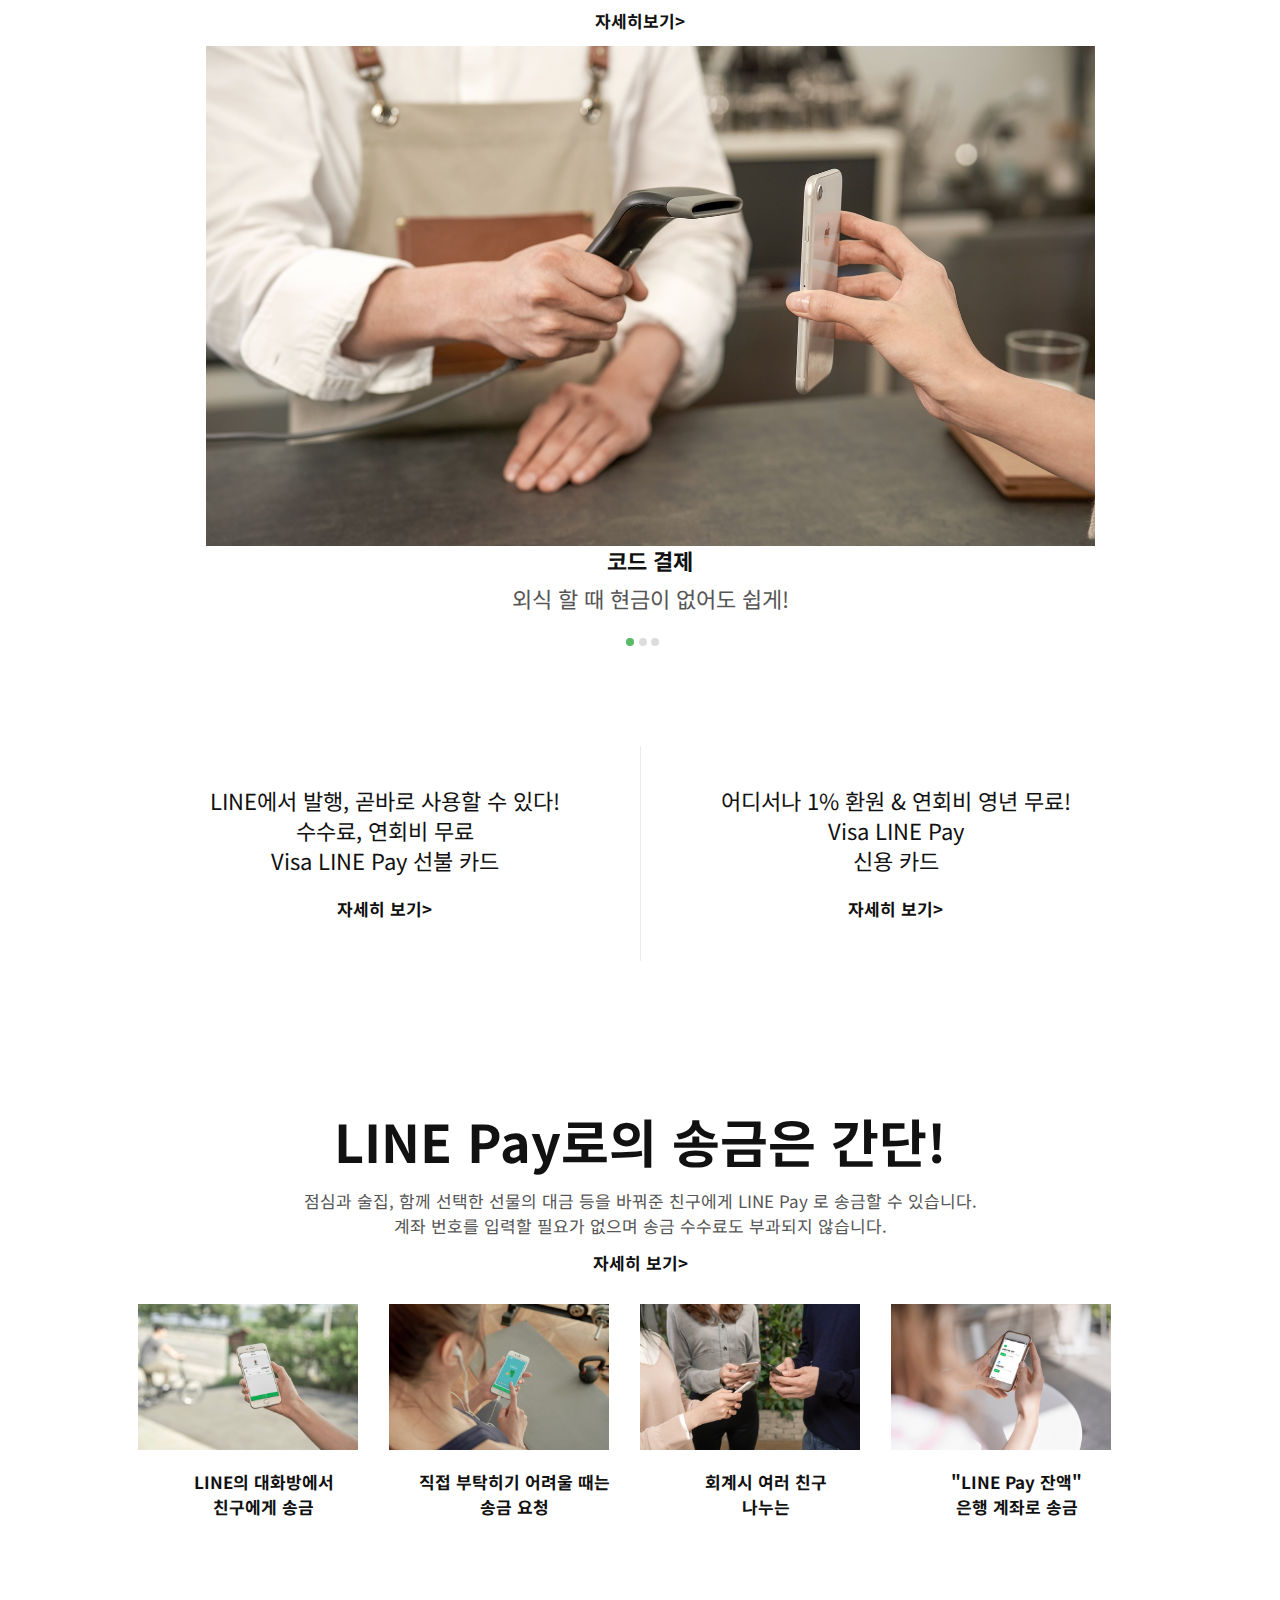
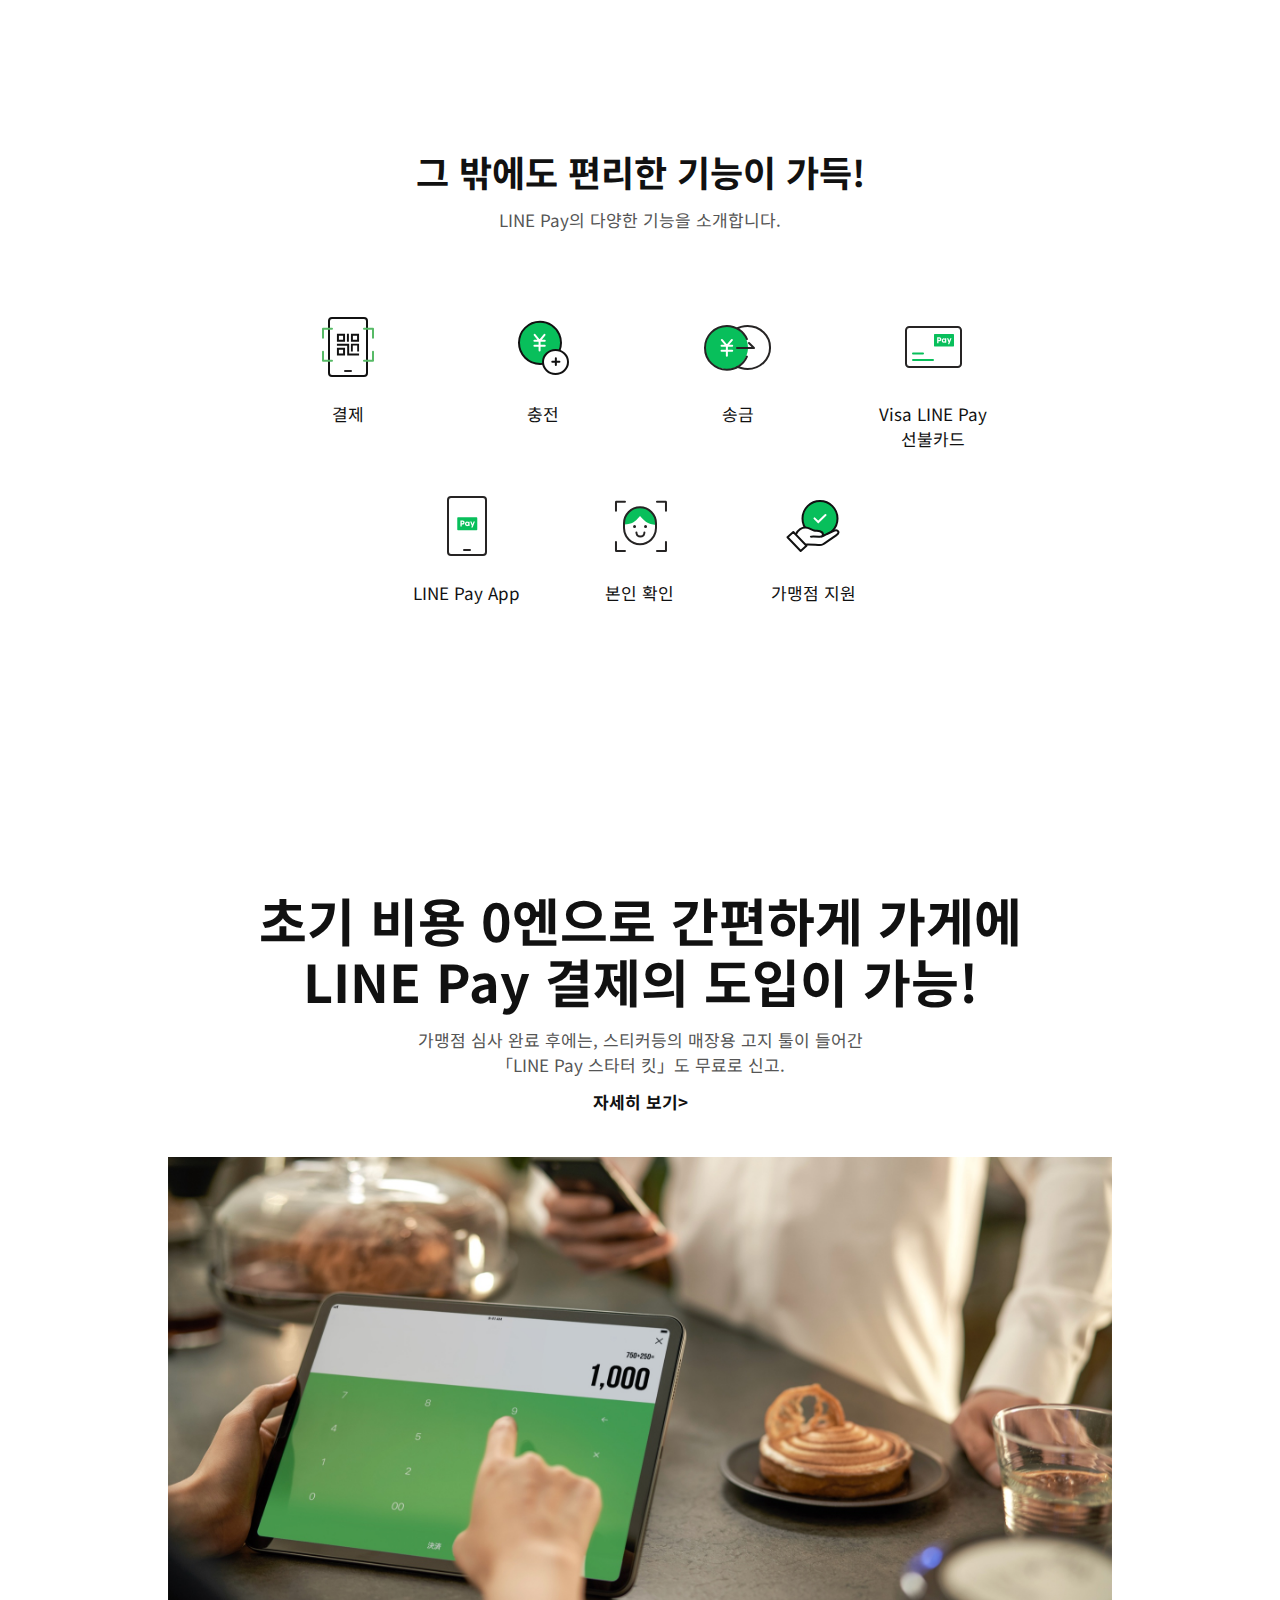
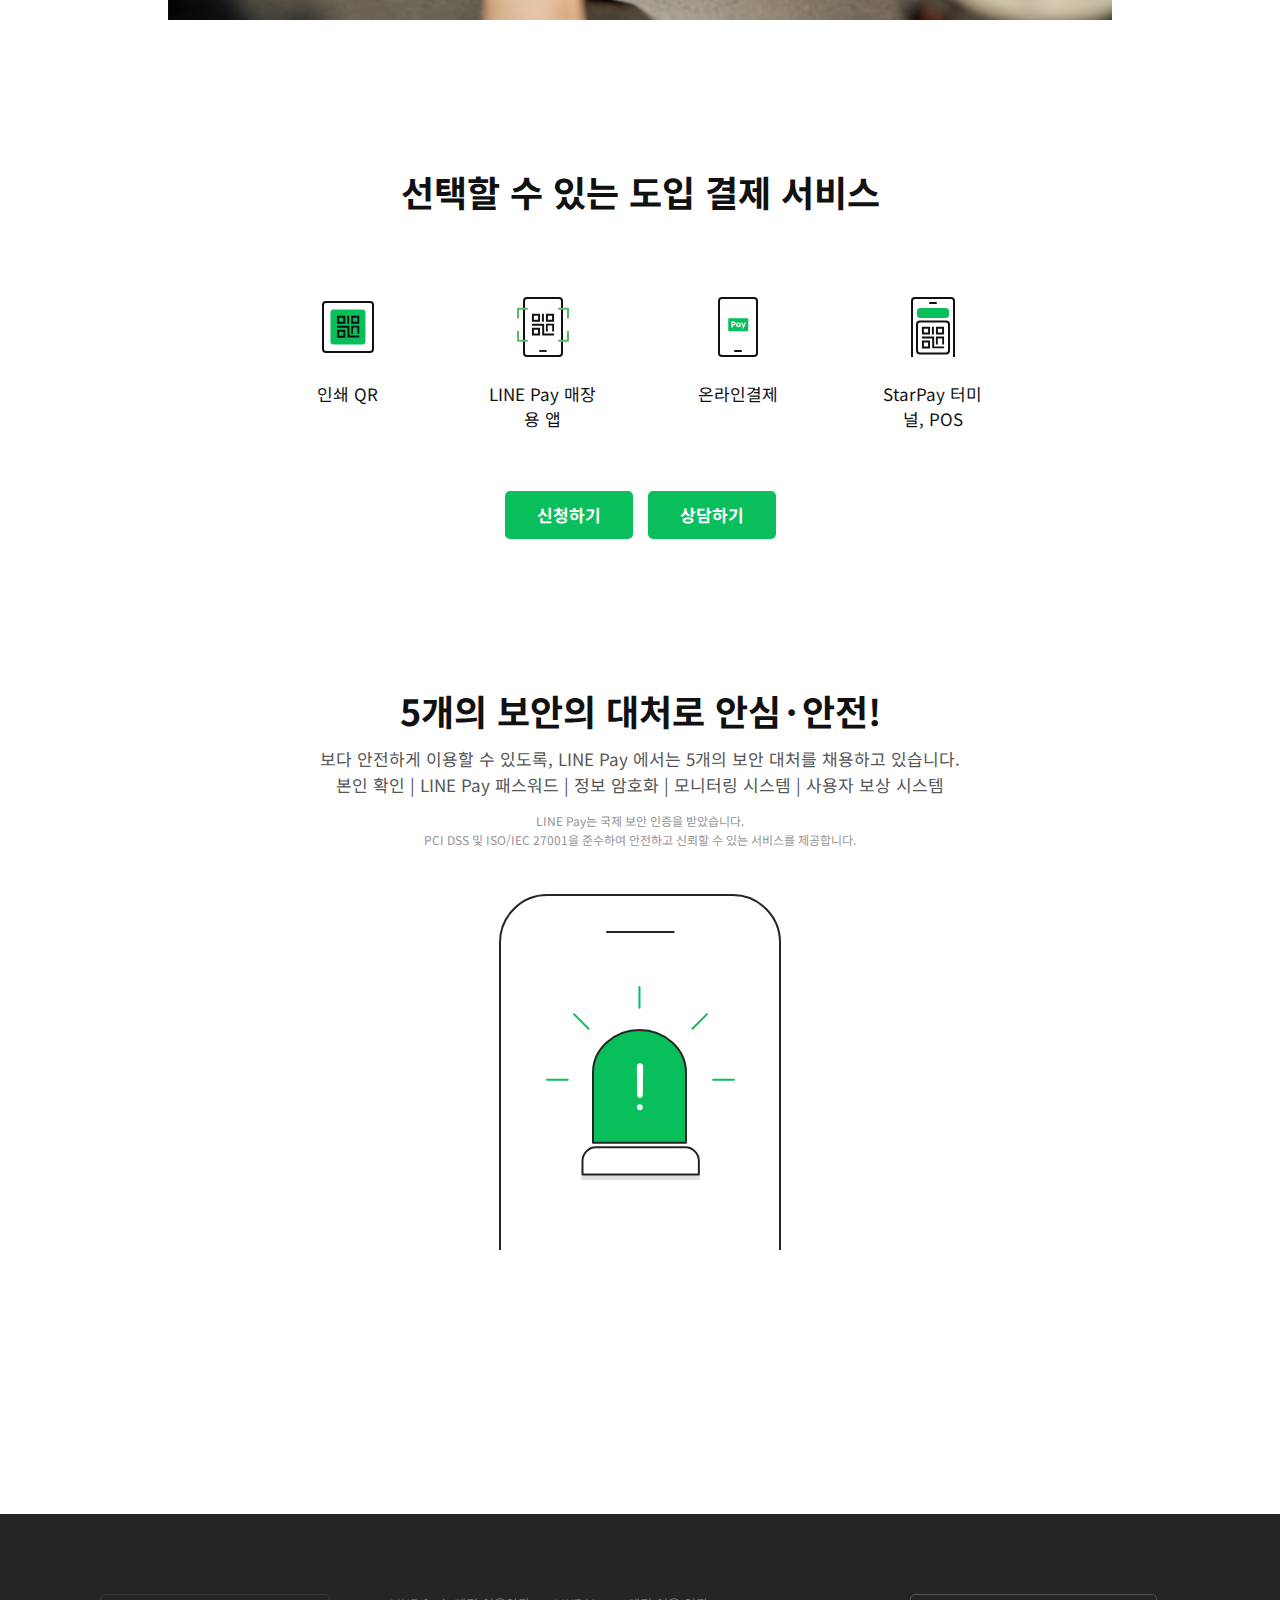
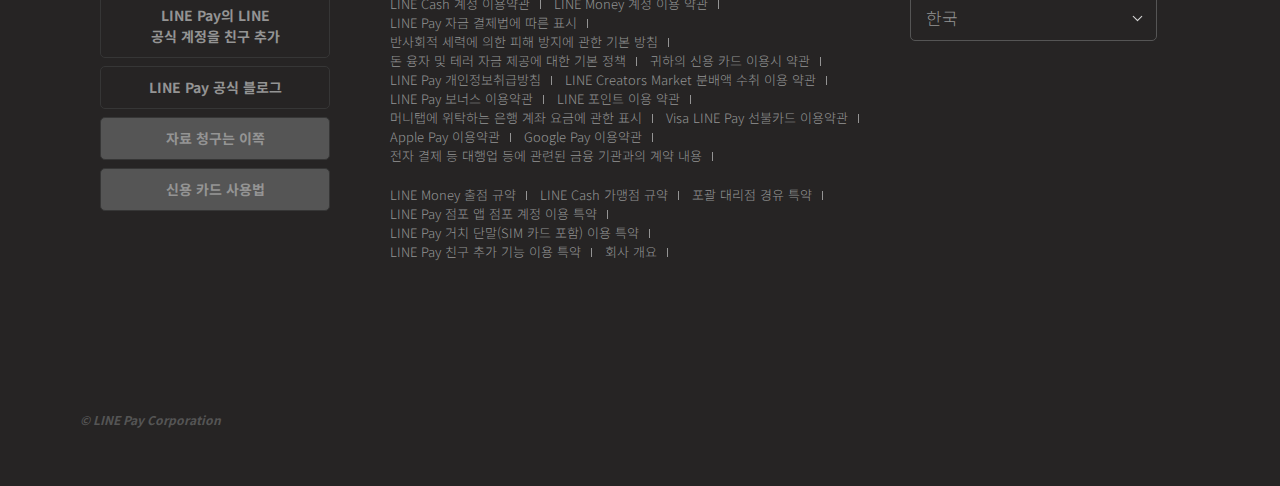
<file: line-sub_page-3/line-sub_page-3.html>
<!DOCTYPE html>
<html lang="ko">

<head>
  <meta charset="UTF-8">
  <meta http-equiv="X-UA-Compatible" content="IE=edge">
  <meta name="viewport" content="width=device-width, initial-scale=1.0">
  <title>LINE포트폴리오_page_3</title>
  <link rel="stylesheet" href="./css/reset.css">
  <link rel="stylesheet" href="./css/style.css">
  <script src="./js/jquery.min.js"></script>
  <script src="./js/function.js"></script>
</head>

<body>
  <div id="wrap">
    <header>
      <div class="header_top">
        <h1 class="logo"><a href="#">LINEPay</a></h1>
        <ul class="gnb">
          <li class="gnb__li">
            LINE Pay 정보
            <ol class="lnb">
              <li><a href="#">등록</a></li>
              <li><a href="#">충전</a></li>
              <li><a href="#">송금</a></li>
              <li><a href="#">결제</a></li>
              <li><a href="#">Visa LINE Pay
                  신용카드
                </a></li>
              <li><a href="#">VISA LINE Pay
                  선불 카드
                </a></li>
              <li><a href="#">Apple Pay</a></li>
              <li><a href="#">LINE Pay 카드</a></li>
              <li><a href="#">캠페인</a></li>
            </ol>
          </li>
          <li class="gnb__li"> 기업・점포용
            <ol class="lnb">
              <li><a href="#">결제 서비스</a></li>
              <li><a href="#">간단 송금</a></li>
              <li><a href="#">도입 사례</a></li>
              <li><a href="#">매뉴얼</a></li>
              <li><a href="#">기타 지원</a></li>
            </ol>
          </li>
          <li class="gnb__li"> 알림・문의
            <ol class="lnb">
              <li><a href="#">공지</a></li>
              <li><a href="#">보도 자료</a></li>
              <li><a href="#">FAQ</a></li>
              <li><a href="#">문의</a></li>
            </ol>
          </li>
        </ul>
        <div class="franchisee">
          <p><a href="#">가맹점 My Page</a></p>
          <p><a href="#">가맹점 신청</a></p>
        </div>

      </div>
    </header>

    <section>
      <h2 class="sr-only">라인페이 본문내용</h2>
      <article class="article_1">
        <h2 class="sr-only">라인페이 베너</h2>
        <div class="baner_container">
          <h3 class="text-center">LINE Pay</h3>
          <p class="text-center">LINE Pay를 안심 안전하게 이용하기 위해<br />
            부정 거래에 대한 보상 방침의 알림</p>
          <p><a href="#">자세히 보기</a></p>
        </div>
      </article>

      <article class="article_2">
        <h2 class="sr-only">13,000엔 상당</h2>
        <div class="article_2__container">
          <div class="img_13000">13,000엔</div>
          <div class="article_2__container__text">
            <p>최대 13,000엔 상당 선물! LINE<br />
              클레카 입회 캠페인</p>
          </div>
        </div>
      </article>

      <article class="article_3">
        <h4 class="txt_h4">간단, 편리, 안전<br />
          LINE Pay를 시작합시다!</h4>
        <p class="text-center">LINE Pay 가맹점에서의 지불이나 LINE 친구에게의 송금을 간단하게 할 수 있습니다.</p>

        <div class="article_3__container">
          <ul>
            <li class="art_3_img01 art_3_img_h"><a href="#">LINE사용자라면 누구나 등록 가능 img</a>
              <ol>
                <li><a href="#">LINE사용자라면
                    누구나 등록 가능</a></li>
              </ol>
            </li>
            <li class="art_3_img02 art_3_img_h"><a href="#">은행 계좌 ,편의점, ATM으로 간단 충전img</a>
              <ol>
                <li><a href="#">은행 계좌 ,편의점, ATM으로 간단 충전</a></li>
              </ol>
            </li>
            <li class="art_3_img03 art_3_img_h"><a href="#">LINE 친구에게 손쉽게 송금img</a>
              <ol>
                <li><a href="#">LINE 친구에게 손쉽게 송금</a></li>
              </ol>
            </li>
            <li class="art_3_img04 art_3_img_h"><a href="#">스마트 폰을 간단 신속하게 지불img</a>
              <ol>
                <li><a href="#">스마트 폰으로
                    간단 · 신속하게
                    지불</a></li>
              </ol>
            </li>
          </ul>
        </div>
      </article>
      <article class="article_4">
        <h4 class="txt_h4">LINE Pay 등록은 간단합니다!</h4>
        <p class="txt_p">약관에 동의하면 바로 등록할 수 있습니다. LINE Pay의 다양한 혜택을 효과적으로 활용 하세요.</p>
        <p class="txt_read-more"><a href="#">자세히 보기></a></p>
        <ul>
          <li class="ul__li_img01 ul__li_img">01단계img
            <p>1단계</p>
            <p>LINE 월렛 탭에서
              'LINE Pay 시작'을 탭합니다.</p>
          </li>
          <li class="ul__li_img02 ul__li_img">02단계img
            <p>2단계</p>
            <p>약관에 동의하여 등록 완료</p>
          </li>
        </ul>

      </article>
      <article class="article_5">
        <h2 class="sr-only">article_5슬라이드</h2>
        <div class="slides">
          <div class="slides-container">
            <div class="slide_p">
              <p>LINE에서 발행, 즉시 사용할 수 있습니다!<br />
                수수료, 연회비 무료<br />
                가상 선불 카드
              </p>
              <p><a href="#">자세히 보기</a></p>
            </div>

            <div class="slide_p">
              <p>어디서나 1% 환원 & 연회비 영년 무료!<br />
                Visa LINE Pay 신용 카드로<br />
                스마트 폰 결제도 유익 하게, 부드럽게!</p>
              <p><a href="#">자세히 보기</a></p>
            </div>

          </div>
          <ul class="slides-pagination">
            <li class="on"><a href="#">1번</a></li>
            <li> <a href="#">2번</a></li>
          </ul>
        </div>


      </article>

      <article class="article_6">
        <div class="smart_pay">
          <h4 class="txt_h4">지갑이 없어도<br />
            스마트하게 지불 할 수 있다!</h4>
          <p>스마트 폰만 있으면 OK<br />
            LINE Pay 가맹점에서 간단하고 신속하게 지불</p>
          <p class="txt_read-more"><a href="#">자세히보기></a></p>

        </div>

        <div class="slides_payment">
          <div class="slides-container">
            <div class="slide_p">
              <p class="img_code_payment img_payment">코드결제bgi</p>

              <p><span>코드 결제</span></p>
              <p>외식 할 때 현금이 없어도 쉽게!</p>
            </div>

            <div class="slide_p">
              <p class="img_online_payment img_payment">온라인결제bgi</p>
              <p><span>온라인 결제</span></p>
              <p>복잡한 결제 수단 대신 LINE Pay!</p>
            </div>

            <div class="slide_p">
              <p class="img_conveyance_payment img_payment">송장결제bgi</p>
              <p><span>송장 결제</span></p>
              <p>코드를 스캔하면 결제 완료!</p>
            </div>

          </div>
          <ul class="slides-pagination">
            <li class="on"><a href="#">1번</a></li>
            <li> <a href="#">2번</a></li>
            <li> <a href="#">3번</a></li>
          </ul>
        </div>

        <div class="visalinepay_container">
          <div class="visalinepay visalinepay_1">
            <p>
              LINE에서 발행, 곧바로 사용할 수 있다!<br />
              수수료, 연회비 무료<br />
              Visa LINE Pay 선불 카드<br />
              <a href="#">자세히 보기></a>
            </p>
          </div>
          <div class="visalinepay">
            <p>
              어디서나 1% 환원 & 연회비 영년 무료!<br />
              Visa LINE Pay<br />
              신용 카드<br />
              <a href="#">자세히 보기></a>
            </p>
          </div>
        </div>

        <div class="remittance_container">
          <h4 class="txt_h4">LINE Pay로의 송금은 간단!</h4>
          <p class="txt_p">점심과 술집, 함께 선택한 선물의 대금 등을 바꿔준 친구에게 LINE Pay 로 송금할 수 있습니다.<br />
            계좌 번호를 입력할 필요가 없으며 송금 수수료도 부과되지 않습니다.<br /></p>
          <p class="txt_read-more"><a href="#">자세히 보기></a></p>

          <div class="remittance_img_box">
            <ul>
              <li class="remittance_img_1">LINE 대화방에서 친구에게 송금_img
                <p>LINE의 대화방에서<br />
                  친구에게 송금
                </p>
              </li>
              <li class="remittance_img_2">직접 부탁하기 어려울 때는 출금 요청_img
                <p>직접 부탁히기 어려울 때는 <br />
                  송금 요청</p>
              </li>
              <li class="remittance_img_3">회계시 여러 친구 나누는_img
                <p>회계시 여러 친구<br />
                  나누는</p>
              </li>
              <li class="remittance_img_4">"LINE Pay 잔액" 은행 계좌로 송금_img
                <p>"LINE Pay 잔액"<br />
                  은행 계좌로 송금
                </p>
              </li>
            </ul>
          </div>
        </div>
        <div class="convenient_function">
          <h5 class="txt_h5">
            그 밖에도 편리한 기능이 가득!
          </h5>
          <p>LINE Pay의 다양한 기능을 소개합니다.</p>
          <ul class="convenient_function__ul">
            <li class="convenient_function__payment_img">결제이미지<a href="#">
                <p>결제</p>
              </a>
            </li>
            <li class="convenient_function__charge_img">충전이미지<a href="#">
                <p>충전</p>
              </a></li>
            <li class="convenient_function__remittance_img">송금이미지<a href="#">
                <p>송금</p>
              </a></li>
            <li class="convenient_function__prepaidcard_img">선불카드이미지<a href="#">
                <p>Visa LINE Pay<br />
                  선불카드</p>
              </a></li>
          </ul>
          <ul class="convenient_function__ul convenient_function__ul_2">
            <li class="convenient_function__line_pay_app_img">LINE Pay App이미지<a href="#">
                <p>LINE Pay App</p>
              </a>
            </li>
            <li class="convenient_function__confirm_img">본인확인이미지<a href="#">
                <p>본인 확인</p>
              </a></li>
            <li class="convenient_function__franchisee_img">가맹점지원 이미지<a href="#">
                <p>가맹점 지원</p>
              </a></li>
          </ul>
        </div>

        <div class="free-service">
          <h4 class="txt_h4">초기 비용 0엔으로 간편하게 가게에<br />
            LINE Pay 결제의 도입이 가능!</h4>
          <p class="free-service__p">
            가맹점 심사 완료 후에는, 스티커등의 매장용 고지 툴이 들어간<br />
            「LINE Pay 스타터 킷」도 무료로 신고.
          </p>
          <p class="txt_read-more"><a href="#">자세히 보기&gt;</a></p>
          <div class="free-service__img_container">
            <img src="./images/free-service_img.jpg" alt="프리서비스이미지">
          </div>
        </div>

        <div class="payment-service">
          <h5 class="txt_h5">선택할 수 있는 도입 결제 서비스</h5>
          <ul class="payment-service__ul">
            <li class="payment-service__qr_img">인쇄 QR 이미지<a href="#">
                <p>인쇄 QR</p>
              </a>
            </li>
            <li class="payment-service__line-pay_img">LINE Pay 매장용 앱 이미지<a href="#">
                <p>LINE Pay 매장용 앱</p>
              </a></li>
            <li class="payment-service__online-payment_img">온라인결제 이미지<a href="#">
                <p>온라인결제</p>
              </a></li>
            <li class="payment-service__star-pay_img">StarPay 터미널,POS 이미지<a href="#">
                <p>StarPay 터미널,
                  POS</p>
              </a></li>
          </ul>
          <ol class="payment-service__ol">
            <li><a href="#">신청하기</a></li>
            <li><a href="#">상담하기</a></li>
          </ol>
        </div>

        <div class="safety-service">
          <h5 class="txt_h5">5개의 보안의 대처로 안심·안전!</h5>
          <p class="safety-service__p">보다 안전하게 이용할 수 있도록, LINE Pay 에서는 5개의 보안 대처를 채용하고 있습니다.<br />
            본인 확인 | LINE Pay 패스워드 | 정보 암호화 | 모니터링 시스템 | 사용자 보상 시스템</p>
          <p>LINE Pay는 국제 보안 인증을 받았습니다.<br />
            PCI DSS 및 ISO/IEC 27001을 준수하여 안전하고 신뢰할 수 있는 서비스를 제공합니다.</p>
          <div class="safety-service__img_container">
            <img src="./images/safety-service_img.svg" alt="안전이미지">
          </div>
        </div>
      </article>
    </section>

    <footer>
      <div class="footer-inner">
        <div class="footer-inner__container_1">
          <ul class="footer-inner__ul">
            <li><a href="#">LINE Pay의 LINE<br />
                공식 계정을 친구 추가</a></li>
            <li><a href="#">LINE Pay 공식 블로그</a></li>
            <li><a href="#">자료 청구는 이쪽</a></li>
            <li><a href="#">신용 카드 사용법</a></li>
          </ul>
          <address>
            © LINE Pay Corporation
          </address>
        </div>
        <div class="footer-inner__container_2">
          <p>
            <a href="#">
              LINE Cash 계정 이용약관
            </a>
          </p>
          <p>
            <a href="#">
              LINE Money 계정 이용 약관
            </a>
          </p>
          <p>
            <a href="#">
              LINE Pay 자금 결제법에 따른 표시
            </a>
          </p>
          <p>
            <a href="#">
              반사회적 세력에 의한 피해 방지에 관한 기본 방침
            </a>
          </p>
          <p>
            <a href="#">
              돈 융자 및 테러 자금 제공에 대한 기본 정책
            </a>
          </p>
          <p>
            <a href="#">
              귀하의 신용 카드 이용시 약관
            </a>
          </p>
          <p>
            <a href="#">
              LINE Pay 개인정보취급방침
            </a>
          </p>
          <p>
            <a href="#">
              LINE Creators Market 분배액 수취 이용 약관
            </a>
          </p>
          <p>
            <a href="#">
              LINE Pay 보너스 이용약관
            </a>
          </p>
          <p>
            <a href="#">
              LINE 포인트 이용 약관
            </a>
          </p>
          <p>
            <a href="#">
              머니탭에 위탁하는 은행 계좌 요금에 관한 표시
            </a>
          </p>
          <p>
            <a href="#">
              Visa LINE Pay 선불카드 이용약관
            </a>
          </p>
          <p>
            <a href="#">
              Apple Pay 이용약관
            </a>
          </p>
          <p>
            <a href="#">
              Google Pay 이용약관
            </a>
          </p>
          <p class="mb_20">
            <a href="#">
              전자 결제 등 대행업 등에 관련된 금융 기관과의 계약 내용
            </a>
          </p>
          <p>
            <a href="#">
              LINE Money 출점 규약
            </a>
          </p>
          <p>
            <a href="#">
              LINE Cash 가맹점 규약
            </a>
          </p>
          <p>
            <a href="#">
              포괄 대리점 경유 특약
            </a>
          </p>
          <p>
            <a href="#">
              LINE Pay 점포 앱 점포 계정 이용 특약
            </a>
          </p>
          <p>
            <a href="#">
              LINE Pay 거치 단말(SIM 카드 포함) 이용 특약
            </a>
          </p>
          <p>
            <a href="#">
              LINE Pay 친구 추가 기능 이용 특약
            </a>
          </p>
          <p>
            <a href="#">
              회사 개요
            </a>
          </p>
        </div>
        <div class="footer-inner__container_3">
          <ul class="footer-inner__container_3__lang">
            <li class="lang-korea"><a href="#">한국</a></li>
            <li class="lang-taiwan"><a href="#">타이완</a></li>
            <li class="lang-thailand"><a href="#">태국</a></li>
            <li class="lang-global"><a href="#">글로벌</a></li>
          </ul>
        </div>
      </div>
    </footer>

  </div>
</body>

</html>
</file>
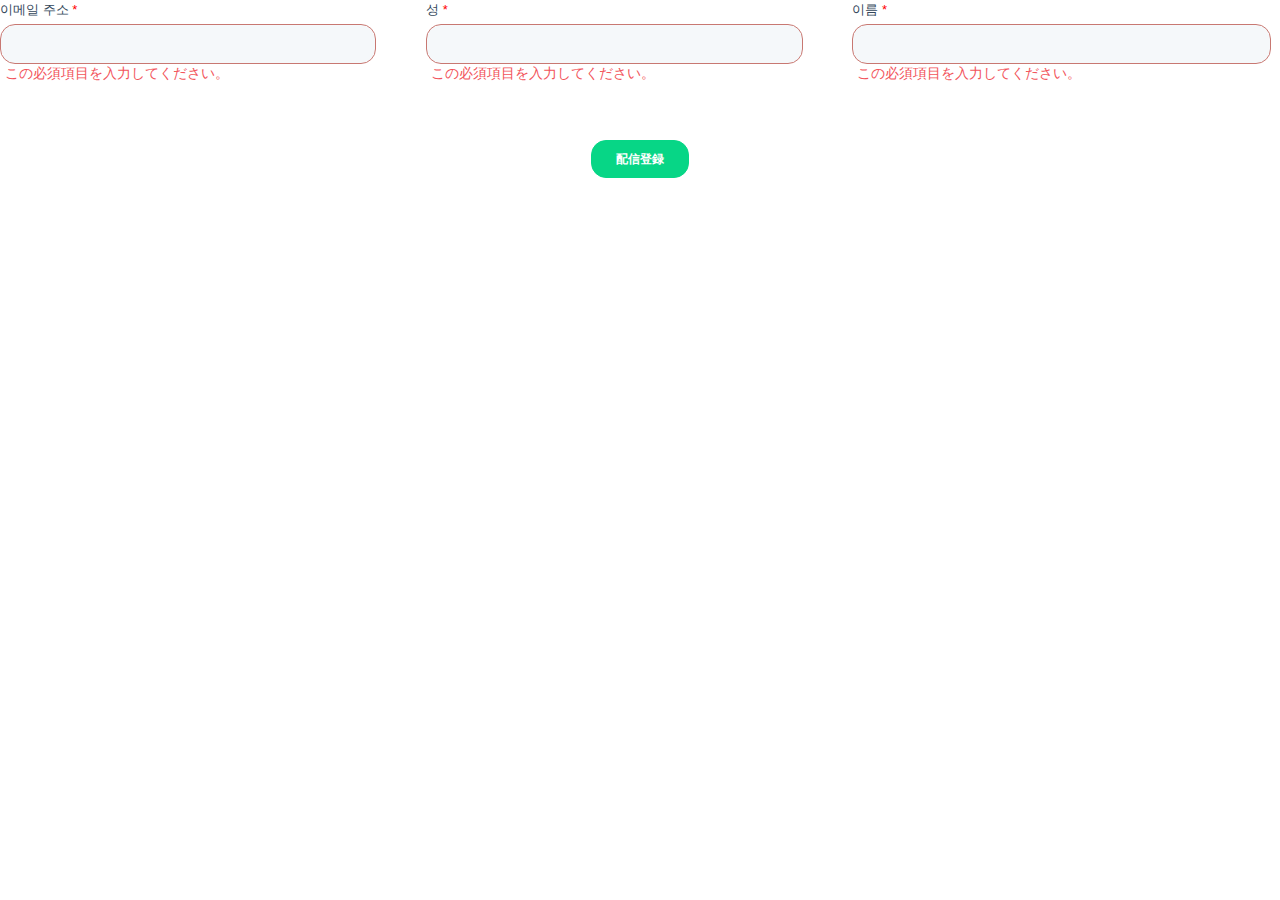
<file: line-sub_page-5/images/magazine_bg_files/saved_resource.html>
<!-- saved from url=(0011)about:blank -->
<html><head><meta http-equiv="Content-Type" content="text/html; charset=UTF-8"><!--<base href="https://clova.line.me/" target="_parent">--><base href="." target="_parent"><style>.hs-form * { box-sizing: border-box; } body { margin: 0 }</style><style type="text/css" id="hs-form-stylee14c3400-ce21-4fdf-8ef9-66f93c8b4372_23529658-6f5f-44eb-9d0e-80d6c1e55a89">.hs-button{font-family:"Helvetica Neue",Helvetica,Arial,sans-serif;margin:0;cursor:pointer;display:inline-block;font-weight:700;line-height:12px;position:relative;text-align:center;transition:all .15s linear;background-color:#ff7a59;border-color:#ff7a59;color:#fff;border-radius:3px;border-style:solid;border-width:1px;font-size:14px;padding:12px 24px}.hs-button:hover,.hs-button:focus{background-color:#ff8f73;border-color:#ff8f73}.hs-button:active{background-color:#e66e50;border-color:#e66e50}label{font-size:14px;width:130px;color:#33475b;display:block;float:none;width:auto;font-weight:500;line-height:20px;padding-top:0;margin-bottom:4px;font-family:"Helvetica Neue",Helvetica,Arial,sans-serif}.hs-video-form label{color:#fff !important}.hs-video-form .hs-back-button{background-color:#fff;width:20%;height:38px;margin-right:10px;border:1px solid;-webkit-border-radius:3px;-moz-border-radius:3px;-ms-border-radius:3px;border-radius:3px}.hs-video-form .hs-button{width:70%}.hs-video-form .hs-button span{font-size:15px}.hs-video-form .hs-richtext{color:#fff !important}.hs-video-form .legal-consent-container{max-height:180px !important;overflow-y:scroll !important}.hs-video-form .legal-consent-container:after{content:"";display:block;height:100px;width:100%}.hs-video-form .legal-consent-wrapper{position:relative}.hs-video-form .legal-consent-overlay{position:absolute;pointer-events:none;left:0;bottom:0;height:100px;width:100%;background:linear-gradient(to bottom, rgba(255, 255, 255, 0) 0%, #292929 100%)}.hs-error-msgs label{color:#f2545b}.hs-input{display:inline-block;width:90%;max-width:500px;height:40px;padding:9px 10px;font-family:"Helvetica Neue",Helvetica,Arial,sans-serif;font-size:16px;font-weight:normal;line-height:22px;color:#33475b;border:1px solid #cbd6e2;box-sizing:border-box;-webkit-border-radius:3px;-moz-border-radius:3px;-ms-border-radius:3px;border-radius:3px}.hs-input:not([type=file]){background-color:#f5f8fa}.hs-input[type=checkbox],.hs-input[type=radio]{cursor:pointer;width:auto;height:auto;padding:0;margin:3px 5px 3px 0px;line-height:normal;border:none}.hs-input[type=file]{padding:initial;border:initial;line-height:initial;box-shadow:none}select.is-placeholder{color:#bfbfbf}select.is-placeholder:focus{color:#33475b}.hs-input:-moz-placeholder{color:#bfbfbf}.hs-input::-webkit-input-placeholder{color:#bfbfbf}.hs-input option:disabled{color:#bfbfbf}.hs-input input,.hs-input textarea{transition:border .2s linear}.hs-input:focus{outline:none;border-color:rgba(82,168,236,.8)}textarea.hs-input{height:auto}select[multiple].hs-input{height:inherit}input.hs-input.error,div.field.error input,div.field.error textarea,div.field.error .chzn-choices,textarea.hs-input.error,select.hs-input.error{border-color:#c87872}input.hs-input.error:focus,div.field.error input:focus,div.field.error textarea:focus,div.field.error .chzn-choices:focus,textarea.hs-input.error:focus,select.hs-input.error:focus{border-color:#b9554d}.actions{margin-top:18px;margin-bottom:18px;padding:17px 0px}.inputs-list{margin:0 0 5px;width:100%;padding-left:5px}.inputs-list>li{display:block;padding:0;width:100%;padding-top:0}.inputs-list label{float:none;width:auto;padding:0;line-height:18px;white-space:normal;font-weight:normal}.inputs-list:first-child{padding-top:6px}.inputs-list>li+li{padding-top:2px}ul.no-list{list-style:none}.field{margin-bottom:18px}.hs-field-desc{color:#7c98b6;margin:0px 0px 6px;font-size:11px;font-family:"Helvetica Neue",Helvetica,Arial,sans-serif}.hs-form-required{color:red}.hs-richtext{margin-bottom:3px;font-family:"Helvetica Neue",Helvetica,Arial,sans-serif;line-height:24px;font-size:14px;color:#33475b}.hs-richtext hr{margin-left:0;width:91%}.hs-custom-style .hs-dependent-field>div input.hs-input:not([type=checkbox]):not([type=radio]){width:90%}form.hs-form-rtl .field{flex:0 1 100%}form.hs-form-rtl .hs-input[type=checkbox],form.hs-form-rtl .hs-input[type=radio]{margin:3px 5px 3px 5px}form.hs-form-rtl fieldset{display:flex}form.hs-form-rtl fieldset[class^=form-columns-] .input{margin-right:0px}form.hs-form-rtl ul{padding:0px}form.hs-form-rtl .legal-consent-container .hs-form-booleancheckbox-display input{width:auto;float:right}form.hs-form-rtl .legal-consent-container .hs-form-booleancheckbox-display>span{margin-left:0px}form.hs-form-rtl .hs-dependent-field{display:flex;flex:0 1 100%;flex-wrap:wrap}.email-correction,.email-validation{padding-top:3px;font-size:12px;font-family:"Helvetica Neue",Helvetica,Arial,sans-serif}.email-correction a,.email-validation a{cursor:pointer}@media(max-width: 400px),(min-device-width: 320px)and (max-device-width: 480px){.email-correction form .form-columns-2 .hs-form-field,.email-correction form .form-columns-3 .hs-form-field,.email-validation form .form-columns-2 .hs-form-field,.email-validation form .form-columns-3 .hs-form-field{float:none;width:100%}.email-correction form .form-columns-2 .hs-form-field .hs-input,.email-correction form .form-columns-3 .hs-form-field .hs-input,.email-validation form .form-columns-2 .hs-form-field .hs-input,.email-validation form .form-columns-3 .hs-form-field .hs-input{width:90%}.email-correction form .form-columns-2 .hs-form-field input[type=checkbox],.email-correction form .form-columns-2 .hs-form-field input[type=radio],.email-correction form .form-columns-3 .hs-form-field input[type=checkbox],.email-correction form .form-columns-3 .hs-form-field input[type=radio],.email-validation form .form-columns-2 .hs-form-field input[type=checkbox],.email-validation form .form-columns-2 .hs-form-field input[type=radio],.email-validation form .form-columns-3 .hs-form-field input[type=checkbox],.email-validation form .form-columns-3 .hs-form-field input[type=radio]{width:24px}}.hs-button,.hs-form-field input[type=text],.hs-form-field input[type=email],.hs-form-field input[type=phone],.hs-form-field input[type=number],.hs-form-field input[type=tel],.hs-form-field input[type=date],.hs-form-field textarea{-webkit-appearance:none;-moz-appearance:none}.hs-default-font-element,.hs-main-font-element{font-family:"Helvetica Neue",Helvetica,Arial,sans-serif;line-height:normal}.hs-form-field input[type=text],.hs-form-field input[type=email],.hs-form-field input[type=phone],.hs-form-field input[type=number],.hs-form-field input[type=tel],.hs-form-field input[type=date],.hs-form-field select,.hs-form-field textarea{-webkit-border-radius:15px;-moz-border-radius:15px;border-radius:15px;background-clip:padding-box;padding:10px 15px}.hs-button{-webkit-border-radius:15px;-moz-border-radius:15px;border-radius:15px;background-clip:padding-box}.hs-form-e14c3400-ce21-4fdf-8ef9-66f93c8b4372_23529658-6f5f-44eb-9d0e-80d6c1e55a89.hs-form { width: 100% } .hs-form-e14c3400-ce21-4fdf-8ef9-66f93c8b4372_23529658-6f5f-44eb-9d0e-80d6c1e55a89 .hs-submit > .actions { text-align: center; } .hs-form-e14c3400-ce21-4fdf-8ef9-66f93c8b4372_23529658-6f5f-44eb-9d0e-80d6c1e55a89 .hs-button, .hs-form-e14c3400-ce21-4fdf-8ef9-66f93c8b4372_23529658-6f5f-44eb-9d0e-80d6c1e55a89 .hs-button:hover, .hs-form-e14c3400-ce21-4fdf-8ef9-66f93c8b4372_23529658-6f5f-44eb-9d0e-80d6c1e55a89 .hs-button:hover:not(.inactive), .hs-form-e14c3400-ce21-4fdf-8ef9-66f93c8b4372_23529658-6f5f-44eb-9d0e-80d6c1e55a89 .hs-button:focus, .hs-form-e14c3400-ce21-4fdf-8ef9-66f93c8b4372_23529658-6f5f-44eb-9d0e-80d6c1e55a89 .hs-button:active, .hs-form-e14c3400-ce21-4fdf-8ef9-66f93c8b4372_23529658-6f5f-44eb-9d0e-80d6c1e55a89 .hs-button:active:not(.inactive):not(.link) { background: #07D686; border-color: #07D686; color: #ffffff; font-size: 12px; line-height: 12px; font-family: arial, helvetica, sans-serif; } .hs-form-e14c3400-ce21-4fdf-8ef9-66f93c8b4372_23529658-6f5f-44eb-9d0e-80d6c1e55a89 legend.hs-field-desc { font-family: arial, helvetica, sans-serif; color: #7C98B6; font-size: 11px; } .hs-form-e14c3400-ce21-4fdf-8ef9-66f93c8b4372_23529658-6f5f-44eb-9d0e-80d6c1e55a89 .hs-form-field label:not(.hs-error-msg) { font-family: arial, helvetica, sans-serif; font-size: 13px; } .hs-form-e14c3400-ce21-4fdf-8ef9-66f93c8b4372_23529658-6f5f-44eb-9d0e-80d6c1e55a89 .hs-form-field label:not(.hs-error-msg) { color: #33475b; } .hs-form-e14c3400-ce21-4fdf-8ef9-66f93c8b4372_23529658-6f5f-44eb-9d0e-80d6c1e55a89 .legal-consent-container .hs-richtext, .hs-form-e14c3400-ce21-4fdf-8ef9-66f93c8b4372_23529658-6f5f-44eb-9d0e-80d6c1e55a89 .legal-consent-container label:not(.hs-error-msg) { font-family: arial, helvetica, sans-serif; color: #33475b; font-size: 14px; } .hs-form-e14c3400-ce21-4fdf-8ef9-66f93c8b4372_23529658-6f5f-44eb-9d0e-80d6c1e55a89 .hs-main-font-element, .submitted-message.hs-main-font-element{ font-family: arial, helvetica, sans-serif; } .hs-form-e14c3400-ce21-4fdf-8ef9-66f93c8b4372_23529658-6f5f-44eb-9d0e-80d6c1e55a89.submitted-message { font-size: undefined; color: undefined; }.fn-date-picker.pika-single{z-index:9999;display:block;position:relative;color:#333;background:#fff;border:1px solid #ccc;border-bottom-color:#bbb;font-family:Helvetica Neue,Helvetica,Arial,sans-serif;*zoom:1}.fn-date-picker.pika-single.is-hidden{display:none}.fn-date-picker.pika-single.is-bound{position:absolute;box-shadow:0 5px 15px -5px rgba(0,0,0,.5)}.fn-date-picker.pika-single:after,.fn-date-picker.pika-single:before{content:" ";display:table}.fn-date-picker.pika-single:after{clear:both}.fn-date-picker .pika-lendar{float:left;width:240px;margin:8px}.fn-date-picker .pika-title{position:relative;text-align:center}.fn-date-picker .pika-title select{cursor:pointer;position:absolute;z-index:9998;margin:0;left:0;top:5px;filter:alpha(opacity=0);opacity:0}.fn-date-picker .pika-label{display:inline-block;*display:inline;position:relative;z-index:9999;overflow:hidden;margin:0;padding:5px 3px;font-size:14px;line-height:20px;font-weight:700;background-color:#fff}.fn-date-picker .pika-next,.fn-date-picker .pika-prev{display:block;cursor:pointer;position:relative;outline:none;border:0;padding:0;width:20px;height:30px;text-indent:20px;white-space:nowrap;overflow:hidden;background-color:transparent;background-position:50%;background-repeat:no-repeat;background-size:75% 75%;opacity:.5;*position:absolute;*top:0}.fn-date-picker .pika-next:hover,.fn-date-picker .pika-prev:hover{opacity:1}.fn-date-picker .pika-next.is-disabled,.fn-date-picker .pika-prev.is-disabled{cursor:default;opacity:.2}.fn-date-picker .is-rtl .pika-next,.fn-date-picker .pika-prev{float:left;background-image:url("[data-uri]");*left:0}.fn-date-picker .is-rtl .pika-prev,.fn-date-picker .pika-next{float:right;background-image:url("[data-uri]");*right:0}.fn-date-picker .pika-select{display:inline-block;*display:inline}.fn-date-picker .pika-table{width:100%;border-collapse:collapse;border-spacing:0;border:0}.fn-date-picker .pika-table td,.fn-date-picker .pika-table th{width:14.285714285714286%;padding:0}.fn-date-picker .pika-table th{color:#999;font-size:12px;line-height:25px;font-weight:700;text-align:center}.fn-date-picker .pika-table abbr{border-bottom:none;cursor:help}.fn-date-picker .pika-button{cursor:pointer;display:block;-moz-box-sizing:border-box;box-sizing:border-box;outline:none;border:0;margin:0;width:100%;padding:5px;color:#666;font-size:12px;line-height:15px;text-align:right;background:#f5f5f5}.fn-date-picker .pika-button:hover{color:#fff!important;background:#ff8000!important;box-shadow:none!important;border-radius:3px!important}.fn-date-picker .is-today .pika-button{color:#3af;font-weight:700}.fn-date-picker .is-selected .pika-button{color:#fff;font-weight:700;background:#3af;box-shadow:inset 0 1px 3px #178fe5;border-radius:3px}.fn-date-picker .is-disabled .pika-button{pointer-events:none;cursor:default;color:#999;opacity:.3}.fn-date-picker .pika-week{font-size:11px;color:#999}

.hs-form-e14c3400-ce21-4fdf-8ef9-66f93c8b4372_23529658-6f5f-44eb-9d0e-80d6c1e55a89 .inputs-list.inline-list li{vertical-align:top;display:inline-block;word-wrap:break-word;padding-right:16px}.hs-form-e14c3400-ce21-4fdf-8ef9-66f93c8b4372_23529658-6f5f-44eb-9d0e-80d6c1e55a89 .inputs-list.inline-list li:after{clear:both}.hs-form-e14c3400-ce21-4fdf-8ef9-66f93c8b4372_23529658-6f5f-44eb-9d0e-80d6c1e55a89 .inputs-list.inline-list li input{float:left}.hs-form-e14c3400-ce21-4fdf-8ef9-66f93c8b4372_23529658-6f5f-44eb-9d0e-80d6c1e55a89 .inputs-list.inline-list.inline-list-2 li{width:50%}.hs-form-e14c3400-ce21-4fdf-8ef9-66f93c8b4372_23529658-6f5f-44eb-9d0e-80d6c1e55a89 .inputs-list.inline-list.inline-list-2 li:nth-child(2n){padding-right:0}.hs-form-e14c3400-ce21-4fdf-8ef9-66f93c8b4372_23529658-6f5f-44eb-9d0e-80d6c1e55a89 .inputs-list.inline-list.inline-list-3 li{width:33%}.hs-form-e14c3400-ce21-4fdf-8ef9-66f93c8b4372_23529658-6f5f-44eb-9d0e-80d6c1e55a89 .inputs-list.inline-list.inline-list-3 li:nth-child(3n){width:34%;padding-right:0}.hs-fieldtype-intl-phone.hs-input{padding:0;background:none;border:none;height:auto}.hs-fieldtype-intl-phone.hs-input:after{clear:both;content:" ";display:table}.hs-fieldtype-intl-phone.hs-input .hs-input{margin-bottom:0}.hs-fieldtype-intl-phone.hs-input input{width:68%!important;float:right}.hs-fieldtype-intl-phone.hs-input select{float:left;width:30%!important}@media (max-device-width:480px) and (min-device-width:320px),(max-width:400px){.hs-form-e14c3400-ce21-4fdf-8ef9-66f93c8b4372_23529658-6f5f-44eb-9d0e-80d6c1e55a89>.hs-phone>.input>.hs-fieldtype-intl-phone.hs-input>input.hs-input{width:68%!important}.hs-form-e14c3400-ce21-4fdf-8ef9-66f93c8b4372_23529658-6f5f-44eb-9d0e-80d6c1e55a89>.hs-phone>.input>.hs-fieldtype-intl-phone.hs-input>select.hs-input{width:30%!important}}.hs-input-range-container{width:95%}.hs-input-range-container div{display:inline-block;line-height:50px}.hs-input-range-container .hs-input-range{width:90%;height:40px}.hs-input-range-container .hs-input-range>*{vertical-align:middle}.hs-input-range-container .hs-input-range input{margin:0 5px;width:85%}.hs-input-range-container .hs-input-range-value-container{width:10%}.hs-input-range-container .hs-input{width:100%!important;margin-right:1px;background-color:#fff;text-align:center}.hs-input-range__slider{appearance:none;margin:0;height:30px;overflow:hidden;cursor:pointer}.hs-input-range__slider:focus{outline:none}.hs-input-range__slider::-webkit-slider-runnable-track{width:100%;height:30px;background:linear-gradient(180deg,#0199ff,#0199ff) 100% 50%/100% 3px no-repeat transparent}.hs-input-range__slider::-webkit-slider-thumb{position:relative;appearance:none;height:13px;width:13px;background:#0199ff;border-radius:100%;border:0;top:50%;margin-top:-7.5px;box-shadow:1px 0 0 -5px #cfcfcf,2px 0 0 -5px #cfcfcf,3px 0 0 -5px #cfcfcf,4px 0 0 -5px #cfcfcf,5px 0 0 -5px #cfcfcf,6px 0 0 -5px #cfcfcf,7px 0 0 -5px #cfcfcf,8px 0 0 -5px #cfcfcf,9px 0 0 -5px #cfcfcf,10px 0 0 -5px #cfcfcf,11px 0 0 -5px #cfcfcf,12px 0 0 -5px #cfcfcf,13px 0 0 -5px #cfcfcf,14px 0 0 -5px #cfcfcf,15px 0 0 -5px #cfcfcf,16px 0 0 -5px #cfcfcf,17px 0 0 -5px #cfcfcf,18px 0 0 -5px #cfcfcf,19px 0 0 -5px #cfcfcf,20px 0 0 -5px #cfcfcf,21px 0 0 -5px #cfcfcf,22px 0 0 -5px #cfcfcf,23px 0 0 -5px #cfcfcf,24px 0 0 -5px #cfcfcf,25px 0 0 -5px #cfcfcf,26px 0 0 -5px #cfcfcf,27px 0 0 -5px #cfcfcf,28px 0 0 -5px #cfcfcf,29px 0 0 -5px #cfcfcf,30px 0 0 -5px #cfcfcf,31px 0 0 -5px #cfcfcf,32px 0 0 -5px #cfcfcf,33px 0 0 -5px #cfcfcf,34px 0 0 -5px #cfcfcf,35px 0 0 -5px #cfcfcf,36px 0 0 -5px #cfcfcf,37px 0 0 -5px #cfcfcf,38px 0 0 -5px #cfcfcf,39px 0 0 -5px #cfcfcf,40px 0 0 -5px #cfcfcf,41px 0 0 -5px #cfcfcf,42px 0 0 -5px #cfcfcf,43px 0 0 -5px #cfcfcf,44px 0 0 -5px #cfcfcf,45px 0 0 -5px #cfcfcf,46px 0 0 -5px #cfcfcf,47px 0 0 -5px #cfcfcf,48px 0 0 -5px #cfcfcf,49px 0 0 -5px #cfcfcf,50px 0 0 -5px #cfcfcf,51px 0 0 -5px #cfcfcf,52px 0 0 -5px #cfcfcf,53px 0 0 -5px #cfcfcf,54px 0 0 -5px #cfcfcf,55px 0 0 -5px #cfcfcf,56px 0 0 -5px #cfcfcf,57px 0 0 -5px #cfcfcf,58px 0 0 -5px #cfcfcf,59px 0 0 -5px #cfcfcf,60px 0 0 -5px #cfcfcf,61px 0 0 -5px #cfcfcf,62px 0 0 -5px #cfcfcf,63px 0 0 -5px #cfcfcf,64px 0 0 -5px #cfcfcf,65px 0 0 -5px #cfcfcf,66px 0 0 -5px #cfcfcf,67px 0 0 -5px #cfcfcf,68px 0 0 -5px #cfcfcf,69px 0 0 -5px #cfcfcf,70px 0 0 -5px #cfcfcf,71px 0 0 -5px #cfcfcf,72px 0 0 -5px #cfcfcf,73px 0 0 -5px #cfcfcf,74px 0 0 -5px #cfcfcf,75px 0 0 -5px #cfcfcf,76px 0 0 -5px #cfcfcf,77px 0 0 -5px #cfcfcf,78px 0 0 -5px #cfcfcf,79px 0 0 -5px #cfcfcf,80px 0 0 -5px #cfcfcf,81px 0 0 -5px #cfcfcf,82px 0 0 -5px #cfcfcf,83px 0 0 -5px #cfcfcf,84px 0 0 -5px #cfcfcf,85px 0 0 -5px #cfcfcf,86px 0 0 -5px #cfcfcf,87px 0 0 -5px #cfcfcf,88px 0 0 -5px #cfcfcf,89px 0 0 -5px #cfcfcf,90px 0 0 -5px #cfcfcf,91px 0 0 -5px #cfcfcf,92px 0 0 -5px #cfcfcf,93px 0 0 -5px #cfcfcf,94px 0 0 -5px #cfcfcf,95px 0 0 -5px #cfcfcf,96px 0 0 -5px #cfcfcf,97px 0 0 -5px #cfcfcf,98px 0 0 -5px #cfcfcf,99px 0 0 -5px #cfcfcf,100px 0 0 -5px #cfcfcf,101px 0 0 -5px #cfcfcf,102px 0 0 -5px #cfcfcf,103px 0 0 -5px #cfcfcf,104px 0 0 -5px #cfcfcf,105px 0 0 -5px #cfcfcf,106px 0 0 -5px #cfcfcf,107px 0 0 -5px #cfcfcf,108px 0 0 -5px #cfcfcf,109px 0 0 -5px #cfcfcf,110px 0 0 -5px #cfcfcf,111px 0 0 -5px #cfcfcf,112px 0 0 -5px #cfcfcf,113px 0 0 -5px #cfcfcf,114px 0 0 -5px #cfcfcf,115px 0 0 -5px #cfcfcf,116px 0 0 -5px #cfcfcf,117px 0 0 -5px #cfcfcf,118px 0 0 -5px #cfcfcf,119px 0 0 -5px #cfcfcf,120px 0 0 -5px #cfcfcf,121px 0 0 -5px #cfcfcf,122px 0 0 -5px #cfcfcf,123px 0 0 -5px #cfcfcf,124px 0 0 -5px #cfcfcf,125px 0 0 -5px #cfcfcf,126px 0 0 -5px #cfcfcf,127px 0 0 -5px #cfcfcf,128px 0 0 -5px #cfcfcf,129px 0 0 -5px #cfcfcf,130px 0 0 -5px #cfcfcf,131px 0 0 -5px #cfcfcf,132px 0 0 -5px #cfcfcf,133px 0 0 -5px #cfcfcf,134px 0 0 -5px #cfcfcf,135px 0 0 -5px #cfcfcf,136px 0 0 -5px #cfcfcf,137px 0 0 -5px #cfcfcf,138px 0 0 -5px #cfcfcf,139px 0 0 -5px #cfcfcf,140px 0 0 -5px #cfcfcf,141px 0 0 -5px #cfcfcf,142px 0 0 -5px #cfcfcf,143px 0 0 -5px #cfcfcf,144px 0 0 -5px #cfcfcf,145px 0 0 -5px #cfcfcf,146px 0 0 -5px #cfcfcf,147px 0 0 -5px #cfcfcf,148px 0 0 -5px #cfcfcf,149px 0 0 -5px #cfcfcf,150px 0 0 -5px #cfcfcf,151px 0 0 -5px #cfcfcf,152px 0 0 -5px #cfcfcf,153px 0 0 -5px #cfcfcf,154px 0 0 -5px #cfcfcf,155px 0 0 -5px #cfcfcf,156px 0 0 -5px #cfcfcf,157px 0 0 -5px #cfcfcf,158px 0 0 -5px #cfcfcf,159px 0 0 -5px #cfcfcf,160px 0 0 -5px #cfcfcf,161px 0 0 -5px #cfcfcf,162px 0 0 -5px #cfcfcf,163px 0 0 -5px #cfcfcf,164px 0 0 -5px #cfcfcf,165px 0 0 -5px #cfcfcf,166px 0 0 -5px #cfcfcf,167px 0 0 -5px #cfcfcf,168px 0 0 -5px #cfcfcf,169px 0 0 -5px #cfcfcf,170px 0 0 -5px #cfcfcf,171px 0 0 -5px #cfcfcf,172px 0 0 -5px #cfcfcf,173px 0 0 -5px #cfcfcf,174px 0 0 -5px #cfcfcf,175px 0 0 -5px #cfcfcf,176px 0 0 -5px #cfcfcf,177px 0 0 -5px #cfcfcf,178px 0 0 -5px #cfcfcf,179px 0 0 -5px #cfcfcf,180px 0 0 -5px #cfcfcf,181px 0 0 -5px #cfcfcf,182px 0 0 -5px #cfcfcf,183px 0 0 -5px #cfcfcf,184px 0 0 -5px #cfcfcf,185px 0 0 -5px #cfcfcf,186px 0 0 -5px #cfcfcf,187px 0 0 -5px #cfcfcf,188px 0 0 -5px #cfcfcf,189px 0 0 -5px #cfcfcf,190px 0 0 -5px #cfcfcf,191px 0 0 -5px #cfcfcf,192px 0 0 -5px #cfcfcf,193px 0 0 -5px #cfcfcf,194px 0 0 -5px #cfcfcf,195px 0 0 -5px #cfcfcf,196px 0 0 -5px #cfcfcf,197px 0 0 -5px #cfcfcf,198px 0 0 -5px #cfcfcf,199px 0 0 -5px #cfcfcf,200px 0 0 -5px #cfcfcf,201px 0 0 -5px #cfcfcf,202px 0 0 -5px #cfcfcf,203px 0 0 -5px #cfcfcf,204px 0 0 -5px #cfcfcf,205px 0 0 -5px #cfcfcf,206px 0 0 -5px #cfcfcf,207px 0 0 -5px #cfcfcf,208px 0 0 -5px #cfcfcf,209px 0 0 -5px #cfcfcf,210px 0 0 -5px #cfcfcf,211px 0 0 -5px #cfcfcf,212px 0 0 -5px #cfcfcf,213px 0 0 -5px #cfcfcf,214px 0 0 -5px #cfcfcf,215px 0 0 -5px #cfcfcf,216px 0 0 -5px #cfcfcf,217px 0 0 -5px #cfcfcf,218px 0 0 -5px #cfcfcf,219px 0 0 -5px #cfcfcf,220px 0 0 -5px #cfcfcf,221px 0 0 -5px #cfcfcf,222px 0 0 -5px #cfcfcf,223px 0 0 -5px #cfcfcf,224px 0 0 -5px #cfcfcf,225px 0 0 -5px #cfcfcf,226px 0 0 -5px #cfcfcf,227px 0 0 -5px #cfcfcf,228px 0 0 -5px #cfcfcf,229px 0 0 -5px #cfcfcf,230px 0 0 -5px #cfcfcf,231px 0 0 -5px #cfcfcf,232px 0 0 -5px #cfcfcf,233px 0 0 -5px #cfcfcf,234px 0 0 -5px #cfcfcf,235px 0 0 -5px #cfcfcf,236px 0 0 -5px #cfcfcf,237px 0 0 -5px #cfcfcf,238px 0 0 -5px #cfcfcf,239px 0 0 -5px #cfcfcf,240px 0 0 -5px #cfcfcf,241px 0 0 -5px #cfcfcf,242px 0 0 -5px #cfcfcf,243px 0 0 -5px #cfcfcf,244px 0 0 -5px #cfcfcf,245px 0 0 -5px #cfcfcf,246px 0 0 -5px #cfcfcf,247px 0 0 -5px #cfcfcf,248px 0 0 -5px #cfcfcf,249px 0 0 -5px #cfcfcf,250px 0 0 -5px #cfcfcf,251px 0 0 -5px #cfcfcf,252px 0 0 -5px #cfcfcf,253px 0 0 -5px #cfcfcf,254px 0 0 -5px #cfcfcf,255px 0 0 -5px #cfcfcf,256px 0 0 -5px #cfcfcf,257px 0 0 -5px #cfcfcf,258px 0 0 -5px #cfcfcf,259px 0 0 -5px #cfcfcf,260px 0 0 -5px #cfcfcf,261px 0 0 -5px #cfcfcf,262px 0 0 -5px #cfcfcf,263px 0 0 -5px #cfcfcf,264px 0 0 -5px #cfcfcf,265px 0 0 -5px #cfcfcf,266px 0 0 -5px #cfcfcf,267px 0 0 -5px #cfcfcf,268px 0 0 -5px #cfcfcf,269px 0 0 -5px #cfcfcf,270px 0 0 -5px #cfcfcf,271px 0 0 -5px #cfcfcf,272px 0 0 -5px #cfcfcf,273px 0 0 -5px #cfcfcf,274px 0 0 -5px #cfcfcf,275px 0 0 -5px #cfcfcf,276px 0 0 -5px #cfcfcf,277px 0 0 -5px #cfcfcf,278px 0 0 -5px #cfcfcf,279px 0 0 -5px #cfcfcf,280px 0 0 -5px #cfcfcf,281px 0 0 -5px #cfcfcf,282px 0 0 -5px #cfcfcf,283px 0 0 -5px #cfcfcf,284px 0 0 -5px #cfcfcf,285px 0 0 -5px #cfcfcf,286px 0 0 -5px #cfcfcf,287px 0 0 -5px #cfcfcf,288px 0 0 -5px #cfcfcf,289px 0 0 -5px #cfcfcf,290px 0 0 -5px #cfcfcf,291px 0 0 -5px #cfcfcf,292px 0 0 -5px #cfcfcf,293px 0 0 -5px #cfcfcf,294px 0 0 -5px #cfcfcf,295px 0 0 -5px #cfcfcf,296px 0 0 -5px #cfcfcf,297px 0 0 -5px #cfcfcf,298px 0 0 -5px #cfcfcf,299px 0 0 -5px #cfcfcf,300px 0 0 -5px #cfcfcf,301px 0 0 -5px #cfcfcf,302px 0 0 -5px #cfcfcf,303px 0 0 -5px #cfcfcf,304px 0 0 -5px #cfcfcf,305px 0 0 -5px #cfcfcf,306px 0 0 -5px #cfcfcf,307px 0 0 -5px #cfcfcf,308px 0 0 -5px #cfcfcf,309px 0 0 -5px #cfcfcf,310px 0 0 -5px #cfcfcf,311px 0 0 -5px #cfcfcf,312px 0 0 -5px #cfcfcf,313px 0 0 -5px #cfcfcf,314px 0 0 -5px #cfcfcf,315px 0 0 -5px #cfcfcf,316px 0 0 -5px #cfcfcf,317px 0 0 -5px #cfcfcf,318px 0 0 -5px #cfcfcf,319px 0 0 -5px #cfcfcf,320px 0 0 -5px #cfcfcf,321px 0 0 -5px #cfcfcf,322px 0 0 -5px #cfcfcf,323px 0 0 -5px #cfcfcf,324px 0 0 -5px #cfcfcf,325px 0 0 -5px #cfcfcf,326px 0 0 -5px #cfcfcf,327px 0 0 -5px #cfcfcf,328px 0 0 -5px #cfcfcf,329px 0 0 -5px #cfcfcf,330px 0 0 -5px #cfcfcf,331px 0 0 -5px #cfcfcf,332px 0 0 -5px #cfcfcf,333px 0 0 -5px #cfcfcf,334px 0 0 -5px #cfcfcf,335px 0 0 -5px #cfcfcf,336px 0 0 -5px #cfcfcf,337px 0 0 -5px #cfcfcf,338px 0 0 -5px #cfcfcf,339px 0 0 -5px #cfcfcf,340px 0 0 -5px #cfcfcf,341px 0 0 -5px #cfcfcf,342px 0 0 -5px #cfcfcf,343px 0 0 -5px #cfcfcf,344px 0 0 -5px #cfcfcf,345px 0 0 -5px #cfcfcf,346px 0 0 -5px #cfcfcf,347px 0 0 -5px #cfcfcf,348px 0 0 -5px #cfcfcf,349px 0 0 -5px #cfcfcf,350px 0 0 -5px #cfcfcf,351px 0 0 -5px #cfcfcf,352px 0 0 -5px #cfcfcf,353px 0 0 -5px #cfcfcf,354px 0 0 -5px #cfcfcf,355px 0 0 -5px #cfcfcf,356px 0 0 -5px #cfcfcf,357px 0 0 -5px #cfcfcf,358px 0 0 -5px #cfcfcf,359px 0 0 -5px #cfcfcf,360px 0 0 -5px #cfcfcf,361px 0 0 -5px #cfcfcf,362px 0 0 -5px #cfcfcf,363px 0 0 -5px #cfcfcf,364px 0 0 -5px #cfcfcf,365px 0 0 -5px #cfcfcf,366px 0 0 -5px #cfcfcf,367px 0 0 -5px #cfcfcf,368px 0 0 -5px #cfcfcf,369px 0 0 -5px #cfcfcf,370px 0 0 -5px #cfcfcf,371px 0 0 -5px #cfcfcf,372px 0 0 -5px #cfcfcf,373px 0 0 -5px #cfcfcf,374px 0 0 -5px #cfcfcf,375px 0 0 -5px #cfcfcf,376px 0 0 -5px #cfcfcf,377px 0 0 -5px #cfcfcf,378px 0 0 -5px #cfcfcf,379px 0 0 -5px #cfcfcf,380px 0 0 -5px #cfcfcf,381px 0 0 -5px #cfcfcf,382px 0 0 -5px #cfcfcf,383px 0 0 -5px #cfcfcf,384px 0 0 -5px #cfcfcf,385px 0 0 -5px #cfcfcf,386px 0 0 -5px #cfcfcf,387px 0 0 -5px #cfcfcf,388px 0 0 -5px #cfcfcf,389px 0 0 -5px #cfcfcf,390px 0 0 -5px #cfcfcf,391px 0 0 -5px #cfcfcf,392px 0 0 -5px #cfcfcf,393px 0 0 -5px #cfcfcf,394px 0 0 -5px #cfcfcf,395px 0 0 -5px #cfcfcf,396px 0 0 -5px #cfcfcf,397px 0 0 -5px #cfcfcf,398px 0 0 -5px #cfcfcf,399px 0 0 -5px #cfcfcf,400px 0 0 -5px #cfcfcf,401px 0 0 -5px #cfcfcf,402px 0 0 -5px #cfcfcf,403px 0 0 -5px #cfcfcf,404px 0 0 -5px #cfcfcf,405px 0 0 -5px #cfcfcf,406px 0 0 -5px #cfcfcf,407px 0 0 -5px #cfcfcf,408px 0 0 -5px #cfcfcf,409px 0 0 -5px #cfcfcf,410px 0 0 -5px #cfcfcf,411px 0 0 -5px #cfcfcf,412px 0 0 -5px #cfcfcf,413px 0 0 -5px #cfcfcf,414px 0 0 -5px #cfcfcf,415px 0 0 -5px #cfcfcf,416px 0 0 -5px #cfcfcf,417px 0 0 -5px #cfcfcf,418px 0 0 -5px #cfcfcf,419px 0 0 -5px #cfcfcf,420px 0 0 -5px #cfcfcf,421px 0 0 -5px #cfcfcf,422px 0 0 -5px #cfcfcf,423px 0 0 -5px #cfcfcf,424px 0 0 -5px #cfcfcf,425px 0 0 -5px #cfcfcf,426px 0 0 -5px #cfcfcf,427px 0 0 -5px #cfcfcf,428px 0 0 -5px #cfcfcf,429px 0 0 -5px #cfcfcf,430px 0 0 -5px #cfcfcf,431px 0 0 -5px #cfcfcf,432px 0 0 -5px #cfcfcf,433px 0 0 -5px #cfcfcf,434px 0 0 -5px #cfcfcf,435px 0 0 -5px #cfcfcf,436px 0 0 -5px #cfcfcf,437px 0 0 -5px #cfcfcf,438px 0 0 -5px #cfcfcf,439px 0 0 -5px #cfcfcf,440px 0 0 -5px #cfcfcf,441px 0 0 -5px #cfcfcf,442px 0 0 -5px #cfcfcf,443px 0 0 -5px #cfcfcf,444px 0 0 -5px #cfcfcf,445px 0 0 -5px #cfcfcf,446px 0 0 -5px #cfcfcf,447px 0 0 -5px #cfcfcf,448px 0 0 -5px #cfcfcf,449px 0 0 -5px #cfcfcf,450px 0 0 -5px #cfcfcf,451px 0 0 -5px #cfcfcf,452px 0 0 -5px #cfcfcf,453px 0 0 -5px #cfcfcf,454px 0 0 -5px #cfcfcf,455px 0 0 -5px #cfcfcf,456px 0 0 -5px #cfcfcf,457px 0 0 -5px #cfcfcf,458px 0 0 -5px #cfcfcf,459px 0 0 -5px #cfcfcf,460px 0 0 -5px #cfcfcf,461px 0 0 -5px #cfcfcf,462px 0 0 -5px #cfcfcf,463px 0 0 -5px #cfcfcf,464px 0 0 -5px #cfcfcf,465px 0 0 -5px #cfcfcf,466px 0 0 -5px #cfcfcf,467px 0 0 -5px #cfcfcf,468px 0 0 -5px #cfcfcf,469px 0 0 -5px #cfcfcf,470px 0 0 -5px #cfcfcf,471px 0 0 -5px #cfcfcf,472px 0 0 -5px #cfcfcf,473px 0 0 -5px #cfcfcf,474px 0 0 -5px #cfcfcf,475px 0 0 -5px #cfcfcf,476px 0 0 -5px #cfcfcf,477px 0 0 -5px #cfcfcf,478px 0 0 -5px #cfcfcf,479px 0 0 -5px #cfcfcf,480px 0 0 -5px #cfcfcf,481px 0 0 -5px #cfcfcf,482px 0 0 -5px #cfcfcf,483px 0 0 -5px #cfcfcf,484px 0 0 -5px #cfcfcf,485px 0 0 -5px #cfcfcf,486px 0 0 -5px #cfcfcf,487px 0 0 -5px #cfcfcf,488px 0 0 -5px #cfcfcf,489px 0 0 -5px #cfcfcf,490px 0 0 -5px #cfcfcf,491px 0 0 -5px #cfcfcf,492px 0 0 -5px #cfcfcf,493px 0 0 -5px #cfcfcf,494px 0 0 -5px #cfcfcf,495px 0 0 -5px #cfcfcf,496px 0 0 -5px #cfcfcf,497px 0 0 -5px #cfcfcf,498px 0 0 -5px #cfcfcf,499px 0 0 -5px #cfcfcf,500px 0 0 -5px #cfcfcf,501px 0 0 -5px #cfcfcf,502px 0 0 -5px #cfcfcf,503px 0 0 -5px #cfcfcf,504px 0 0 -5px #cfcfcf,505px 0 0 -5px #cfcfcf,506px 0 0 -5px #cfcfcf,507px 0 0 -5px #cfcfcf,508px 0 0 -5px #cfcfcf,509px 0 0 -5px #cfcfcf,510px 0 0 -5px #cfcfcf,511px 0 0 -5px #cfcfcf,512px 0 0 -5px #cfcfcf,513px 0 0 -5px #cfcfcf,514px 0 0 -5px #cfcfcf,515px 0 0 -5px #cfcfcf,516px 0 0 -5px #cfcfcf,517px 0 0 -5px #cfcfcf,518px 0 0 -5px #cfcfcf,519px 0 0 -5px #cfcfcf,520px 0 0 -5px #cfcfcf,521px 0 0 -5px #cfcfcf,522px 0 0 -5px #cfcfcf,523px 0 0 -5px #cfcfcf,524px 0 0 -5px #cfcfcf,525px 0 0 -5px #cfcfcf,526px 0 0 -5px #cfcfcf,527px 0 0 -5px #cfcfcf,528px 0 0 -5px #cfcfcf,529px 0 0 -5px #cfcfcf,530px 0 0 -5px #cfcfcf,531px 0 0 -5px #cfcfcf,532px 0 0 -5px #cfcfcf,533px 0 0 -5px #cfcfcf,534px 0 0 -5px #cfcfcf,535px 0 0 -5px #cfcfcf,536px 0 0 -5px #cfcfcf,537px 0 0 -5px #cfcfcf,538px 0 0 -5px #cfcfcf,539px 0 0 -5px #cfcfcf,540px 0 0 -5px #cfcfcf,541px 0 0 -5px #cfcfcf,542px 0 0 -5px #cfcfcf,543px 0 0 -5px #cfcfcf,544px 0 0 -5px #cfcfcf,545px 0 0 -5px #cfcfcf,546px 0 0 -5px #cfcfcf,547px 0 0 -5px #cfcfcf,548px 0 0 -5px #cfcfcf,549px 0 0 -5px #cfcfcf,550px 0 0 -5px #cfcfcf,551px 0 0 -5px #cfcfcf,552px 0 0 -5px #cfcfcf,553px 0 0 -5px #cfcfcf,554px 0 0 -5px #cfcfcf,555px 0 0 -5px #cfcfcf,556px 0 0 -5px #cfcfcf,557px 0 0 -5px #cfcfcf,558px 0 0 -5px #cfcfcf,559px 0 0 -5px #cfcfcf,560px 0 0 -5px #cfcfcf,561px 0 0 -5px #cfcfcf,562px 0 0 -5px #cfcfcf,563px 0 0 -5px #cfcfcf,564px 0 0 -5px #cfcfcf,565px 0 0 -5px #cfcfcf,566px 0 0 -5px #cfcfcf,567px 0 0 -5px #cfcfcf,568px 0 0 -5px #cfcfcf,569px 0 0 -5px #cfcfcf,570px 0 0 -5px #cfcfcf,571px 0 0 -5px #cfcfcf,572px 0 0 -5px #cfcfcf,573px 0 0 -5px #cfcfcf,574px 0 0 -5px #cfcfcf,575px 0 0 -5px #cfcfcf,576px 0 0 -5px #cfcfcf,577px 0 0 -5px #cfcfcf,578px 0 0 -5px #cfcfcf,579px 0 0 -5px #cfcfcf,580px 0 0 -5px #cfcfcf,581px 0 0 -5px #cfcfcf,582px 0 0 -5px #cfcfcf,583px 0 0 -5px #cfcfcf,584px 0 0 -5px #cfcfcf,585px 0 0 -5px #cfcfcf,586px 0 0 -5px #cfcfcf,587px 0 0 -5px #cfcfcf,588px 0 0 -5px #cfcfcf,589px 0 0 -5px #cfcfcf,590px 0 0 -5px #cfcfcf,591px 0 0 -5px #cfcfcf,592px 0 0 -5px #cfcfcf,593px 0 0 -5px #cfcfcf,594px 0 0 -5px #cfcfcf,595px 0 0 -5px #cfcfcf,596px 0 0 -5px #cfcfcf,597px 0 0 -5px #cfcfcf,598px 0 0 -5px #cfcfcf,599px 0 0 -5px #cfcfcf,600px 0 0 -5px #cfcfcf,601px 0 0 -5px #cfcfcf,602px 0 0 -5px #cfcfcf,603px 0 0 -5px #cfcfcf,604px 0 0 -5px #cfcfcf,605px 0 0 -5px #cfcfcf,606px 0 0 -5px #cfcfcf,607px 0 0 -5px #cfcfcf,608px 0 0 -5px #cfcfcf,609px 0 0 -5px #cfcfcf,610px 0 0 -5px #cfcfcf,611px 0 0 -5px #cfcfcf,612px 0 0 -5px #cfcfcf,613px 0 0 -5px #cfcfcf,614px 0 0 -5px #cfcfcf,615px 0 0 -5px #cfcfcf,616px 0 0 -5px #cfcfcf,617px 0 0 -5px #cfcfcf,618px 0 0 -5px #cfcfcf,619px 0 0 -5px #cfcfcf,620px 0 0 -5px #cfcfcf,621px 0 0 -5px #cfcfcf,622px 0 0 -5px #cfcfcf,623px 0 0 -5px #cfcfcf,624px 0 0 -5px #cfcfcf,625px 0 0 -5px #cfcfcf,626px 0 0 -5px #cfcfcf,627px 0 0 -5px #cfcfcf,628px 0 0 -5px #cfcfcf,629px 0 0 -5px #cfcfcf,630px 0 0 -5px #cfcfcf,631px 0 0 -5px #cfcfcf,632px 0 0 -5px #cfcfcf,633px 0 0 -5px #cfcfcf,634px 0 0 -5px #cfcfcf,635px 0 0 -5px #cfcfcf,636px 0 0 -5px #cfcfcf,637px 0 0 -5px #cfcfcf,638px 0 0 -5px #cfcfcf,639px 0 0 -5px #cfcfcf,640px 0 0 -5px #cfcfcf,641px 0 0 -5px #cfcfcf,642px 0 0 -5px #cfcfcf,643px 0 0 -5px #cfcfcf,644px 0 0 -5px #cfcfcf,645px 0 0 -5px #cfcfcf,646px 0 0 -5px #cfcfcf,647px 0 0 -5px #cfcfcf,648px 0 0 -5px #cfcfcf,649px 0 0 -5px #cfcfcf,650px 0 0 -5px #cfcfcf,651px 0 0 -5px #cfcfcf,652px 0 0 -5px #cfcfcf,653px 0 0 -5px #cfcfcf,654px 0 0 -5px #cfcfcf,655px 0 0 -5px #cfcfcf,656px 0 0 -5px #cfcfcf,657px 0 0 -5px #cfcfcf,658px 0 0 -5px #cfcfcf,659px 0 0 -5px #cfcfcf,660px 0 0 -5px #cfcfcf,661px 0 0 -5px #cfcfcf,662px 0 0 -5px #cfcfcf,663px 0 0 -5px #cfcfcf,664px 0 0 -5px #cfcfcf,665px 0 0 -5px #cfcfcf,666px 0 0 -5px #cfcfcf,667px 0 0 -5px #cfcfcf,668px 0 0 -5px #cfcfcf,669px 0 0 -5px #cfcfcf,670px 0 0 -5px #cfcfcf,671px 0 0 -5px #cfcfcf,672px 0 0 -5px #cfcfcf,673px 0 0 -5px #cfcfcf,674px 0 0 -5px #cfcfcf,675px 0 0 -5px #cfcfcf,676px 0 0 -5px #cfcfcf,677px 0 0 -5px #cfcfcf,678px 0 0 -5px #cfcfcf,679px 0 0 -5px #cfcfcf,680px 0 0 -5px #cfcfcf,681px 0 0 -5px #cfcfcf,682px 0 0 -5px #cfcfcf,683px 0 0 -5px #cfcfcf,684px 0 0 -5px #cfcfcf,685px 0 0 -5px #cfcfcf,686px 0 0 -5px #cfcfcf,687px 0 0 -5px #cfcfcf,688px 0 0 -5px #cfcfcf,689px 0 0 -5px #cfcfcf,690px 0 0 -5px #cfcfcf,691px 0 0 -5px #cfcfcf,692px 0 0 -5px #cfcfcf,693px 0 0 -5px #cfcfcf,694px 0 0 -5px #cfcfcf,695px 0 0 -5px #cfcfcf,696px 0 0 -5px #cfcfcf,697px 0 0 -5px #cfcfcf,698px 0 0 -5px #cfcfcf,699px 0 0 -5px #cfcfcf,700px 0 0 -5px #cfcfcf,701px 0 0 -5px #cfcfcf,702px 0 0 -5px #cfcfcf,703px 0 0 -5px #cfcfcf,704px 0 0 -5px #cfcfcf,705px 0 0 -5px #cfcfcf,706px 0 0 -5px #cfcfcf,707px 0 0 -5px #cfcfcf,708px 0 0 -5px #cfcfcf,709px 0 0 -5px #cfcfcf,710px 0 0 -5px #cfcfcf,711px 0 0 -5px #cfcfcf,712px 0 0 -5px #cfcfcf,713px 0 0 -5px #cfcfcf,714px 0 0 -5px #cfcfcf,715px 0 0 -5px #cfcfcf,716px 0 0 -5px #cfcfcf,717px 0 0 -5px #cfcfcf,718px 0 0 -5px #cfcfcf,719px 0 0 -5px #cfcfcf,720px 0 0 -5px #cfcfcf,721px 0 0 -5px #cfcfcf,722px 0 0 -5px #cfcfcf,723px 0 0 -5px #cfcfcf,724px 0 0 -5px #cfcfcf,725px 0 0 -5px #cfcfcf,726px 0 0 -5px #cfcfcf,727px 0 0 -5px #cfcfcf,728px 0 0 -5px #cfcfcf,729px 0 0 -5px #cfcfcf,730px 0 0 -5px #cfcfcf,731px 0 0 -5px #cfcfcf,732px 0 0 -5px #cfcfcf,733px 0 0 -5px #cfcfcf,734px 0 0 -5px #cfcfcf,735px 0 0 -5px #cfcfcf,736px 0 0 -5px #cfcfcf,737px 0 0 -5px #cfcfcf,738px 0 0 -5px #cfcfcf,739px 0 0 -5px #cfcfcf,740px 0 0 -5px #cfcfcf,741px 0 0 -5px #cfcfcf,742px 0 0 -5px #cfcfcf,743px 0 0 -5px #cfcfcf,744px 0 0 -5px #cfcfcf,745px 0 0 -5px #cfcfcf,746px 0 0 -5px #cfcfcf,747px 0 0 -5px #cfcfcf,748px 0 0 -5px #cfcfcf,749px 0 0 -5px #cfcfcf,750px 0 0 -5px #cfcfcf,751px 0 0 -5px #cfcfcf,752px 0 0 -5px #cfcfcf,753px 0 0 -5px #cfcfcf,754px 0 0 -5px #cfcfcf,755px 0 0 -5px #cfcfcf,756px 0 0 -5px #cfcfcf,757px 0 0 -5px #cfcfcf,758px 0 0 -5px #cfcfcf,759px 0 0 -5px #cfcfcf,760px 0 0 -5px #cfcfcf,761px 0 0 -5px #cfcfcf,762px 0 0 -5px #cfcfcf,763px 0 0 -5px #cfcfcf,764px 0 0 -5px #cfcfcf,765px 0 0 -5px #cfcfcf,766px 0 0 -5px #cfcfcf,767px 0 0 -5px #cfcfcf,768px 0 0 -5px #cfcfcf,769px 0 0 -5px #cfcfcf,770px 0 0 -5px #cfcfcf,771px 0 0 -5px #cfcfcf,772px 0 0 -5px #cfcfcf,773px 0 0 -5px #cfcfcf,774px 0 0 -5px #cfcfcf,775px 0 0 -5px #cfcfcf,776px 0 0 -5px #cfcfcf,777px 0 0 -5px #cfcfcf,778px 0 0 -5px #cfcfcf,779px 0 0 -5px #cfcfcf,780px 0 0 -5px #cfcfcf,781px 0 0 -5px #cfcfcf,782px 0 0 -5px #cfcfcf,783px 0 0 -5px #cfcfcf,784px 0 0 -5px #cfcfcf,785px 0 0 -5px #cfcfcf,786px 0 0 -5px #cfcfcf,787px 0 0 -5px #cfcfcf,788px 0 0 -5px #cfcfcf,789px 0 0 -5px #cfcfcf,790px 0 0 -5px #cfcfcf,791px 0 0 -5px #cfcfcf,792px 0 0 -5px #cfcfcf,793px 0 0 -5px #cfcfcf,794px 0 0 -5px #cfcfcf,795px 0 0 -5px #cfcfcf,796px 0 0 -5px #cfcfcf,797px 0 0 -5px #cfcfcf,798px 0 0 -5px #cfcfcf,799px 0 0 -5px #cfcfcf,800px 0 0 -5px #cfcfcf,801px 0 0 -5px #cfcfcf,802px 0 0 -5px #cfcfcf,803px 0 0 -5px #cfcfcf,804px 0 0 -5px #cfcfcf,805px 0 0 -5px #cfcfcf,806px 0 0 -5px #cfcfcf,807px 0 0 -5px #cfcfcf,808px 0 0 -5px #cfcfcf,809px 0 0 -5px #cfcfcf,810px 0 0 -5px #cfcfcf,811px 0 0 -5px #cfcfcf,812px 0 0 -5px #cfcfcf,813px 0 0 -5px #cfcfcf,814px 0 0 -5px #cfcfcf,815px 0 0 -5px #cfcfcf,816px 0 0 -5px #cfcfcf,817px 0 0 -5px #cfcfcf,818px 0 0 -5px #cfcfcf,819px 0 0 -5px #cfcfcf,820px 0 0 -5px #cfcfcf,821px 0 0 -5px #cfcfcf,822px 0 0 -5px #cfcfcf,823px 0 0 -5px #cfcfcf,824px 0 0 -5px #cfcfcf,825px 0 0 -5px #cfcfcf,826px 0 0 -5px #cfcfcf,827px 0 0 -5px #cfcfcf,828px 0 0 -5px #cfcfcf,829px 0 0 -5px #cfcfcf,830px 0 0 -5px #cfcfcf,831px 0 0 -5px #cfcfcf,832px 0 0 -5px #cfcfcf,833px 0 0 -5px #cfcfcf,834px 0 0 -5px #cfcfcf,835px 0 0 -5px #cfcfcf,836px 0 0 -5px #cfcfcf,837px 0 0 -5px #cfcfcf,838px 0 0 -5px #cfcfcf,839px 0 0 -5px #cfcfcf,840px 0 0 -5px #cfcfcf,841px 0 0 -5px #cfcfcf,842px 0 0 -5px #cfcfcf,843px 0 0 -5px #cfcfcf,844px 0 0 -5px #cfcfcf,845px 0 0 -5px #cfcfcf,846px 0 0 -5px #cfcfcf,847px 0 0 -5px #cfcfcf,848px 0 0 -5px #cfcfcf,849px 0 0 -5px #cfcfcf,850px 0 0 -5px #cfcfcf,851px 0 0 -5px #cfcfcf,852px 0 0 -5px #cfcfcf,853px 0 0 -5px #cfcfcf,854px 0 0 -5px #cfcfcf,855px 0 0 -5px #cfcfcf,856px 0 0 -5px #cfcfcf,857px 0 0 -5px #cfcfcf,858px 0 0 -5px #cfcfcf,859px 0 0 -5px #cfcfcf,860px 0 0 -5px #cfcfcf,861px 0 0 -5px #cfcfcf,862px 0 0 -5px #cfcfcf,863px 0 0 -5px #cfcfcf,864px 0 0 -5px #cfcfcf,865px 0 0 -5px #cfcfcf,866px 0 0 -5px #cfcfcf,867px 0 0 -5px #cfcfcf,868px 0 0 -5px #cfcfcf,869px 0 0 -5px #cfcfcf,870px 0 0 -5px #cfcfcf,871px 0 0 -5px #cfcfcf,872px 0 0 -5px #cfcfcf,873px 0 0 -5px #cfcfcf,874px 0 0 -5px #cfcfcf,875px 0 0 -5px #cfcfcf,876px 0 0 -5px #cfcfcf,877px 0 0 -5px #cfcfcf,878px 0 0 -5px #cfcfcf,879px 0 0 -5px #cfcfcf,880px 0 0 -5px #cfcfcf,881px 0 0 -5px #cfcfcf,882px 0 0 -5px #cfcfcf,883px 0 0 -5px #cfcfcf,884px 0 0 -5px #cfcfcf,885px 0 0 -5px #cfcfcf,886px 0 0 -5px #cfcfcf,887px 0 0 -5px #cfcfcf,888px 0 0 -5px #cfcfcf,889px 0 0 -5px #cfcfcf,890px 0 0 -5px #cfcfcf,891px 0 0 -5px #cfcfcf,892px 0 0 -5px #cfcfcf,893px 0 0 -5px #cfcfcf,894px 0 0 -5px #cfcfcf,895px 0 0 -5px #cfcfcf,896px 0 0 -5px #cfcfcf,897px 0 0 -5px #cfcfcf,898px 0 0 -5px #cfcfcf,899px 0 0 -5px #cfcfcf,900px 0 0 -5px #cfcfcf,901px 0 0 -5px #cfcfcf,902px 0 0 -5px #cfcfcf,903px 0 0 -5px #cfcfcf,904px 0 0 -5px #cfcfcf,905px 0 0 -5px #cfcfcf,906px 0 0 -5px #cfcfcf,907px 0 0 -5px #cfcfcf,908px 0 0 -5px #cfcfcf,909px 0 0 -5px #cfcfcf,910px 0 0 -5px #cfcfcf,911px 0 0 -5px #cfcfcf,912px 0 0 -5px #cfcfcf,913px 0 0 -5px #cfcfcf,914px 0 0 -5px #cfcfcf,915px 0 0 -5px #cfcfcf,916px 0 0 -5px #cfcfcf,917px 0 0 -5px #cfcfcf,918px 0 0 -5px #cfcfcf,919px 0 0 -5px #cfcfcf,920px 0 0 -5px #cfcfcf,921px 0 0 -5px #cfcfcf,922px 0 0 -5px #cfcfcf,923px 0 0 -5px #cfcfcf,924px 0 0 -5px #cfcfcf,925px 0 0 -5px #cfcfcf,926px 0 0 -5px #cfcfcf,927px 0 0 -5px #cfcfcf,928px 0 0 -5px #cfcfcf,929px 0 0 -5px #cfcfcf,930px 0 0 -5px #cfcfcf,931px 0 0 -5px #cfcfcf,932px 0 0 -5px #cfcfcf,933px 0 0 -5px #cfcfcf,934px 0 0 -5px #cfcfcf,935px 0 0 -5px #cfcfcf,936px 0 0 -5px #cfcfcf,937px 0 0 -5px #cfcfcf,938px 0 0 -5px #cfcfcf,939px 0 0 -5px #cfcfcf,940px 0 0 -5px #cfcfcf,941px 0 0 -5px #cfcfcf,942px 0 0 -5px #cfcfcf,943px 0 0 -5px #cfcfcf,944px 0 0 -5px #cfcfcf,945px 0 0 -5px #cfcfcf,946px 0 0 -5px #cfcfcf,947px 0 0 -5px #cfcfcf,948px 0 0 -5px #cfcfcf,949px 0 0 -5px #cfcfcf,950px 0 0 -5px #cfcfcf,951px 0 0 -5px #cfcfcf,952px 0 0 -5px #cfcfcf,953px 0 0 -5px #cfcfcf,954px 0 0 -5px #cfcfcf,955px 0 0 -5px #cfcfcf,956px 0 0 -5px #cfcfcf,957px 0 0 -5px #cfcfcf,958px 0 0 -5px #cfcfcf,959px 0 0 -5px #cfcfcf,960px 0 0 -5px #cfcfcf,961px 0 0 -5px #cfcfcf,962px 0 0 -5px #cfcfcf,963px 0 0 -5px #cfcfcf,964px 0 0 -5px #cfcfcf,965px 0 0 -5px #cfcfcf,966px 0 0 -5px #cfcfcf,967px 0 0 -5px #cfcfcf,968px 0 0 -5px #cfcfcf,969px 0 0 -5px #cfcfcf,970px 0 0 -5px #cfcfcf,971px 0 0 -5px #cfcfcf,972px 0 0 -5px #cfcfcf,973px 0 0 -5px #cfcfcf,974px 0 0 -5px #cfcfcf,975px 0 0 -5px #cfcfcf,976px 0 0 -5px #cfcfcf,977px 0 0 -5px #cfcfcf,978px 0 0 -5px #cfcfcf,979px 0 0 -5px #cfcfcf,980px 0 0 -5px #cfcfcf,981px 0 0 -5px #cfcfcf,982px 0 0 -5px #cfcfcf,983px 0 0 -5px #cfcfcf,984px 0 0 -5px #cfcfcf,985px 0 0 -5px #cfcfcf,986px 0 0 -5px #cfcfcf,987px 0 0 -5px #cfcfcf,988px 0 0 -5px #cfcfcf,989px 0 0 -5px #cfcfcf,990px 0 0 -5px #cfcfcf,991px 0 0 -5px #cfcfcf,992px 0 0 -5px #cfcfcf,993px 0 0 -5px #cfcfcf,994px 0 0 -5px #cfcfcf,995px 0 0 -5px #cfcfcf,996px 0 0 -5px #cfcfcf,997px 0 0 -5px #cfcfcf,998px 0 0 -5px #cfcfcf,999px 0 0 -5px #cfcfcf,1000px 0 0 -5px #cfcfcf;transition:background-color .15s}.hs-input-range__slider::-moz-range-progress,.hs-input-range__slider::-moz-range-track{width:100%;height:30px;background:linear-gradient(180deg,#cfcfcf,#cfcfcf) 100% 50%/100% 3px no-repeat transparent}.hs-input-range__slider::-moz-range-progress{background:linear-gradient(180deg,#0199ff,#0199ff) 100% 50%/100% 3px no-repeat transparent}.hs-input-range__slider::-moz-range-thumb{appearance:none;margin:0;height:13px;width:13px;background:#0199ff;border-radius:100%;border:0;transition:background-color .15s}.hs-input-range__slider::-ms-track{width:100%;height:30px;border:0;color:transparent;background:transparent}.hs-input-range__slider::-ms-fill-lower{background:linear-gradient(180deg,#0199ff,#0199ff) 100% 50%/100% 3px no-repeat transparent}.hs-input-range__slider::-ms-fill-upper{background:linear-gradient(180deg,#cfcfcf,#cfcfcf) 100% 50%/100% 3px no-repeat transparent}.hs-input-range__slider::-ms-thumb{appearance:none;height:13px;width:13px;background:#0199ff;border-radius:100%;border:0;transition:background-color .15s;top:0;margin:0;box-shadow:none}.hs-input-range__slider:focus::-webkit-slider-thumb,.hs-input-range__slider:hover::-webkit-slider-thumb{background-color:#55c2ff}.hs-input-range__slider:focus::-moz-range-thumb,.hs-input-range__slider:hover::-moz-range-thumb{background-color:#55c2ff}.hs-input-range__slider:focus::-ms-thumb,.hs-input-range__slider:hover::-ms-thumb{background-color:#55c2ff}.hs-input-rating__container{width:95%;margin-bottom:30px;display:table;table-layout:fixed}.hs-input-rating__container section{display:table-row}.hs-input-rating__label{position:relative;display:table-cell;vertical-align:middle;text-align:center}.hs-input-rating__label input,.hs-input-rating__label svg{position:absolute;top:20px;left:0;right:0;margin-left:auto;margin-right:auto;display:block;cursor:pointer}.hs-input-rating__label svg{position:absolute;width:45px;height:45px;fill:#fff;stroke:#ccc;transform:scale(.6);transition:transform .2s ease-in-out}.hs-input-rating__label path{transition:fill .2s ease-in-out,stroke .1s ease-in-out}.hs-input-rating__is-star input{display:none}.hs-input-rating__svg-is-selected{transform:scale(.7)}.hs-input-rating__svg-is-selected path{fill:#f7e31b;stroke:#d7c508}.hs-form-e14c3400-ce21-4fdf-8ef9-66f93c8b4372_23529658-6f5f-44eb-9d0e-80d6c1e55a89 .hs-button{white-space:pre-wrap}.hs-form-e14c3400-ce21-4fdf-8ef9-66f93c8b4372_23529658-6f5f-44eb-9d0e-80d6c1e55a89 .hs-richtext{word-break:break-word}.hs-form-e14c3400-ce21-4fdf-8ef9-66f93c8b4372_23529658-6f5f-44eb-9d0e-80d6c1e55a89 fieldset{border:0;padding:0;margin:0;max-width:500px}.hs-form-e14c3400-ce21-4fdf-8ef9-66f93c8b4372_23529658-6f5f-44eb-9d0e-80d6c1e55a89 fieldset.form-columns-1 .hs-input{width:95%}.hs-form-e14c3400-ce21-4fdf-8ef9-66f93c8b4372_23529658-6f5f-44eb-9d0e-80d6c1e55a89 fieldset.form-columns-1 .input{margin-right:8px}.hs-form-e14c3400-ce21-4fdf-8ef9-66f93c8b4372_23529658-6f5f-44eb-9d0e-80d6c1e55a89 fieldset.form-columns-1 input[type=checkbox],.hs-form-e14c3400-ce21-4fdf-8ef9-66f93c8b4372_23529658-6f5f-44eb-9d0e-80d6c1e55a89 fieldset.form-columns-1 input[type=radio]{width:auto}.hs-form-e14c3400-ce21-4fdf-8ef9-66f93c8b4372_23529658-6f5f-44eb-9d0e-80d6c1e55a89 fieldset.form-columns-2 .hs-form-field{width:50%;float:left}.hs-form-e14c3400-ce21-4fdf-8ef9-66f93c8b4372_23529658-6f5f-44eb-9d0e-80d6c1e55a89 fieldset.form-columns-2 .input{margin-right:8px}.hs-form-e14c3400-ce21-4fdf-8ef9-66f93c8b4372_23529658-6f5f-44eb-9d0e-80d6c1e55a89 fieldset.form-columns-3 .hs-form-field{width:32.7%;float:left}.hs-form-e14c3400-ce21-4fdf-8ef9-66f93c8b4372_23529658-6f5f-44eb-9d0e-80d6c1e55a89 fieldset.form-columns-3 .input{margin-right:8px}.hs-form-e14c3400-ce21-4fdf-8ef9-66f93c8b4372_23529658-6f5f-44eb-9d0e-80d6c1e55a89 label.hs-hidden{visibility:hidden}.hs-form-e14c3400-ce21-4fdf-8ef9-66f93c8b4372_23529658-6f5f-44eb-9d0e-80d6c1e55a89 .hs-field-desc{width:100%}.hs-custom-style .hs-input,.hs-custom-style fieldset{max-width:100%}.hs-custom-style>div.form-columns-3 .hs-form-field,.hs-custom-style fieldset.form-columns-3 .hs-form-field{width:33.3%}.hs-custom-style>div>div:last-of-type .hs-input:not([type=checkbox]):not([type=radio]),.hs-custom-style fieldset>div:last-of-type .hs-input:not([type=checkbox]):not([type=radio]){width:100%;max-width:100%}.hs-custom-style>div input:not([type=image]):not([type=submit]):not([type=button]):not([type=radio]):not([type=checkbox]):not([type=file]),.hs-custom-style fieldset input:not([type=image]):not([type=submit]):not([type=button]):not([type=radio]):not([type=checkbox]):not([type=file]){box-sizing:border-box;padding:0 15px;min-height:27px}.hs-custom-style>div textarea,.hs-custom-style fieldset textarea{padding:10px 15px}.hs-custom-style .hs-dependent-field>div .hs-input:not([type=checkbox]):not([type=radio]){width:100%}@media (max-width:400px),(min-device-width:320px) and (max-device-width:480px){.hs-custom-style .hs-input:not([type=checkbox]):not([type=radio]),.hs-custom-style fieldset{margin-right:0!important;width:100%!important}form.hs-form-e14c3400-ce21-4fdf-8ef9-66f93c8b4372_23529658-6f5f-44eb-9d0e-80d6c1e55a89:not(.hs-video-form) .form-columns-2 .hs-form-field,form.hs-form-e14c3400-ce21-4fdf-8ef9-66f93c8b4372_23529658-6f5f-44eb-9d0e-80d6c1e55a89:not(.hs-video-form) .form-columns-3 .hs-form-field{float:none;width:100%}form.hs-form-e14c3400-ce21-4fdf-8ef9-66f93c8b4372_23529658-6f5f-44eb-9d0e-80d6c1e55a89:not(.hs-video-form) .form-columns-2 .hs-form-field .hs-input,form.hs-form-e14c3400-ce21-4fdf-8ef9-66f93c8b4372_23529658-6f5f-44eb-9d0e-80d6c1e55a89:not(.hs-video-form) .form-columns-3 .hs-form-field .hs-input{width:95%}form.hs-form-e14c3400-ce21-4fdf-8ef9-66f93c8b4372_23529658-6f5f-44eb-9d0e-80d6c1e55a89:not(.hs-video-form) .form-columns-2 .hs-form-field input[type=checkbox],form.hs-form-e14c3400-ce21-4fdf-8ef9-66f93c8b4372_23529658-6f5f-44eb-9d0e-80d6c1e55a89:not(.hs-video-form) .form-columns-2 .hs-form-field input[type=radio],form.hs-form-e14c3400-ce21-4fdf-8ef9-66f93c8b4372_23529658-6f5f-44eb-9d0e-80d6c1e55a89:not(.hs-video-form) .form-columns-3 .hs-form-field input[type=checkbox],form.hs-form-e14c3400-ce21-4fdf-8ef9-66f93c8b4372_23529658-6f5f-44eb-9d0e-80d6c1e55a89:not(.hs-video-form) .form-columns-3 .hs-form-field input[type=radio]{width:auto}}.legal-consent-container .field.hs-form-field{margin-bottom:8px}.legal-consent-container .hs-field-desc.checkbox-desc{margin:-12px 0 0 21px}.legal-consent-container .hs-form-booleancheckbox-display input{float:left}.legal-consent-container .hs-form-booleancheckbox-display>span{display:block;margin-left:20px}.legal-consent-container .hs-form-booleancheckbox-display p{margin:0;display:inline}.legal-consent-container .hs-error-msgs label{color:#f2545b}.legal-consent-container~.hs_recaptcha{margin-top:18px}.cookie-reset-container{font-size:14px;margin-bottom:10px;text-align:right}



#hs-outer-captcha-target,#hs-outer-captcha-target *{display:none;height:0;width:0}.hubspot-link__container{font-size:14px;padding-bottom:40px;position:relative;color:#9fa0a2;font-family:Helvetica Neue,Helvetica,Arial,sans-serif}.hubspot-link-text{color:#00a4bd;font-weight:400}.hubspot-link__container.sproket{color:#9fa0a2}.hubspot-link{color:#9fa0a2}.hubspot-link,.hubspot-link:hover{text-decoration:none}.hubspot-link:hover .hubspot-link-text{text-decoration:underline}.hubspot-link__icon{margin-bottom:-1px;margin-right:5px}.hubspot-link__container.sproket .hubspot-link__icon{width:30px;margin-right:0;float:left;margin-top:-9px;margin-left:-5px}

</style></head><body><script src="https://js.hsforms.net/forms/v2.js" data-hs-shell="true" data-hubspot-rendered="true"></script><div class="hbspt-form" id="hbspt-form-1658388580554-5154588939"><form novalidate="" accept-charset="UTF-8" action="https://forms.hsforms.com/submissions/v3/public/submit/formsnext/multipart/6341140/e14c3400-ce21-4fdf-8ef9-66f93c8b4372" enctype="multipart/form-data" id="hsForm_e14c3400-ce21-4fdf-8ef9-66f93c8b4372" method="POST" class="hs-form stacked hs-custom-style hs-form-private hsForm_e14c3400-ce21-4fdf-8ef9-66f93c8b4372 hs-form-e14c3400-ce21-4fdf-8ef9-66f93c8b4372 hs-form-e14c3400-ce21-4fdf-8ef9-66f93c8b4372_23529658-6f5f-44eb-9d0e-80d6c1e55a89" data-form-id="e14c3400-ce21-4fdf-8ef9-66f93c8b4372" data-portal-id="6341140" target="target_iframe_e14c3400-ce21-4fdf-8ef9-66f93c8b4372" data-reactid=".hbspt-forms-0"><fieldset class="form-columns-3" data-reactid=".hbspt-forms-0.1:$0"><div class="hs_email hs-email hs-fieldtype-text field hs-form-field" data-reactid=".hbspt-forms-0.1:$0.1:$email"><label id="label-email-e14c3400-ce21-4fdf-8ef9-66f93c8b4372" class="" placeholder="Enter your 이메일 주소" for="email-e14c3400-ce21-4fdf-8ef9-66f93c8b4372" data-reactid=".hbspt-forms-0.1:$0.1:$email.0"><span data-reactid=".hbspt-forms-0.1:$0.1:$email.0.0"><font style="vertical-align: inherit;"><font style="vertical-align: inherit;">이메일 주소 </font></font></span><span class="hs-form-required" data-reactid=".hbspt-forms-0.1:$0.1:$email.0.1"><font style="vertical-align: inherit;"><font style="vertical-align: inherit;">*</font></font></span></label><legend class="hs-field-desc" style="display:none;" data-reactid=".hbspt-forms-0.1:$0.1:$email.1"></legend><div class="input" data-reactid=".hbspt-forms-0.1:$0.1:$email.$email"><input id="email-e14c3400-ce21-4fdf-8ef9-66f93c8b4372" class="hs-input invalid error" type="email" name="email" required="" placeholder="" value="" autocomplete="email" data-reactid=".hbspt-forms-0.1:$0.1:$email.$email.0" inputmode="email"></div><ul class="no-list hs-error-msgs inputs-list" style="display:block;" role="alert" data-reactid=".hbspt-forms-0.1:$0.1:$email.3"><li data-reactid=".hbspt-forms-0.1:$0.1:$email.3.$0"><label class="hs-error-msg" data-reactid=".hbspt-forms-0.1:$0.1:$email.3.$0.0">この必須項目を入力してください。</label></li></ul></div><div class="hs_lastname hs-lastname hs-fieldtype-text field hs-form-field" data-reactid=".hbspt-forms-0.1:$0.1:$lastname"><label id="label-lastname-e14c3400-ce21-4fdf-8ef9-66f93c8b4372" class="" placeholder="Enter your 성" for="lastname-e14c3400-ce21-4fdf-8ef9-66f93c8b4372" data-reactid=".hbspt-forms-0.1:$0.1:$lastname.0"><span data-reactid=".hbspt-forms-0.1:$0.1:$lastname.0.0"><font style="vertical-align: inherit;"><font style="vertical-align: inherit;">성 </font></font></span><span class="hs-form-required" data-reactid=".hbspt-forms-0.1:$0.1:$lastname.0.1"><font style="vertical-align: inherit;"><font style="vertical-align: inherit;">*</font></font></span></label><legend class="hs-field-desc" style="display:none;" data-reactid=".hbspt-forms-0.1:$0.1:$lastname.1"></legend><div class="input" data-reactid=".hbspt-forms-0.1:$0.1:$lastname.$lastname"><input id="lastname-e14c3400-ce21-4fdf-8ef9-66f93c8b4372" class="hs-input invalid error" type="text" name="lastname" required="" value="" placeholder="" autocomplete="family-name" data-reactid=".hbspt-forms-0.1:$0.1:$lastname.$lastname.0" inputmode="text"></div><ul class="no-list hs-error-msgs inputs-list" style="display:block;" role="alert" data-reactid=".hbspt-forms-0.1:$0.1:$lastname.3"><li data-reactid=".hbspt-forms-0.1:$0.1:$lastname.3.$0"><label class="hs-error-msg" data-reactid=".hbspt-forms-0.1:$0.1:$lastname.3.$0.0">この必須項目を入力してください。</label></li></ul></div><div class="hs_firstname hs-firstname hs-fieldtype-text field hs-form-field" data-reactid=".hbspt-forms-0.1:$0.1:$firstname"><label id="label-firstname-e14c3400-ce21-4fdf-8ef9-66f93c8b4372" class="" placeholder="Enter your 이름" for="firstname-e14c3400-ce21-4fdf-8ef9-66f93c8b4372" data-reactid=".hbspt-forms-0.1:$0.1:$firstname.0"><span data-reactid=".hbspt-forms-0.1:$0.1:$firstname.0.0"><font style="vertical-align: inherit;"><font style="vertical-align: inherit;">이름 </font></font></span><span class="hs-form-required" data-reactid=".hbspt-forms-0.1:$0.1:$firstname.0.1"><font style="vertical-align: inherit;"><font style="vertical-align: inherit;">*</font></font></span></label><legend class="hs-field-desc" style="display:none;" data-reactid=".hbspt-forms-0.1:$0.1:$firstname.1"></legend><div class="input" data-reactid=".hbspt-forms-0.1:$0.1:$firstname.$firstname"><input id="firstname-e14c3400-ce21-4fdf-8ef9-66f93c8b4372" class="hs-input invalid error" type="text" name="firstname" required="" value="" placeholder="" autocomplete="given-name" data-reactid=".hbspt-forms-0.1:$0.1:$firstname.$firstname.0" inputmode="text"></div><ul class="no-list hs-error-msgs inputs-list" style="display:block;" role="alert" data-reactid=".hbspt-forms-0.1:$0.1:$firstname.3"><li data-reactid=".hbspt-forms-0.1:$0.1:$firstname.3.$0"><label class="hs-error-msg" data-reactid=".hbspt-forms-0.1:$0.1:$firstname.3.$0.0">この必須項目を入力してください。</label></li></ul></div></fieldset><noscript data-reactid=".hbspt-forms-0.2"></noscript><div class="hs_submit hs-submit" data-reactid=".hbspt-forms-0.5"><div class="hs-field-desc" style="display:none;" data-reactid=".hbspt-forms-0.5.0"></div><div class="actions" data-reactid=".hbspt-forms-0.5.1"><font style="vertical-align: inherit;"><font style="vertical-align: inherit;"><input type="submit" value="配信登録" class="hs-button primary large" data-reactid=".hbspt-forms-0.5.1.0"></font></font></div></div><noscript data-reactid=".hbspt-forms-0.6"></noscript><input name="hs_context" type="hidden" value="{&quot;rumScriptExecuteTime&quot;:1709.1000000000058,&quot;rumServiceResponseTime&quot;:3142.899999999994,&quot;rumFormRenderTime&quot;:15,&quot;rumTotalRenderTime&quot;:803.7000000000116,&quot;rumTotalRequestTime&quot;:1430.2999999999884,&quot;lang&quot;:&quot;jaJP&quot;,&quot;disableCookieSubmission&quot;:true,&quot;embedAtTimestamp&quot;:&quot;1658388577545&quot;,&quot;formDefinitionUpdatedAt&quot;:&quot;1600237720273&quot;,&quot;pageUrl&quot;:&quot;https://clova.line.me/&quot;,&quot;pageTitle&quot;:&quot;LINE CLOVA公式サイト&quot;,&quot;source&quot;:&quot;FormsNext-static-5.517&quot;,&quot;sourceName&quot;:&quot;FormsNext&quot;,&quot;sourceVersion&quot;:&quot;5.517&quot;,&quot;sourceVersionMajor&quot;:&quot;5&quot;,&quot;sourceVersionMinor&quot;:&quot;517&quot;,&quot;timestamp&quot;:1658388577548,&quot;userAgent&quot;:&quot;Mozilla/5.0 (Windows NT 10.0; Win64; x64) AppleWebKit/537.36 (KHTML, like Gecko) Chrome/103.0.0.0 Safari/537.36&quot;,&quot;originalEmbedContext&quot;:{&quot;portalId&quot;:&quot;6341140&quot;,&quot;formId&quot;:&quot;e14c3400-ce21-4fdf-8ef9-66f93c8b4372&quot;,&quot;target&quot;:&quot;#hbspt-form-1658388580554-5154588939&quot;,&quot;shellId&quot;:0,&quot;shell&quot;:true,&quot;pageUrl&quot;:&quot;https://clova.line.me/&quot;,&quot;pageTitle&quot;:&quot;LINE CLOVA公式サイト&quot;},&quot;formValidity&quot;:{&quot;email&quot;:{&quot;valid&quot;:false,&quot;errors&quot;:[&quot;この必須項目を入力してください。&quot;],&quot;errorTypes&quot;:[&quot;REQUIRED_FIELD&quot;]},&quot;lastname&quot;:{&quot;valid&quot;:false,&quot;errors&quot;:[&quot;この必須項目を入力してください。&quot;],&quot;errorTypes&quot;:[&quot;REQUIRED_FIELD&quot;]},&quot;firstname&quot;:{&quot;valid&quot;:false,&quot;errors&quot;:[&quot;この必須項目を入力してください。&quot;],&quot;errorTypes&quot;:[&quot;REQUIRED_FIELD&quot;]}},&quot;renderedFieldsIds&quot;:[&quot;email&quot;,&quot;lastname&quot;,&quot;firstname&quot;],&quot;formTarget&quot;:&quot;#hbspt-form-1658388580554-5154588939&quot;,&quot;correlationId&quot;:&quot;d76edbb5-1399-4675-bb34-4a43717819dd&quot;,&quot;hutk&quot;:&quot;dea52ebc5080bdf41c9cfc9921024533&quot;,&quot;captchaStatus&quot;:&quot;NOT_APPLICABLE&quot;,&quot;isIframe&quot;:true}" data-reactid=".hbspt-forms-0.7"><iframe name="target_iframe_e14c3400-ce21-4fdf-8ef9-66f93c8b4372" style="display:none;" data-reactid=".hbspt-forms-0.8"></iframe></form></div></body></html>
</file>
<file: css/style.css>
@-webkit-keyframes shrink{0%{background-size:107% auto}50%{background-size:100% auto}100%{background-size:100% auto}}@keyframes shrink{0%{background-size:107% auto}50%{background-size:100% auto}100%{background-size:100% auto}}@-webkit-keyframes mousewheel{0%{top:5px;opacity:0}30%{top:10px;opacity:1}100%{top:25px;opacity:0}}@keyframes mousewheel{0%{top:5px;opacity:0}30%{top:10px;opacity:1}100%{top:25px;opacity:0}}@-webkit-keyframes up-down{from{transform:translatey(0px)}to{transform:translatey(-20px)}}@keyframes up-down{from{transform:translatey(0px)}to{transform:translatey(-20px)}}body{overflow-x:hidden;overflow-y:auto}#wrap{width:100%;margin:0 auto}@media screen and (max-width:650px){#wrap{min-width:100%}}#wrap>header{position:fixed;padding:0 30px;width:100%;height:100px;line-height:100px;background-color:#fff;opacity:90%;z-index:1000}#wrap>header>.fix_bar{display:flex;flex-direction:row;flex-wrap:nowrap;justify-content:space-between}#wrap>header>.fix_bar>h1{color:#000}#wrap>header>.fix_bar>ul.mnu{display:flex;justify-content:center}#wrap>header>.fix_bar>ul.mnu>li{padding:0 10px}@media screen and (max-width:650px){#wrap>header>.fix_bar>ul.mnu>li{width:100px}}#wrap>header>.fix_bar>ul.mnu>li.mnu_on>a{color:#23d223}#wrap>header>.fix_bar>ul.mnu>li>a{color:#1e1e1e;font-weight:700;font-size:16px}@media screen and (max-width:650px){#wrap>header>.fix_bar>ul.mnu>li>a{font-size:14px}}#wrap>header>.fix_bar>ul.lang{padding:0 50px;line-height:initial}@media screen and (max-width:650px){#wrap>header>.fix_bar>ul.lang{display:none}}#wrap>header>.fix_bar>ul.lang>li.lang__on{position:relative;color:#1e1e1e;font-weight:700;font-size:14px;line-height:100px;text-align:center;background-image:url(./../images/icon-lang-b.png);background-repeat:no-repeat;background-position:0 40px;background-size:20px 20px}#wrap>header>.fix_bar>ul.lang>li.lang__on::after{display:inline-block;content:"";position:absolute;top:45px;right:0;width:15px;height:10px;background-image:url(./../images/select_arrow.png);background-repeat:no-repeat;background-size:contain}#wrap>header>.fix_bar>ul.lang>li.lang__on>a{display:block;padding:0 10px;width:50px}#wrap>header>.fix_bar>ul.lang>li.lang__on>ol.sub_lang{display:none;height:120px;text-align:center;border:1px solid #000;line-height:initial;background-color:#fff}#wrap>header>.fix_bar>ul.lang>li.lang__on>ol.sub_lang>li{padding:0 10px}#wrap>header>.fix_bar>ul.lang>li.lang__on>ol.sub_lang>li.sub__on>a{color:#222}#wrap>header>.fix_bar>ul.lang>li.lang__on>ol.sub_lang>li>a{color:#999}#wrap>header ul.top>li{position:fixed;top:90%;right:4%;width:20px;text-align:center;line-height:20px;background-color:#58e585;z-index:100}#wrap>header ul.top>li>a{display:block;color:#fff;height:20px}#wrap>section>.article_1{height:700px}@media screen and (max-width:650px){#wrap>section>.article_1{height:250px}}#wrap>section>.article_1>.slide>.slides_screen{width:100%}#wrap>section>.article_1>.slide>.slides_screen>.visual_txt{position:absolute;top:50%;left:40%;transform:translate(-50%, -50%);color:#fff}@media screen and (max-width:650px){#wrap>section>.article_1>.slide>.slides_screen>.visual_txt{left:50%;top:18%}}#wrap>section>.article_1>.slide>.slides_screen>.visual_txt>p:nth-child(1){font-weight:800;font-size:140px}#wrap>section>.article_1>.slide>.slides_screen>.visual_txt>p:nth-child(1)::after{display:inline-block;content:" on LINE"}#wrap>section>.article_1>.slide>.slides_screen>.visual_txt>p:nth-child(2){font-weight:400;font-size:40px;text-indent:8px}@media screen and (max-width:650px){#wrap>section>.article_1>.slide>.slides_screen>.visual_txt>p:nth-child(1){font-weight:800;font-size:30px}#wrap>section>.article_1>.slide>.slides_screen>.visual_txt>p:nth-child(1)::after{display:inline-block;content:" on LINE"}#wrap>section>.article_1>.slide>.slides_screen>.visual_txt>p:nth-child(2){font-weight:400;font-size:10px;text-indent:8px}}#wrap>section>.article_1>.slide>.slides_screen>.visual_txt ul.download{padding:50px 50px}#wrap>section>.article_1>.slide>.slides_screen>.visual_txt ul.download>.download__li{position:absolute;left:13px;font-weight:400;text-indent:25px;background-image:url(./../images/다운로드.png);background-repeat:no-repeat;background-size:contain}@media screen and (max-width:650px){#wrap>section>.article_1>.slide>.slides_screen>.visual_txt ul.download{display:none}}#wrap>section>.article_1>.slide>.slides_screen>.visual_txt ol{display:flex}@media screen and (max-width:650px){#wrap>section>.article_1>.slide>.slides_screen>.visual_txt ol{display:none}}#wrap>section>.article_1>.slide>.slides_screen>.visual_txt ol>li{margin-left:3px;width:40px;background-repeat:no-repeat;text-indent:-9999px;border:1px solid #fff}#wrap>section>.article_1>.slide>.slides_screen>.visual_txt ol>li:nth-child(1){margin-left:0px;background-image:url(./../images/sprite-download-list.png)}#wrap>section>.article_1>.slide>.slides_screen>.visual_txt ol>li:nth-child(1):hover{background-position-y:-100px}#wrap>section>.article_1>.slide>.slides_screen>.visual_txt ol>li:nth-child(2){background-image:url(./../images/sprite-download-list.png);background-position:-42px 0}#wrap>section>.article_1>.slide>.slides_screen>.visual_txt ol>li:nth-child(2):hover{background-position-y:-100px}#wrap>section>.article_1>.slide>.slides_screen>.visual_txt ol>li:nth-child(3){background-image:url(./../images/sprite-download-list.png);background-position:-90px 0}#wrap>section>.article_1>.slide>.slides_screen>.visual_txt ol>li:nth-child(3):hover{background-position-y:-100px}#wrap>section>.article_1>.slide>.slides_screen>.visual_txt ol>li>a{display:block;height:40px}#wrap>section>.article_1>.slide>.slides_screen div.slides{width:100%}#wrap>section>.article_1>.slide>.slides_screen div.slides>p{position:absolute;top:0;left:0;width:100%;height:700px;font-size:50px;text-indent:-9999px;background-repeat:no-repeat;z-index:-200;-webkit-animation:shrink 13s linear infinite;animation:shrink 13s linear infinite}#wrap>section>.article_1>.slide>.slides_screen div.slides>p.slide-1{background-image:url(./../images/mv01.jpg)}#wrap>section>.article_1>.slide>.slides_screen div.slides>p.slide-2{background-image:url(./../images/mv02.jpg)}#wrap>section>.article_1>.slide>.slides_screen .up-down{position:absolute;left:49%;bottom:120px;color:#fff;font-weight:400;-webkit-animation:up-down 1.4s infinite ease-in-out alternate;animation:up-down 1.4s infinite ease-in-out alternate}@media screen and (max-width:650px){#wrap>section>.article_1>.slide>.slides_screen .up-down{display:none}}#wrap>section>.article_1>.slide>.slides_screen>.mouse{position:absolute;left:50%;bottom:40px;width:30px;height:50px;margin-left:-15px;border:2px solid #fff;border-radius:15px;box-sizing:border-box}#wrap>section>.article_1>.slide>.slides_screen>.mouse>.wheel{position:absolute;left:50%;top:10px;width:4px;height:10px;margin-left:-2px;background-color:#fff;border-radius:2px;text-indent:-9999px;-webkit-animation:mousewheel 1s linear infinite;animation:mousewheel 1s linear infinite}@media screen and (max-width:650px){#wrap>section>.article_1>.slide>.slides_screen>.mouse{display:none}}#wrap>section .article_2{height:100%;padding:0 20px;padding-bottom:200px}#wrap>section .article_2>h3{padding:30px 0 15px 0;color:#1e1e1e;font-size:70px;text-align:center}@media screen and (max-width:650px){#wrap>section .article_2>h3{margin-top:10px;font-size:30px}}#wrap>section .article_2>p{padding-bottom:230px;color:#616161;font-size:20px;text-align:center}@media screen and (max-width:650px){#wrap>section .article_2>p{font-size:13px;padding-bottom:initial}}#wrap>section .article_2>.article2__flexcontainer{display:flex;padding:50px 120px 100px 170px}@media screen and (max-width:650px){#wrap>section .article_2>.article2__flexcontainer{padding:initial;margin-bottom:100px}}#wrap>section .article_2>.article2__flexcontainer>.article2__flexcontainer__box_1>.frame_1{margin-bottom:30px;width:80px;height:80px;border:1px solid #efefef;border-radius:5px;box-sizing:border-box}#wrap>section .article_2>.article2__flexcontainer>.article2__flexcontainer__box_1>.frame_1>img{display:block;width:100%;height:100%}@media screen and (max-width:650px){#wrap>section .article_2>.article2__flexcontainer>.article2__flexcontainer__box_1>.frame_1{margin-top:100px;width:40px;height:40px}}#wrap>section .article_2>.article2__flexcontainer>.article2__flexcontainer__box_1 h4{font-size:40px;margin-bottom:20px;line-height:1.2}@media screen and (max-width:650px){#wrap>section .article_2>.article2__flexcontainer>.article2__flexcontainer__box_1 h4{font-size:15px}}#wrap>section .article_2>.article2__flexcontainer>.article2__flexcontainer__box_1 p{color:#777;font-weight:400;font-size:18px;line-height:1.7}@media screen and (max-width:650px){#wrap>section .article_2>.article2__flexcontainer>.article2__flexcontainer__box_1 p{font-size:8px}#wrap>section .article_2>.article2__flexcontainer>.article2__flexcontainer__box_1 p br{display:none}}#wrap>section .article_2>.article2__flexcontainer>.article2__flexcontainer__box_1 p>span{margin-bottom:12px;color:#07b53b;line-height:1.56}#wrap>section .article_2>.article2__flexcontainer>.article2__flexcontainer__box_1>a{display:block;margin-top:60px;width:130px;box-sizing:border-box;height:60px;line-height:60px;font-weight:600;font-size:15px;text-align:center;border:1px solid #d9d9d9;border-radius:8px}#wrap>section .article_2>.article2__flexcontainer>.article2__flexcontainer__box_1>a:hover{color:#fff;background-color:#52b24d;border:1px solid transparent}@media screen and (max-width:650px){#wrap>section .article_2>.article2__flexcontainer>.article2__flexcontainer__box_1>a{display:block;position:absolute;left:110px;margin-top:70px;width:200px;font-size:15px;color:#fff;background-color:#52b24d;border:1px solid transparent}}#wrap>section .article_2>.article2__flexcontainer>.article2__flexcontainer__box_2>p{width:750px;height:500px;text-indent:-9999px;background-image:url(./../images/lineA_2-1.png);background-repeat:no-repeat;background-size:750px 500px}@media screen and (max-width:650px){#wrap>section .article_2>.article2__flexcontainer>.article2__flexcontainer__box_2>p{width:200px;height:200px;margin-top:150px;background-size:200px 200px}}#wrap>section .article_2>.article2__flexcontainer_2{display:flex;flex-wrap:nowrap;flex-direction:row-reverse;padding:50px 270px 100px 10px}@media screen and (max-width:650px){#wrap>section .article_2>.article2__flexcontainer_2{padding:initial;margin-bottom:100px}}#wrap>section .article_2>.article2__flexcontainer_2>.article2__flexcontainer__box_1>.frame_1{margin-bottom:30px;width:80px;height:80px;border:1px solid #efefef;border-radius:5px}@media screen and (max-width:650px){#wrap>section .article_2>.article2__flexcontainer_2>.article2__flexcontainer__box_1>.frame_1{margin-top:100px;width:40px;height:40px}}#wrap>section .article_2>.article2__flexcontainer_2>.article2__flexcontainer__box_1>.frame_1>img{display:block;width:100%;height:100%}#wrap>section .article_2>.article2__flexcontainer_2>.article2__flexcontainer__box_1 h4{font-size:40px;margin-bottom:20px;line-height:1.2}@media screen and (max-width:650px){#wrap>section .article_2>.article2__flexcontainer_2>.article2__flexcontainer__box_1 h4{font-size:15px}}#wrap>section .article_2>.article2__flexcontainer_2>.article2__flexcontainer__box_1 p{color:#777;font-weight:400;font-size:18px;line-height:1.7}@media screen and (max-width:650px){#wrap>section .article_2>.article2__flexcontainer_2>.article2__flexcontainer__box_1 p{font-size:10px}}#wrap>section .article_2>.article2__flexcontainer_2>.article2__flexcontainer__box_1 p>span{margin-bottom:12px;color:#07b53b;line-height:1.56}#wrap>section .article_2>.article2__flexcontainer_2>.article2__flexcontainer__box_1>a{display:block;margin-top:60px;width:130px;box-sizing:border-box;height:60px;line-height:60px;font-weight:600;font-size:15px;text-align:center;border:1px solid #d9d9d9;border-radius:8px}#wrap>section .article_2>.article2__flexcontainer_2>.article2__flexcontainer__box_1>a:hover{color:#fff;background-color:#52b24d;border:1px solid transparent}@media screen and (max-width:650px){#wrap>section .article_2>.article2__flexcontainer_2>.article2__flexcontainer__box_1>a{display:block;position:absolute;left:110px;margin-top:50px;width:200px;font-size:15px;color:#fff;background-color:#52b24d;border:1px solid transparent}}#wrap>section .article_2>.article2__flexcontainer_2>.article2__flexcontainer__box_2>p{width:750px;height:500px;text-indent:-9999px;background-image:url(./../images/lineA_2-2.png);background-repeat:no-repeat;background-size:750px 500px}@media screen and (max-width:650px){#wrap>section .article_2>.article2__flexcontainer_2>.article2__flexcontainer__box_2>p{width:200px;height:200px;margin-top:120px;background-size:200px 200px}}#wrap>section .article_2>.article2__flexcontainer_3{display:flex;padding:50px 120px 100px 170px}@media screen and (max-width:650px){#wrap>section .article_2>.article2__flexcontainer_3{padding:initial;margin-bottom:100px}}#wrap>section .article_2>.article2__flexcontainer_3>.article2__flexcontainer__box_1>.frame_1{margin-bottom:30px;width:80px;height:80px;border-radius:5px;box-sizing:border-box}@media screen and (max-width:650px){#wrap>section .article_2>.article2__flexcontainer_3>.article2__flexcontainer__box_1>.frame_1{margin-top:100px;width:40px;height:40px}}#wrap>section .article_2>.article2__flexcontainer_3>.article2__flexcontainer__box_1>.frame_1>img{display:block;width:100%;height:100%}#wrap>section .article_2>.article2__flexcontainer_3>.article2__flexcontainer__box_1 h4{font-size:40px;margin-bottom:20px;line-height:1.2}@media screen and (max-width:650px){#wrap>section .article_2>.article2__flexcontainer_3>.article2__flexcontainer__box_1 h4{font-size:15px}}#wrap>section .article_2>.article2__flexcontainer_3>.article2__flexcontainer__box_1 p{color:#777;font-weight:400;font-size:18px;line-height:1.7}@media screen and (max-width:650px){#wrap>section .article_2>.article2__flexcontainer_3>.article2__flexcontainer__box_1 p{font-size:10px}#wrap>section .article_2>.article2__flexcontainer_3>.article2__flexcontainer__box_1 p br{display:none}}#wrap>section .article_2>.article2__flexcontainer_3>.article2__flexcontainer__box_1 p>span{margin-bottom:12px;color:#07b53b;line-height:1.56}#wrap>section .article_2>.article2__flexcontainer_3>.article2__flexcontainer__box_1>ul{display:flex;margin-top:60px}#wrap>section .article_2>.article2__flexcontainer_3>.article2__flexcontainer__box_1>ul li{margin-left:3px;width:60px;text-indent:-9999px;background-repeat:no-repeat;border:1px solid #d9d9d9;border-radius:8px}#wrap>section .article_2>.article2__flexcontainer_3>.article2__flexcontainer__box_1>ul li:nth-child(1){margin-left:0px;background-image:url(./../images/sprite-download-list.png);background-position:10px -40px}#wrap>section .article_2>.article2__flexcontainer_3>.article2__flexcontainer__box_1>ul li:nth-child(1):hover{background-position-y:-89px;cursor:pointer}@media screen and (max-width:650px){#wrap>section .article_2>.article2__flexcontainer_3>.article2__flexcontainer__box_1>ul li:nth-child(1){display:none}}#wrap>section .article_2>.article2__flexcontainer_3>.article2__flexcontainer__box_1>ul li:nth-child(2){background-image:url(./../images/sprite-download-list.png);background-position:-30px -40px}#wrap>section .article_2>.article2__flexcontainer_3>.article2__flexcontainer__box_1>ul li:nth-child(2):hover{background-position-y:-89px;cursor:pointer}@media screen and (max-width:650px){#wrap>section .article_2>.article2__flexcontainer_3>.article2__flexcontainer__box_1>ul li:nth-child(2){display:none}}#wrap>section .article_2>.article2__flexcontainer_3>.article2__flexcontainer__box_1>ul li:nth-child(3){text-indent:initial;display:block;width:130px;height:60px;line-height:60px;font-weight:600;font-size:15px;text-align:center;border:1px solid #d9d9d9;border-radius:8px}#wrap>section .article_2>.article2__flexcontainer_3>.article2__flexcontainer__box_1>ul li:nth-child(3):hover{border:1px solid transparent}@media screen and (max-width:650px){#wrap>section .article_2>.article2__flexcontainer_3>.article2__flexcontainer__box_1>ul li:nth-child(3){display:block;position:absolute;left:110px;width:200px;margin-top:-10px;font-size:15px;color:#fff;background-color:#52b24d;border:1px solid transparent}}#wrap>section .article_2>.article2__flexcontainer_3>.article2__flexcontainer__box_1>ul li:nth-child(3)>a{display:block;height:60px}@media screen and (max-width:650px){#wrap>section .article_2>.article2__flexcontainer_3>.article2__flexcontainer__box_1>ul li:nth-child(3)>a{color:#fff}}#wrap>section .article_2>.article2__flexcontainer_3>.article2__flexcontainer__box_1>ul li:nth-child(3)>a:hover{color:#fff;background-color:#52b24d;border-radius:8px;box-sizing:border-box}#wrap>section .article_2>.article2__flexcontainer_3>.article2__flexcontainer__box_2>p{width:750px;height:500px;text-indent:-9999px;background-image:url(./../images/lineA_2-3.png);background-repeat:no-repeat;background-size:750px 500px}@media screen and (max-width:650px){#wrap>section .article_2>.article2__flexcontainer_3>.article2__flexcontainer__box_2>p{width:200px;height:200px;margin-top:115px;background-size:200px 200px}}#wrap>section .article_2>.article2__flexcontainer_4{display:flex;flex-direction:row-reverse;padding:80px 310px 100px 40px}@media screen and (max-width:650px){#wrap>section .article_2>.article2__flexcontainer_4{padding:initial;margin-bottom:100px}}#wrap>section .article_2>.article2__flexcontainer_4>.article2__flexcontainer__box_1>.frame_1{margin-bottom:30px;width:80px;height:80px;border:1px solid #efefef;border-radius:5px;box-sizing:border-box}@media screen and (max-width:650px){#wrap>section .article_2>.article2__flexcontainer_4>.article2__flexcontainer__box_1>.frame_1{margin-top:100px;width:40px;height:40px}}#wrap>section .article_2>.article2__flexcontainer_4>.article2__flexcontainer__box_1>.frame_1>img{display:block;width:100%;height:100%}#wrap>section .article_2>.article2__flexcontainer_4>.article2__flexcontainer__box_1 h4{font-size:40px;margin-bottom:20px;line-height:1.2}@media screen and (max-width:650px){#wrap>section .article_2>.article2__flexcontainer_4>.article2__flexcontainer__box_1 h4{font-size:15px}}#wrap>section .article_2>.article2__flexcontainer_4>.article2__flexcontainer__box_1 p{color:#777;font-weight:400;font-size:18px;line-height:1.7}@media screen and (max-width:650px){#wrap>section .article_2>.article2__flexcontainer_4>.article2__flexcontainer__box_1 p{font-size:10px}#wrap>section .article_2>.article2__flexcontainer_4>.article2__flexcontainer__box_1 p br{display:none}}#wrap>section .article_2>.article2__flexcontainer_4>.article2__flexcontainer__box_1 p>span{margin-bottom:12px;color:#07b53b;line-height:1.56}#wrap>section .article_2>.article2__flexcontainer_4>.article2__flexcontainer__box_1>ul{display:flex;margin-top:60px}#wrap>section .article_2>.article2__flexcontainer_4>.article2__flexcontainer__box_1>ul li{margin-left:3px;width:60px;text-indent:-9999px;background-repeat:no-repeat;border:1px solid #d9d9d9;border-radius:8px}#wrap>section .article_2>.article2__flexcontainer_4>.article2__flexcontainer__box_1>ul li:nth-child(1){margin-left:0px;background-image:url(./../images/sprite-download-list.png);background-position:10px -40px}#wrap>section .article_2>.article2__flexcontainer_4>.article2__flexcontainer__box_1>ul li:nth-child(1):hover{background-position-y:-89px;cursor:pointer}@media screen and (max-width:650px){#wrap>section .article_2>.article2__flexcontainer_4>.article2__flexcontainer__box_1>ul li:nth-child(1){display:none}}#wrap>section .article_2>.article2__flexcontainer_4>.article2__flexcontainer__box_1>ul li:nth-child(2){background-image:url(./../images/sprite-download-list.png);background-position:-30px -40px}#wrap>section .article_2>.article2__flexcontainer_4>.article2__flexcontainer__box_1>ul li:nth-child(2):hover{background-position-y:-89px;cursor:pointer}@media screen and (max-width:650px){#wrap>section .article_2>.article2__flexcontainer_4>.article2__flexcontainer__box_1>ul li:nth-child(2){display:none}}#wrap>section .article_2>.article2__flexcontainer_4>.article2__flexcontainer__box_1>ul li:nth-child(3){text-indent:initial;display:block;width:130px;height:60px;line-height:60px;font-weight:600;font-size:15px;text-align:center;border:1px solid #d9d9d9;border-radius:8px}#wrap>section .article_2>.article2__flexcontainer_4>.article2__flexcontainer__box_1>ul li:nth-child(3):hover{border:1px solid transparent}@media screen and (max-width:650px){#wrap>section .article_2>.article2__flexcontainer_4>.article2__flexcontainer__box_1>ul li:nth-child(3){display:block;position:absolute;left:110px;width:200px;margin-top:-10px;font-size:15px;color:#fff;background-color:#52b24d;border:1px solid transparent}}#wrap>section .article_2>.article2__flexcontainer_4>.article2__flexcontainer__box_1>ul li:nth-child(3)>a{display:block;height:60px}@media screen and (max-width:650px){#wrap>section .article_2>.article2__flexcontainer_4>.article2__flexcontainer__box_1>ul li:nth-child(3)>a{color:#fff}}#wrap>section .article_2>.article2__flexcontainer_4>.article2__flexcontainer__box_1>ul li:nth-child(3)>a:hover{color:#fff;background-color:#52b24d;border-radius:8px;box-sizing:border-box}#wrap>section .article_2>.article2__flexcontainer_4>.article2__flexcontainer__box_2>p{width:750px;height:500px;text-indent:-9999px;background-image:url(./../images/lineA_2-4.png);background-repeat:no-repeat;background-size:750px 500px}@media screen and (max-width:650px){#wrap>section .article_2>.article2__flexcontainer_4>.article2__flexcontainer__box_2>p{width:200px;height:200px;margin-top:110px;background-size:200px 200px}}#wrap>section .article_2>.article2__flexcontainer_5{display:flex;padding:50px 120px 100px 170px}@media screen and (max-width:650px){#wrap>section .article_2>.article2__flexcontainer_5{padding:initial;margin-bottom:100px}}#wrap>section .article_2>.article2__flexcontainer_5>.article2__flexcontainer__box_1>.frame_1{margin-bottom:30px;width:80px;height:80px;border:1px solid #efefef;border-radius:5px;box-sizing:border-box}@media screen and (max-width:650px){#wrap>section .article_2>.article2__flexcontainer_5>.article2__flexcontainer__box_1>.frame_1{margin-top:100px;width:40px;height:40px}}#wrap>section .article_2>.article2__flexcontainer_5>.article2__flexcontainer__box_1>.frame_1>img{display:block;width:100%;height:100%}#wrap>section .article_2>.article2__flexcontainer_5>.article2__flexcontainer__box_1 h4{font-size:40px;margin-bottom:20px;line-height:1.2}@media screen and (max-width:650px){#wrap>section .article_2>.article2__flexcontainer_5>.article2__flexcontainer__box_1 h4{font-size:15px}}#wrap>section .article_2>.article2__flexcontainer_5>.article2__flexcontainer__box_1 p{color:#777;font-weight:400;font-size:18px;line-height:1.7}@media screen and (max-width:650px){#wrap>section .article_2>.article2__flexcontainer_5>.article2__flexcontainer__box_1 p{font-size:10px}}#wrap>section .article_2>.article2__flexcontainer_5>.article2__flexcontainer__box_1 p>span{margin-bottom:12px;color:#07b53b;line-height:1.56}#wrap>section .article_2>.article2__flexcontainer_5>.article2__flexcontainer__box_1>a{display:block;margin-top:60px;width:130px;box-sizing:border-box;height:60px;line-height:60px;font-weight:600;font-size:15px;text-align:center;border:1px solid #d9d9d9;border-radius:8px}#wrap>section .article_2>.article2__flexcontainer_5>.article2__flexcontainer__box_1>a:hover{color:#fff;background-color:#52b24d;border:1px solid transparent}@media screen and (max-width:650px){#wrap>section .article_2>.article2__flexcontainer_5>.article2__flexcontainer__box_1>a{display:block;position:absolute;left:110px;width:200px;margin-top:80px;font-size:15px;color:#fff;background-color:#52b24d;border:1px solid transparent}}#wrap>section .article_2>.article2__flexcontainer_5>.article2__flexcontainer__box_2>p{width:750px;height:500px;text-indent:-9999px;background-image:url(./../images/lineA_2-5.png);background-repeat:no-repeat;background-size:750px 500px}@media screen and (max-width:650px){#wrap>section .article_2>.article2__flexcontainer_5>.article2__flexcontainer__box_2>p{width:200px;height:200px;margin-top:160px;background-size:200px 200px}}#wrap>section .article_3{padding:200px 0;background-color:#f7f8f9}#wrap>section .article_3>h3{margin-bottom:12px;padding:0 16px;font-size:60px;line-height:1.334;text-align:center}@media screen and (max-width:650px){#wrap>section .article_3>h3{font-size:20px}}#wrap>section .article_3>p{color:#616161;font-size:20px;line-height:1.334;text-align:center}@media screen and (max-width:650px){#wrap>section .article_3>p{font-size:15px}#wrap>section .article_3>p br{display:none}}#wrap>section .article_3 .communication_container{display:flex;flex-wrap:wrap;padding:0 200px;justify-content:space-around;margin-top:100px}#wrap>section .article_3 .communication_container>ul>li{text-align:center}#wrap>section .article_3 .communication_container>ul>li>img{width:300px;height:230px}#wrap>section .article_3 .communication_container>ul>li ol>li:nth-child(1){margin:36px auto 12px;font-weight:700;font-size:24px}#wrap>section .article_3 .communication_container>ul>li ol>li:nth-child(2){font-size:14px}#wrap>section .article_3>p.support{width:100%;height:320px;margin-top:200px;font-weight:700;font-size:45px;line-height:320px;background-image:url(./../images/support.png);background-size:100% 320px;background-repeat:no-repeat}@media screen and (max-width:650px){#wrap>section .article_3>p.support{font-size:20px}}#wrap>section .article_3>p.support>a{color:#fff;display:block;height:320px}#wrap>section .article_4{height:100%;padding-bottom:100px;background-color:#f7f8f9;z-index:-1000}#wrap>section .article_4>h3{padding:30px 0 15px 0;color:#1e1e1e;font-size:70px;text-align:center}@media screen and (max-width:650px){#wrap>section .article_4>h3{font-size:20px}}#wrap>section .article_4>p{padding-bottom:130px;color:#616161;font-weight:500;font-size:20px;text-align:center}@media screen and (max-width:650px){#wrap>section .article_4>p{font-size:15px}}#wrap>section .article_4 .service_continer{display:flex;flex-wrap:wrap;flex-direction:row;justify-content:space-between;justify-items:center}@media screen and (max-width:650px){#wrap>section .article_4 .service_continer{flex-direction:column;justify-content:center}}#wrap>section .article_4 .service_continer>ul{position:relative;width:323px;height:428px;background-repeat:no-repeat}@media screen and (max-width:650px){#wrap>section .article_4 .service_continer>ul{width:200px;height:250px;margin:0 auto;margin-bottom:30px;background-size:contain}}#wrap>section .article_4 .service_continer>ul:nth-child(1){background-image:url(./../images/service-1.png)}#wrap>section .article_4 .service_continer>ul:nth-child(2){background-image:url(./../images/service-2.png)}#wrap>section .article_4 .service_continer>ul:nth-child(3){background-image:url(./../images/service-3.png)}#wrap>section .article_4 .service_continer>ul:nth-child(4){background-image:url(./../images/service-4.png)}#wrap>section .article_4 .service_continer>ul>li{position:absolute;left:calc(50% - 75px);top:214px;display:block;width:150px;font-weight:700;text-align:center}@media screen and (max-width:650px){#wrap>section .article_4 .service_continer>ul>li{display:none}}#wrap>section .article_4 .service_continer>ul>li>a{display:none;height:50px;color:#fff;background-color:#222;line-height:50px;border:1px solid #d9d9d9;border-radius:8px}#wrap>section .article_4 .service_continer>ul>li>a:hover{background-color:#52b24d;border:1px solid transparent}#wrap>footer{padding:30px 220px;height:100%}@media screen and (max-width:650px){#wrap>footer{padding:initial;margin-top:100px}}#wrap>footer>.footer_box{border-bottom:1px solid #d9d9d9}#wrap>footer>.footer_box .fot_gnb{display:flex}@media screen and (max-width:650px){#wrap>footer>.footer_box .fot_gnb{justify-content:center}}#wrap>footer>.footer_box .fot_gnb>li{position:relative;width:130px;height:50px;padding:0 10px;font-weight:500;background-repeat:no-repeat}@media screen and (max-width:650px){#wrap>footer>.footer_box .fot_gnb>li{width:30px;font-size:8px}}#wrap>footer>.footer_box .fot_gnb>li.footer_logo{width:40px;height:40px;background-image:url(./../images/footer_logo.png);background-size:contain;text-indent:-9999px}@media screen and (max-width:650px){#wrap>footer>.footer_box .fot_gnb>li.footer_logo{display:none;width:20px;height:20px;font-size:10px}}#wrap>footer>.footer_box .fot_gnb>li:nth-child(2){background-position:-3px 0}#wrap>footer>.footer_box .fot_gnb>li:nth-child(2)::before{display:inline-block;content:"";position:absolute;left:-10px;width:20px;height:20px;background-image:url(./../images/footer_apple.png);background-size:20px 20px}#wrap>footer>.footer_box .fot_gnb>li:nth-child(3){background-position:-3px 0}#wrap>footer>.footer_box .fot_gnb>li:nth-child(3)::before{display:inline-block;content:"";position:absolute;left:-10px;width:20px;height:20px;background-image:url(./../images/footer_gogle.png);background-size:20px 20px}#wrap>footer>.footer_box .fot_gnb>li:nth-child(4){background-position:-3px 0}#wrap>footer>.footer_box .fot_gnb>li:nth-child(4)::before{display:inline-block;content:"";position:absolute;left:-10px;width:20px;height:20px;background-image:url(./../images/footer_computer.png);background-size:20px 20px}#wrap>footer>.footer_box .fot_gnb>li:nth-child(5){background-position:-3px 0}#wrap>footer>.footer_box .fot_gnb>li:nth-child(5)::before{display:inline-block;content:"";position:absolute;left:-10px;width:20px;height:20px;background-image:url(./../images/footer_windowstore.png);background-size:20px 20px}#wrap>footer>address{margin-top:50px}#wrap>footer>address>ul.fot_lnb{display:flex;justify-content:center}#wrap>footer>address>ul.fot_lnb>li{height:50px;margin-left:50px;font-weight:400}@media screen and (max-width:650px){#wrap>footer>address>ul.fot_lnb>li{width:50px;margin-left:10px;font-size:5px}}#wrap>footer>address>ul.fot_lnb>li:nth-child(5){padding-right:150px}@media screen and (max-width:650px){#wrap>footer>address>ul.fot_lnb>li:nth-child(5){padding-right:initial}}#wrap>footer>address>ul.fot_lnb>li:nth-child(6){width:40px;text-indent:-9999px;background-image:url(./../images/footer_youtube.png);background-repeat:no-repeat;background-size:40px 30px}#wrap>footer>address>ul.fot_lnb>li:nth-child(6)>a{display:block;height:30px}@media screen and (max-width:650px){#wrap>footer>address>ul.fot_lnb>li:nth-child(6){display:none}}#wrap>footer>address>ul.fot_lnb>li:nth-child(7){width:40px;height:30px;text-indent:-9999px;background-image:url(./../images/footer_facebook.png);background-repeat:no-repeat;background-size:40px 30px}#wrap>footer>address>ul.fot_lnb>li:nth-child(7)>a{display:block;height:30px}@media screen and (max-width:650px){#wrap>footer>address>ul.fot_lnb>li:nth-child(7){display:none}}
</file>
<file: line-sub_page-5/css/style.css>
body{overflow-x:hidden;overflow-y:auto}#wrap{margin:0 auto}#wrap>header>.nav_container{position:fixed;top:0;width:100%;background-color:#fff}#wrap>header>.nav_container>.nav_top{display:flex;justify-content:space-between;height:52px;padding:15px 100px;line-height:52px;background-color:rgba(255,255,255,.071);z-index:9999;border:1px solid #dbdcdd}#wrap>header>.nav_container>.nav_top h1.logo{display:block;width:185px;text-indent:-9999px;line-height:67px;background-image:url(./../images/clova_logo.png);background-repeat:no-repeat;background-size:contain;background-position:center center}#wrap>header>.nav_container>.nav_top h1.logo>a{display:block;height:52px;line-height:52px}#wrap>header>.nav_container>.nav_top ul.gnb{display:flex}#wrap>header>.nav_container>.nav_top ul.gnb>li{padding:0 15px;font-weight:600;font-size:15px}#wrap>header>.nav_container>.nav_top ul.gnb>li>a{display:block;color:#222}#wrap>header>.nav_container>.nav_top ul.gnb>li>a:hover{color:#05d686}#wrap>header>.nav_container>.nav_top ol.join{display:flex}#wrap>header>.nav_container>.nav_top ol.join>li{padding:0 15px;font-weight:600;font-size:14px;border-radius:30px}#wrap>header>.nav_container>.nav_top ol.join>li:nth-child(1){background-color:#f1f4f7;margin-right:15px}#wrap>header>.nav_container>.nav_top ol.join>li:nth-child(2){background-color:#61d38d}#wrap>header>.nav_container>.nav_top ol.join>li:nth-child(2)>a{color:#fff}#wrap>header div.visual{width:100%;height:700px;background-image:url(./../images/img_visual-pc.jpg);background-repeat:no-repeat;background-size:contain}#wrap>header div.visual>.visual__container{margin:0 auto;padding-top:300px}#wrap>header div.visual>.visual__container>.visual__p{color:#fff;font-weight:500;font-size:16px;line-height:1.7;text-align:center}#wrap>header div.visual>.visual__container .visual__inquiry{margin:0 auto;margin-top:40px;font-weight:500;font-size:18px;border-radius:27px;width:304px;text-align:center;background-color:#61d38d}#wrap>header div.visual>.visual__container .visual__inquiry>a{display:block;color:#fff;padding:19px 0}#wrap section>h2{text-indent:-9999px}#wrap section .txt-h3{padding:30px 0;font-size:28px;font-weight:bold;text-align:center}#wrap section .txt-h4{font-size:28px;font-weight:600;line-height:1.5;color:#4f5f6d}#wrap section .txt-h5{padding:15px 0;font-size:24px;font-weight:600;color:#4f5f6d}#wrap section .txt-1{color:#4f5f6d;font-size:16px;text-align:center}#wrap section .txt-morethan_1{display:block;padding:30px 0;font-size:16px;font-weight:600;color:#05d686}#wrap section .article_1>.bg-ai{margin:0 auto;width:937px;height:600px;text-indent:-9999px;background-image:url(./../images/img_ai_figure.png);background-repeat:no-repeat;background-size:contain}#wrap section>.article_2{margin-bottom:150px}#wrap section>.article_2>h4{text-indent:-9999px}#wrap section>.article_2 .article_2__container_1{padding:0 150px}#wrap section>.article_2 .article_2__container_1>ul.notice-board{border-bottom:3px solid #cbcfd2}#wrap section>.article_2 .article_2__container_1>ul.notice-board>li{color:#4f5f6d;font-weight:700;font-size:18px}#wrap section>.article_2 .article_2__container_1>ol>li{height:50px;line-height:50px;border-bottom:.5px solid #cbcfd2}#wrap section>.article_2 .article_2__container_1>ol>li>span{margin-right:100px;color:#4f5f6d;opacity:.3}#wrap section .article_3>.point-container{display:flex;padding:0 150px;margin-top:50px}#wrap section .article_3>.point-container .img-point{height:350px;text-indent:-9999px;background-repeat:no-repeat;background-size:contain}#wrap section .article_3>.point-container>.img-point_1{width:1000px;background-image:url(./../images/img_point1.jpg)}#wrap section .article_3>.point-container .img-point_2{width:1200px;background-image:url(./../images/img_point2.jpg)}#wrap section .article_3>.point-container .img-point_3{width:1200px;background-image:url(./../images/img_point3.jpg)}#wrap section .article_3>.point-container .img-point_4{width:1600px;background-image:url(./../images/img_point4.jpg)}#wrap section .article_3>.point-container .point-txt_box{display:flex;flex-direction:column;flex-wrap:wrap;margin-top:50px;padding:0 50px}#wrap section .article_3>.point-container .point-txt_box>.point-color{font-size:18px;font-weight:600;color:#05d686}#wrap section .article_3>.point-container .point-txt_box>.txt-1{text-align:left}#wrap section .article_3 .point-container_2{flex-direction:row-reverse}#wrap section .article_3 .point-container_4{flex-direction:row-reverse}#wrap section .article_4{background-color:#f3f6f9}#wrap section .article_4 .txt-h4{text-align:center}#wrap section .article_4 .txt-green{color:#05d686;font-weight:600;font-size:16px;text-align:center}#wrap section .article_4>h3{color:#4f5f6d;line-height:70px}#wrap section .article_4 .solutions{padding:0 170px}#wrap section .article_4 .solutions>h4{text-align:center}#wrap section .article_4 .solutions .solutions__container{display:flex;flex-direction:row;flex-wrap:nowrap;justify-content:space-between;width:100%;margin-top:50px}#wrap section .article_4 .solutions .solutions__container>.solutions_box{display:flex;flex-direction:column;width:570px;height:100%;background-color:#fff;border-radius:30px}#wrap section .article_4 .solutions .solutions__container>.solutions_box .txt-1{text-align:left}#wrap section .article_4 .solutions .solutions__container>.solutions_box .solutions_txt{padding:0 30px;line-height:25px}#wrap section .article_4 .solutions .solutions__container>.solutions_box>.img_solutions{display:block;height:275px}#wrap section .article_4 .solutions .solutions__container>.solutions_box>.img_solutions>img{display:block;width:100%;height:100%;border-top-left-radius:30px;border-top-right-radius:30px}#wrap section .article_4 .products_container{margin-top:100px;padding:0 150px}#wrap section .article_4 .products_container .txt-h5{text-align:center}#wrap section .article_4 .products_container>.products_container__box{display:flex;flex-direction:row;flex-wrap:nowrap;justify-content:space-around;margin-top:50px}#wrap section .article_4 .products_container>.products_container__box .clova_bg{width:300px;padding:20px;background-color:#fff}#wrap section .article_4 .products_container>.products_container__box .clova_bg .img_clova{width:70px;height:60px;margin:0 auto}#wrap section .article_4 .products_container .products_container__box-2 .clova_bg{width:200px}#wrap section .article_4 .products_container .products-fot_txt{padding:50px 0}#wrap section .article_5{padding-bottom:50px}#wrap section .article_5>h4{padding-top:50px}#wrap section .article_5>.assistant_container{display:flex;margin:0 auto;padding:0 200px}#wrap section .article_5>.assistant_container>.assistant_img{width:100%;color:rgba(79,95,109,.6);font-weight:400;font-size:16px;text-align:center}#wrap section .article_5 .article_5__rounbd-box>p{width:220px;margin:0 auto;margin-top:60px;padding:19px 0;font-weight:600;font-size:14px;text-align:center;border:solid 1px rgba(79,95,109,.2);border-radius:26px}#wrap section .article_5 .article_5__rounbd-box>p>a{display:block;color:#4f5f6d}#wrap section .article_6{width:100%;height:100%;background-image:linear-gradient(120deg, #00d0b6 26%, #00cf9c 51%, #00cf80 74%)}#wrap section .article_6 .inquiry_container{display:flex;flex-direction:row;justify-content:space-between;padding:50px 100px 50px 100px;margin:0 auto}#wrap section .article_6 .inquiry_container>.inquiry_container__box{width:450px;height:250px;padding:40px 80px;background-color:#fff;border-radius:18px}#wrap section .article_6 .inquiry_container>.inquiry_container__box>p.img_support{width:106px;height:70px;margin:0 auto}#wrap section .article_6 .inquiry_container>.inquiry_container__box>p.img_support>img{width:100%;height:100%}#wrap section .article_6 .inquiry_container>.inquiry_container__box>h5{text-align:center}#wrap section .article_6 .inquiry_container>.inquiry_container__box .inquiry_round{margin:0 auto;margin-top:30px;font-weight:500;font-size:18px;width:204px;text-align:center;background-color:#61d38d;border-radius:27px}#wrap section .article_6 .inquiry_container>.inquiry_container__box .inquiry_round>a{display:block;color:#fff;padding:14px 0}#wrap section .article_7>.registration_conainer{display:flex}#wrap section .article_7>.registration_conainer>.registration_conainer__box-1{width:50%;height:500px;background-image:url(./../images/img_mailmagazine_bg.png);background-size:100% 500px;background-repeat:no-repeat}#wrap section .article_7>.registration_conainer>.registration_conainer__box-1>p:nth-child(1){margin-top:25%;color:#fff;font-weight:600;font-size:40px;text-align:center}#wrap section .article_7>.registration_conainer>.registration_conainer__box-1>p:nth-child(2){color:#fff;font-weight:300;font-size:16px;line-height:1.38;text-align:center}#wrap section .article_7>.registration_conainer .registration_conainer__box-2{width:50%;background-color:#f2f6f9}#wrap section .article_7>.registration_conainer .registration_conainer__box-2>form{margin-top:150px}#wrap section .article_7>.registration_conainer .registration_conainer__box-2>form>fieldset{width:400px;margin:0 auto;margin-bottom:10px;background-color:#fff;border:1px solid #dedede;border-radius:20px}#wrap section .article_7>.registration_conainer .registration_conainer__box-2>form>fieldset>legend{display:block;margin-left:10px;padding:0 5px}#wrap section .article_7>.registration_conainer .registration_conainer__box-2>form>fieldset>ul>li>input{border:none}#wrap section .article_7>.registration_conainer .registration_conainer__box-2>form>fieldset>ul>li .info{display:none}#wrap section .article_7>.registration_conainer .registration_conainer__box-2>form .enter_round{margin:0 auto;margin-top:30px;font-weight:500;font-size:18px;width:204px;text-align:center;background-color:#61d38d;border-radius:27px}#wrap section .article_7>.registration_conainer .registration_conainer__box-2>form .enter_round>a{display:block;color:#fff;padding:14px 0}#wrap section .article_7>.registration_conainer .registration_conainer__box-2 form input[type=text]:focus+.info,#wrap section .article_7>.registration_conainer .registration_conainer__box-2 form input[type=email]:focus+.info{display:block;color:red;text-indent:6px;font-size:12px}#wrap section .article_7>.registration_conainer .registration_conainer__box-2 form input[type=email]:focus,#wrap section .article_7>.registration_conainer .registration_conainer__box-2 form input[type=text]:focus,#wrap section .article_7>.registration_conainer .registration_conainer__box-2 form input[type=name]:focus{background-color:#fafad2}#wrap section .article_8{padding:50px 200px}#wrap section .article_8>h4{margin-bottom:50px;text-align:center}#wrap section .article_8 .line-sns_container{display:flex;justify-content:space-around}#wrap section .article_8 .line-sns_container>p{text-align:center}#wrap footer .fot-gnb{width:100%;height:500px;padding:50px 100px;background-color:#4f5f6d}#wrap footer .fot-gnb>.fot-logo>a{display:block;width:121px;height:19px;margin-bottom:15px}#wrap footer .fot-gnb>.fot-logo>a>img{width:100%;height:100%}#wrap footer .fot-gnb .fot-txt_1{margin-bottom:32px;color:rgba(255,255,255,.8);font-size:16px;font-weight:600}#wrap footer .fot-gnb div.fot-container{display:flex;justify-content:space-around}#wrap footer .fot-gnb div.fot-container ul.fot-service>li{margin-bottom:20px}#wrap footer .fot-gnb div.fot-container ul.fot-service>li>a{display:block;color:rgba(255,255,255,.8);font-size:16px;font-weight:600}#wrap footer .fot-gnb div.fot-container ul.fot-service>li>a>span{color:rgba(255,255,255,.6);font-weight:400;font-size:11px}
</file>
<file: line-sub_page-1/css/sub_style-1.css>
body{overflow-x:hidden;overflow-y:auto;margin:0 auto}#wrap{margin:0 auto}@media screen and (max-width:650px){#wrap{min-width:100%;margin:0 auto}}#wrap>header>h1{height:400px;text-indent:-9999px;background-image:url(./../images/img_01.png);background-repeat:no-repeat}@media screen and (max-width:650px){#wrap>header>h1{width:500px;height:173px;background-size:contain}}#wrap>header>p{height:500px}@media screen and (max-width:650px){#wrap>header>p{position:relative;width:500px;height:173px}#wrap>header>p>img{position:absolute;top:-40px;width:100%;height:100%}}#wrap section>.article_1{position:relative;margin-top:100px}#wrap section>.article_1>h2{height:260px;text-indent:-9999px;background-image:url(./../images/bg_mdLP01IR_03.png);background-repeat:no-repeat}@media screen and (max-width:650px){#wrap section>.article_1>h2{position:absolute;top:-141px;left:-19px;width:519px;height:189px;background-size:contain}}@media screen and (max-width:650px){#wrap section>.article_1>p{width:500px;height:200px}#wrap section>.article_1>p>img{width:100%}}#wrap section .article_2>h2{height:304px;text-indent:-9999px;background-image:url(./../images/bg_mdLP01IR_05_01.png);background-repeat:no-repeat}@media screen and (max-width:650px){#wrap section .article_2>h2{width:500px;height:373px;margin-top:100px;background-size:contain}}#wrap section .article_2>p{height:707px}@media screen and (max-width:650px){#wrap section .article_2>p{position:relative;width:500px;height:200px}#wrap section .article_2>p>img{position:absolute;top:-270px;left:0;width:100%;height:100%}}#wrap section .article_3{position:relative}#wrap section .article_3>h2{height:388px;text-indent:-9999px;background-image:url(./../images/bg_mdLP01IR_07.png);background-repeat:no-repeat}@media screen and (max-width:650px){#wrap section .article_3>h2{position:absolute;top:-270px;width:500px;height:373px;background-size:contain}}#wrap footer{margin-top:100px;padding:102px 0 100px;background-color:#949494}@media screen and (max-width:650px){#wrap footer{width:500px;margin-top:initial}}#wrap footer>h3{color:#fff;font-weight:400;font-size:40px;line-height:2;text-align:center}@media screen and (max-width:650px){#wrap footer>h3{font-size:20px}}#wrap footer p{color:#fff;font-weight:500;font-size:20px;line-height:1.4;text-align:center}@media screen and (max-width:650px){#wrap footer p{font-size:10px}}#wrap footer ul.fot_sns_ico{display:flex;flex-wrap:nowrap;flex-direction:row;justify-content:center;justify-items:center;margin-top:50px}@media screen and (max-width:650px){#wrap footer ul.fot_sns_ico{margin-top:20px}}#wrap footer ul.fot_sns_ico>li{width:88px;margin-left:30px;text-indent:-9999px;background-repeat:no-repeat;background-size:contain}@media screen and (max-width:650px){#wrap footer ul.fot_sns_ico>li{width:40px}}#wrap footer ul.fot_sns_ico>li:nth-child(1){background-image:url(./../images/ico_line.png);margin-left:0}#wrap footer ul.fot_sns_ico>li:nth-child(2){background-image:url(./../images/ico_facebook.png)}#wrap footer ul.fot_sns_ico>li:nth-child(3){background-image:url(./../images/ico_twitter.png)}#wrap footer ul.fot_sns_ico>li:nth-child(4){background-image:url(./../images/ico_blog.png)}#wrap footer ul.fot_sns_ico>li>a{display:block;height:88px}@media screen and (max-width:650px){#wrap footer ul.fot_sns_ico>li>a{height:40px}}#wrap footer ul.fot_info{display:flex;flex-direction:row;flex-wrap:nowrap;justify-content:center;justify-items:center;margin-top:20px}#wrap footer ul.fot_info>li{position:relative;padding:10px;font-size:16px;text-decoration:underline}#wrap footer ul.fot_info>li:nth-child(1)::before{border:none}#wrap footer ul.fot_info>li::before{display:inline-block;content:"";position:absolute;top:16px;left:0;height:16px;border-left:1px solid #fff}#wrap footer ul.fot_info>li>a{color:#fff}
</file>
<file: line-sub_page-2/css/style.css>
@-webkit-keyframes scrollline{0%{top:700px;opacity:0}30%{top:700px;opacity:1}100%{top:700px;opacity:0}}@keyframes scrollline{0%{top:700px;opacity:0}30%{top:700px;opacity:1}100%{top:700px;opacity:0}}#wrap{margin:0 auto}#wrap .h3{color:#111;font-weight:bold;font-size:40px;line-height:1.2;text-align:center}#wrap>header>h1{text-indent:-9999px;background-color:#efefef;background-image:url(./../images/img_banner_pc.png);background-repeat:no-repeat;background-size:contain;background-position:center center}#wrap>header>h1>a{display:block;height:190px}#wrap>header .fix_qrcode{position:fixed;right:4.5%;bottom:50px;width:152px;height:180px;text-indent:-9999px;border-radius:10px;box-shadow:0 0 14px rgba(0,0,0,.12);background-image:url(./../images/img_qrcode.png);background-repeat:no-repeat;background-size:cover;background-color:#fff}#wrap .article_1{padding:40px}#wrap .article_1>h2{position:relative;width:282px;height:68px;text-indent:-9999px;background-color:#fff;background-image:url(./../images/logo_lp.png);background-repeat:no-repeat;background-size:227px 28px;border-radius:0 0 10px 0;box-sizing:border-box;z-index:100}#wrap .article_1>h2::before{content:"";min-width:1173px;height:68px;position:absolute;top:0;left:266px;right:0;bottom:0;z-index:-100;border-radius:10px 10px 0 0;background-color:#1ed57a}#wrap .article_1 .contant{position:relative;min-width:1170px;min-height:100%;padding-top:57px;background:#1ed57a;border-radius:10px 0 10px 10px;box-sizing:border-box;z-index:-1}#wrap .article_1 .contant>p.textimg_1{position:absolute;left:50%;transform:translate(-50%, -10%);width:462px;height:162px}#wrap .article_1 .contant>p.textimg_1>img{display:block;width:100%;height:100%}#wrap .article_1 .contant .textimg_2{position:absolute;left:50%;top:35%;transform:translate(-50%, -50%);width:436px;height:85px}#wrap .article_1 .contant .textimg_2>img{display:block;width:100%;height:100%}#wrap .article_1 .contant .doctor_img{display:block;width:594px;height:452px;margin:350px auto 0;text-indent:-9999px;background-image:url(../images/img_doctor.png);background-repeat:no-repeat;background-size:contain;background-position:center bottom}#wrap .article_1 .contant p.arrow{display:inline-block;position:absolute;width:7px;height:82px;left:25px;opacity:1;text-indent:-9999px;background-image:url(./../images/img_arrow.svg);background-repeat:no-repeat;-webkit-animation:scrollline 2s infinite ease-in-out alternate;animation:scrollline 2s infinite ease-in-out alternate}#wrap .article_2>h3{margin:80px 0 30px;font-size:48px;line-height:1.17;text-align:center}#wrap .article_2>p.caption{color:#555;font-size:16px;line-height:1.5;text-align:center}#wrap .article_2 div.video{margin:50px 0}#wrap .article_2 div.video>p{margin:0 auto;width:600px}#wrap .article_2 div.video>p>a{display:block;height:322px}#wrap .article_2 div.video>p>a>img{display:block;width:100%;height:100%}#wrap .article_3{padding:0 180px;height:1400px;background-color:#efefef}#wrap .article_3>h3{padding:100px 0 30px 0;color:#111;font-weight:bold;font-size:40px;line-height:1.2;text-align:center}#wrap .article_3 .contant_2{display:flex;height:205px;padding:65px;background-color:#fff;border-radius:18px}#wrap .article_3 .contant_2>.contant_2__contaniner_1{padding-right:70px;border-right:1px solid #cbcbcb}#wrap .article_3 .contant_2>.contant_2__contaniner_1>.service_1{color:#111;font-weight:bold;font-size:28px;line-height:1.43;text-align:left}#wrap .article_3 .contant_2>.contant_2__contaniner_1 .service_1_p{margin-top:14px;font-size:16px;line-height:1.75}#wrap .article_3 .contant_2 .contant_2__contaniner_2{position:relative;margin-left:50px}#wrap .article_3 .contant_2 .contant_2__contaniner_2>p.ex{color:#111;font-weight:bold;font-size:16px;line-height:normal}#wrap .article_3 .contant_2 .contant_2__contaniner_2 ul{padding-left:35px}#wrap .article_3 .contant_2 .contant_2__contaniner_2 ul>li{position:relative;color:red;font-weight:bold;font-size:28px;line-height:1.5}#wrap .article_3 .contant_2 .contant_2__contaniner_2 ul>li::before{position:absolute;bottom:60px;display:inline-block;content:"+";width:31px;height:3px;padding-right:15px;font-weight:200;font-size:80px;transform:rotate(45deg)}#wrap .article_3 .contant_2 .contant_2__contaniner_2 .small_p{margin-top:25px;color:#555;font-size:10px}#wrap .article_3 .contant_2 .contant_2__contaniner_2 .waning_img{content:"";position:absolute;top:-27px;right:-30px;width:120px;height:120px;text-indent:-9999px;background-image:url(../images/img_warning.png);background-repeat:no-repeat;background-size:100% auto;background-position:center}#wrap .article_3 .contant_3{display:flex;flex-wrap:nowrap;flex-direction:row;justify-content:space-around}#wrap .article_3 .contant_3>.contant_3__container{position:relative;width:26%;padding:30px;background-color:#fff;border-radius:10px}#wrap .article_3 .contant_3>.contant_3__container::after{content:"";display:inline-block;position:absolute;top:0;right:-9px;width:18px;height:12px;background-image:url(./../images/img_balloon.png);background-repeat:no-repeat;background-size:contain;background-position:center bottom}#wrap .article_3 .contant_3>.contant_3__container>h4{color:#00abff;font-weight:bold;font-size:20px;line-height:2.5}#wrap .article_3 .contant_3>.contant_3__container>p{color:#111;font-size:16px}#wrap .article_3 .smart_service{color:#111;text-align:center;font-size:16px}#wrap .article_3 ul.subject{margin-top:30px;display:flex;flex-direction:row;flex-wrap:wrap;justify-content:space-around;justify-items:center}#wrap .article_3 ul.subject>li{position:relative;width:30%;margin-bottom:30px;background-color:#fff;border-radius:10px}#wrap .article_3 ul.subject>li::after{position:absolute;top:25px;left:10px;display:inline-block;content:"";width:50px;height:50px}#wrap .article_3 ul.subject>li:nth-child(1)::after{background-image:url(./../images/ico_shinryo01.png);background-repeat:no-repeat;background-size:contain}#wrap .article_3 ul.subject>li:nth-child(2)::after{background-image:url(./../images/ico_shinryo02.png);background-repeat:no-repeat;background-size:contain}#wrap .article_3 ul.subject>li:nth-child(3)::after{background-image:url(./../images/ico_shinryo03.png);background-repeat:no-repeat;background-size:contain}#wrap .article_3 ul.subject>li:nth-child(4)::after{background-image:url(./../images/ico_shinryo04.png);background-repeat:no-repeat;background-size:contain}#wrap .article_3 ul.subject>li:nth-child(5)::after{background-image:url(./../images/ico_shinryo05.png);background-repeat:no-repeat;background-size:contain}#wrap .article_3 ul.subject>li:nth-child(6)::after{background-image:url(./../images/ico_shinryo06.png);background-repeat:no-repeat;background-size:contain}#wrap .article_3 ul.subject>li>a{display:block;height:40px;padding:30px 30px 30px 80px}#wrap .article_3 ul.subject>li>a>span{display:block;color:#222;font-weight:bold;font-size:21px}#wrap .article_4{margin:50px auto;padding:0 180px;height:1000px}#wrap .article_4>ul,#wrap .article_4 ul.consulting{display:flex;height:250px;margin-top:50px;padding:100px;background-color:#5d8bc1;border-radius:10px}#wrap .article_4>ul>li,#wrap .article_4 ul.consulting>li{width:50%}#wrap .article_4>ul>li:first-child>p,#wrap .article_4 ul.consulting>li:first-child>p{color:#fff}#wrap .article_4>ul>li:first-child>p:nth-child(1),#wrap .article_4 ul.consulting>li:first-child>p:nth-child(1){font-weight:bold;font-size:36px;line-height:2}#wrap .article_4>ul>li:first-child>p:nth-child(2),#wrap .article_4 ul.consulting>li:first-child>p:nth-child(2){margin-bottom:30px;font-weight:bold;font-size:24px}#wrap .article_4>ul>li:first-child>p:nth-child(3),#wrap .article_4 ul.consulting>li:first-child>p:nth-child(3){font-size:16px;line-height:1.75}#wrap .article_4>ul>li:last-child>p.consulting_img1,#wrap .article_4 ul.consulting>li:last-child>p.consulting_img1{width:100%;height:100%;margin-left:20%;text-indent:-9999px;background-image:url(./../images/img_lp01.png);background-repeat:no-repeat;background-size:372px 100%}#wrap .article_4 ul.consulting_2{background:#579ad3}#wrap .article_4 ul.consulting_2>li:last-child>p.consulting_img2{width:100%;height:100%;margin-left:20%;text-indent:-9999px;background-image:url(./../images/img_lp02.png);background-repeat:no-repeat;background-size:372px 100%}#wrap .article_5{background-color:#efefef;height:100%;margin-top:150px}#wrap .article_5>h3{padding-top:100px}#wrap .article_5 .article_5__container{display:flex;flex-wrap:nowrap;flex-direction:row;justify-content:space-between;justify-items:center;padding:50px 150px 100px}#wrap .article_5 .article_5__container>.step_box{width:230px;height:310px;background-color:#fff;padding:0 20px;border-radius:10px}#wrap .article_5 .article_5__container>.step_box:first-child{margin:0}#wrap .article_5 .article_5__container>.step_box>.step_img{width:215px;height:200px;text-indent:-9999px;background-size:contain;background-repeat:no-repeat}#wrap .article_5 .article_5__container>.step_box>p{text-align:left}#wrap .article_5 .article_5__container>.step_box>p:nth-child(2){color:#000;font-weight:bold;font-size:16px;margin-bottom:10px}#wrap .article_5 .article_5__container>.step_box>p:nth-child(3){color:#777}#wrap .article_5 .article_5__container>.step_box .step1_img{background-image:url(./../images/img_step01.png)}#wrap .article_5 .article_5__container>.step_box .step2_img{background-image:url(./../images/img_step02.png)}#wrap .article_5 .article_5__container>.step_box .step3_img{background-image:url(./../images/img_step03.png)}#wrap .article_5 .article_5__container>.step_box .step4_img{background-image:url(./../images/img_step04.png)}#wrap .article_6{padding:0 180px;height:100%;padding-bottom:50px}#wrap .article_6 h3{margin:50px auto}#wrap .article_6 .article_6__container{display:flex;justify-content:space-between}#wrap .article_6 .article_6__container>div.charge{position:relative;display:flex;width:560px;height:175px;padding-top:40px;border:2px solid #f3f3f3;border-radius:10px}#wrap .article_6 .article_6__container>div.charge .charge_img{width:172px;height:195px;margin-left:120px;text-indent:-9999px;background-size:172px 175px;background-repeat:no-repeat;background-position:0 0}#wrap .article_6 .article_6__container>div.charge>p.charge_img_1{background-image:url(./../images/charge_img_1.png)}#wrap .article_6 .article_6__container>div.charge p.charge_img_2{background-image:url(./../images/charge_img_2.png)}#wrap .article_6 .article_6__container>div.charge ul.charge__txt>li:nth-child(1){color:#1ed57a;font-weight:bold;font-size:15px;text-align:center;line-height:1.33}#wrap .article_6 .article_6__container>div.charge ul.charge__txt>li:nth-child(2){width:132px;height:30px;margin:20px 0;text-indent:-9999px;background-image:url(./../images/ico_2000.png);background-repeat:no-repeat;background-size:contain}#wrap .article_6 .article_6__container>div.charge ul.charge__txt>li:nth-child(3){color:#282828;font-size:15px;text-align:center}#wrap .article_6 .article_6__container>div.charge ol.charge__txt{padding-left:20px}#wrap .article_6 .article_6__container>div.charge ol.charge__txt>li:nth-child(1){color:#3b9cd8;font-weight:bold;font-size:15px;text-align:center;line-height:1.33}#wrap .article_6 .article_6__container>div.charge ol.charge__txt>li:nth-child(2){width:132px;height:30px;margin:20px 0;text-indent:-9999px;background-image:url(./../images/ico_1000.png);background-repeat:no-repeat;background-size:contain}#wrap .article_6 .article_6__container>div.charge ol.charge__txt>li:nth-child(3){color:#282828;font-size:15px;text-align:center}#wrap .article_6 p.payingMethod{width:100%;margin-top:100px;padding-bottom:100px;color:#111;font-size:15px;text-align:center;border-bottom:2px solid #f3f3f3}#wrap .article_6 p.payingMethod>span{font-weight:bold}#wrap .article_6 div.faq_box>ul{display:flex;flex-wrap:wrap;flex-direction:row}#wrap .article_6 div.faq_box>ul>li{width:550px;padding:20px 20px 20px 50px;margin-bottom:40px;line-height:2.5;border:2px solid #f3f3f3;border-radius:10px;box-sizing:border-box}#wrap .article_6 div.faq_box>ul>li:nth-child(odd){margin-right:20px}#wrap .article_6 div.faq_box>ul>li>span{position:relative;color:#282828;font-weight:bold;font-size:16px}#wrap .article_6 div.faq_box>ul>li>span::before{content:"";display:inline-block;position:absolute;top:0;left:-40px;width:32px;min-width:32px;padding:0 50px;height:32px;background-image:url(./../images/ico_faq.png);background-repeat:no-repeat;background-size:contain}#wrap footer{height:100%;padding:100px 500px;background-color:#292929}#wrap footer>div.caution{display:flex;flex-direction:column;justify-content:center;justify-items:center}#wrap footer>div.caution>h4{margin-bottom:20px;color:#b7b7b7;font-weight:bold;font-size:20px;font-style:initial;text-align:center}#wrap footer>div.caution>p{padding-left:80px;color:#b7b7b7;font-size:15px;font-style:initial;text-align:left}#wrap footer>ul{width:100%;display:flex;flex-direction:row;flex-wrap:wrap;justify-content:space-around;justify-items:center;margin:80px 0}#wrap footer>ul>li{width:64px;text-indent:-9999px;background-repeat:no-repeat;background-size:64px 64px}#wrap footer>ul>li:nth-child(1){background-image:url(./../images/footer_ico_line.png)}#wrap footer>ul>li:nth-child(2){background-image:url(./../images/footer_ico_twitter.png)}#wrap footer>ul>li:nth-child(3){background-image:url(./../images/footer_ico_blog.png)}#wrap footer>ul>li>a{display:block;height:64px}#wrap footer>ol{display:flex;flex-direction:row;flex-wrap:row;justify-content:space-around;width:100%}#wrap footer>ol>li{font-style:initial;text-align:center}#wrap footer>ol>li>a{color:#b7b7b7}#wrap footer>address{margin-top:80px;color:#777;font-size:smaller;text-align:center;font-style:initial}
</file>
<file: line-sub_page-3/css/style.css>
body{overflow-x:hidden;overflow-y:auto}#wrap{margin:0 auto;height:100%}#wrap>header{width:100%;position:fixed;top:0;background-color:#fff}#wrap>header>.header_top{display:flex;justify-content:space-between;width:95%;padding:30px 40px;background-color:#fff}#wrap>header>.header_top>h1{position:absolute;display:inline-block;width:122px;text-indent:-9999px;background-image:url(./../images/logo.svg);background-repeat:no-repeat}#wrap>header>.header_top>h1>a{display:block;height:36px}#wrap>header>.header_top>ul.gnb{display:flex;margin-left:162px}#wrap>header>.header_top>ul.gnb .gnb__li{display:inline-block;padding:7px 0 5px;margin-left:30px;color:#111;font-weight:700;font-size:17px;line-height:1.48;cursor:pointer}#wrap>header>.header_top>ul.gnb .gnb__li>ol.lnb{display:none;margin-top:20px}#wrap>header>.header_top>ul.gnb .gnb__li>ol.lnb>li{color:rgba(238,238,238,.183);font-weight:400;font-size:14px;line-height:2.1}#wrap>header>.header_top>ul.gnb .gnb__li>ol.lnb>li>a:hover{color:#57bc66}#wrap>header>.header_top .franchisee{display:flex}#wrap>header>.header_top .franchisee>p{display:inline-block;width:auto;height:40px;padding:10px 16px 8px;color:#111;font-weight:400;font-size:14px;line-height:1.5}#wrap>header>.header_top .franchisee>p:nth-child(2){height:25px;border:1px solid #e3e5ec;border-radius:5px}#wrap>section .txt_read-more{color:#111;font-weight:700;font-size:17px;line-height:1.48;text-align:center}#wrap>section .txt_read-more>a{display:block;width:155px;height:50px;margin:0 auto;color:#111;line-height:50px}#wrap>section .txt_h4{color:#111;font-weight:700;font-size:52px;line-height:1.17;text-align:center}#wrap>section .txt_h5{color:#111;font-weight:700;font-size:36px;line-height:1.17;text-align:center}#wrap>section .convenient_function__ul,#wrap>section .payment-service__ul{display:flex;justify-content:space-around;padding:0 250px;margin-top:50px}#wrap>section .convenient_function__ul>li,#wrap>section .payment-service__ul>li{width:110px;text-indent:-9999px;background-repeat:no-repeat;background-position:center center}#wrap>section .convenient_function__ul>li>a,#wrap>section .payment-service__ul>li>a{display:block;height:110px}#wrap>section .convenient_function__ul>li>a>p,#wrap>section .payment-service__ul>li>a>p{width:110px;padding-top:100px;text-indent:initial;color:#111;font-weight:400;font-size:17px;line-height:1.48;text-align:center}#wrap>section .convenient_function__ul .convenient_function__payment_img,#wrap>section .payment-service__ul .convenient_function__payment_img{background-image:url(./../images/payment_img_1.svg)}#wrap>section .convenient_function__ul .convenient_function__charge_img,#wrap>section .payment-service__ul .convenient_function__charge_img{background-image:url(./../images/charge_img_2.svg)}#wrap>section .convenient_function__ul .convenient_function__remittance_img,#wrap>section .payment-service__ul .convenient_function__remittance_img{background-image:url(./../images/remittance_img_3.svg)}#wrap>section .convenient_function__ul .convenient_function__prepaidcard_img,#wrap>section .payment-service__ul .convenient_function__prepaidcard_img{background-image:url(./../images/prepaidcard_img_4.svg)}#wrap>section .convenient_function__ul .convenient_function__line_pay_app_img,#wrap>section .payment-service__ul .convenient_function__line_pay_app_img{background-image:url(./../images/line_pay_app_img_5.svg)}#wrap>section .convenient_function__ul .convenient_function__confirm_img,#wrap>section .payment-service__ul .convenient_function__confirm_img{background-image:url(./../images/confirm_img_6.svg)}#wrap>section .convenient_function__ul .convenient_function__franchisee_img,#wrap>section .payment-service__ul .convenient_function__franchisee_img{background-image:url(./../images/franchisee_img_7.svg)}#wrap>section .convenient_function__ul .payment-service__qr_img,#wrap>section .payment-service__ul .payment-service__qr_img{background-image:url(./../images/qr_img_8.svg)}#wrap>section .convenient_function__ul .payment-service__line-pay_img,#wrap>section .payment-service__ul .payment-service__line-pay_img{background-image:url(./../images/qr_img_9.svg)}#wrap>section .convenient_function__ul .payment-service__online-payment_img,#wrap>section .payment-service__ul .payment-service__online-payment_img{background-image:url(./../images/online-payment_img_10.svg)}#wrap>section .convenient_function__ul .payment-service__star-pay_img,#wrap>section .payment-service__ul .payment-service__star-pay_img{background-image:url(./../images/qr_img_11.svg)}#wrap>section .convenient_function__ul_2{padding:initial;padding:0 380px;margin-bottom:300px}#wrap>section>.article_1{color:#fff}#wrap>section>.article_1>.baner_container{height:739px;background-image:url(./../images/img_line_baner.png);background-repeat:no-repeat;background-size:cover}#wrap>section>.article_1>.baner_container>h3{padding-top:150px;font-weight:700;font-size:66px;line-height:1.27}#wrap>section>.article_1>.baner_container>p:nth-child(2){font-weight:400;font-size:22px;line-height:1.36}#wrap>section>.article_1>.baner_container>p>a{display:block;width:100px;height:48px;padding:0 32px;margin:0 auto;color:#fff;font-size:17px;line-height:48px;text-align:center;background-color:#57bc66;border-radius:5px}#wrap>section .article_2{padding:150px 0;margin:0 auto}#wrap>section .article_2>.article_2__container{display:flex;justify-content:center;justify-items:center}#wrap>section .article_2>.article_2__container>.img_13000{width:340px;height:146px;text-indent:-9999px;background-image:url(./../images/img_13000.png);background-repeat:no-repeat}#wrap>section .article_2>.article_2__container .article_2__container__text{padding-left:30px;color:#111;font-weight:400;font-size:22px;line-height:1.36}#wrap>section .article_2>.article_2__container .article_2__container__text>p{padding:20px 0}#wrap>section .article_3>p{margin-top:20px;color:#555;font-weight:400;font-size:17px;line-height:1.48}#wrap>section .article_3 .article_3__container>ul{padding:0 250px;display:flex;flex-wrap:nowrap;justify-content:space-around}#wrap>section .article_3 .article_3__container>ul>li ol>li{width:120px;color:#555;font-weight:400;font-size:17px;line-height:1.48;text-align:center}#wrap>section .article_3 .article_3__container>ul>.art_3_img_h{background-repeat:no-repeat;background-size:100px 100px}#wrap>section .article_3 .article_3__container>ul>.art_3_img_h>a{display:block;width:120px;height:100px;text-indent:-9999px}#wrap>section .article_3 .article_3__container>ul>.art_3_img01{background-image:url(./../images/img_art_3_01.svg)}#wrap>section .article_3 .article_3__container>ul>.art_3_img02{background-image:url(./../images/img_art_3_02.svg)}#wrap>section .article_3 .article_3__container>ul>.art_3_img03{background-image:url(./../images/img_art_3_03.svg)}#wrap>section .article_3 .article_3__container>ul>.art_3_img04{background-image:url(./../images/img_art_3_04.svg)}#wrap>section .article_4{margin:180px 0}#wrap>section .article_4>.txt_p{margin-top:20px;color:#555;font-size:14px;line-height:1.5;text-align:center}#wrap>section .article_4>ul{display:flex;justify-content:space-around;padding:0 300px}#wrap>section .article_4>ul>.ul__li_img01{width:190px;height:180px;text-indent:-9999px;background-image:url(./../images/img_art_4_01.svg);background-repeat:no-repeat}#wrap>section .article_4>ul .ul__li_img02{width:190px;height:180px;text-indent:-9999px;background-image:url(./../images/img_art_4_02.svg);background-repeat:no-repeat}#wrap>section .article_4>ul .ul__li_img>p{margin-top:180px;color:#111;font-weight:700;font-size:17px;line-height:1.48;text-align:center;text-indent:initial}#wrap>section .article_4>ul .ul__li_img>p:nth-child(2){margin-top:initial;color:#555;font-weight:400;font-size:17px;line-height:1.48}#wrap>section .article_5{position:absolute;width:100%;z-index:-1000}#wrap>section .article_5>div.slides{position:relative;width:100%;height:255px;margin:0 auto;padding:30px 0;color:#111;font-weight:400;font-size:36px;line-height:1.22;text-align:center;background-color:#f5f5f5}#wrap>section .article_5>div.slides>.slides-container{position:absolute;left:0px;top:0;width:200%;display:flex;flex-flow:row nowrap}#wrap>section .article_5>div.slides>.slides-container>.slide_p{width:50%;margin-top:50px;background-position:center center;background-size:cover}#wrap>section .article_5>div.slides>.slides-container>.slide_p>p>a{display:block;width:124px;height:22px;margin:0 auto;margin-top:30px;padding:15px 30px;color:#fff;font-size:16px;background-color:#08bf5b;border-radius:5px}#wrap>section .article_5>div.slides ul.slides-pagination{display:flex}#wrap>section .article_5>div.slides ul.slides-pagination>li{position:absolute;bottom:5%;left:48.5%;width:8px;margin-left:5px;text-indent:-9999px;opacity:100%;background-color:rgba(17,17,17,.146);border-radius:100%;cursor:pointer}#wrap>section .article_5>div.slides ul.slides-pagination>li.on>a{display:block;background-color:#57bc66;opacity:100%}#wrap>section .article_5>div.slides ul.slides-pagination>li>a{display:block;height:8px;border-radius:100%}#wrap>section .article_5>div.slides ul.slides-pagination>li:nth-child(2){display:block;left:49.5%;height:8px}#wrap>section .article_6{width:100%;position:absolute;margin:0 auto;margin-top:700px;z-index:-1000}#wrap>section .article_6>div.smart_pay>p:nth-child(2){margin-top:30px;color:#555;font-weight:400;font-size:17px;line-height:1.48;text-align:center}#wrap>section .article_6 div.slides_payment{position:relative;width:100%;height:100%;margin:0 auto}#wrap>section .article_6 div.slides_payment>div.slides-container{position:absolute;left:0px;top:0;width:300%;display:flex;flex-flow:row nowrap;margin:0 auto}#wrap>section .article_6 div.slides_payment>div.slides-container>.slide_p{margin:0 auto;padding:0 200px}#wrap>section .article_6 div.slides_payment>div.slides-container>.slide_p p:nth-child(3){padding-top:8px;color:#555;font-weight:400;font-size:22px;line-height:1.36;text-align:center}#wrap>section .article_6 div.slides_payment>div.slides-container>.slide_p p>span{display:block;color:#111;font-weight:700;font-size:22px;text-align:center;line-height:1.36}#wrap>section .article_6 div.slides_payment>div.slides-container>.slide_p .img_payment{width:900px;height:500px;background-repeat:no-repeat;background-size:contain;background-position:center center;text-indent:-9999px}#wrap>section .article_6 div.slides_payment>div.slides-container>.slide_p>.img_code_payment{background-image:url(./../images/img_code_payment.jpg)}#wrap>section .article_6 div.slides_payment>div.slides-container>.slide_p>.img_online_payment{background-image:url(./../images/img_online_payment.jpg)}#wrap>section .article_6 div.slides_payment>div.slides-container>.slide_p>.img_conveyance_payment{background-image:url(./../images/img_conveyance_payment.jpg)}#wrap>section .article_6 div.slides_payment ul.slides-pagination{display:flex}#wrap>section .article_6 div.slides_payment ul.slides-pagination>li{position:absolute;bottom:-600px;left:48.5%;width:8px;margin-left:5px;text-indent:-9999px;opacity:100%;background-color:rgba(17,17,17,.146);border-radius:100%;cursor:pointer}#wrap>section .article_6 div.slides_payment ul.slides-pagination>li.on>a{display:block;background-color:#57bc66;opacity:100%}#wrap>section .article_6 div.slides_payment ul.slides-pagination>li>a{display:block;height:8px;border-radius:100%}#wrap>section .article_6 div.slides_payment ul.slides-pagination>li:nth-child(2){display:block;left:49.5%;height:8px}#wrap>section .article_6 div.slides_payment ul.slides-pagination>li:nth-child(3){display:block;left:50.5%;height:8px}#wrap>section .article_6 .visalinepay_container{display:flex;flex-wrap:nowrap;justify-content:center;margin-top:700px;padding-bottom:150px;text-align:center}#wrap>section .article_6 .visalinepay_container>.visalinepay{padding:40px 80px;color:#111;font-weight:400;font-size:22px;line-height:1.36}#wrap>section .article_6 .visalinepay_container>.visalinepay>p>a{display:block;padding-top:20px;color:#111;font-weight:700;font-size:17px;line-height:1.48}#wrap>section .article_6 .visalinepay_container .visalinepay_1{border-right:1px solid #ececec}#wrap>section .article_6 .remittance_container>.txt_p{margin-top:16px;color:#555;font-weight:400;font-size:17px;line-height:1.48;text-align:center}#wrap>section .article_6 .remittance_container .remittance_img_box>ul{display:flex;justify-content:center;margin-top:16px}#wrap>section .article_6 .remittance_container .remittance_img_box>ul>li{width:221px;height:146px;padding:0 15px;text-indent:-9999px;background-size:contain;background-repeat:no-repeat}#wrap>section .article_6 .remittance_container .remittance_img_box>ul>li>p{margin-top:146px;color:#111;font-weight:700;font-size:17px;line-height:1.48;text-indent:initial;text-align:center}#wrap>section .article_6 .remittance_container .remittance_img_box>ul .remittance_img_1{background-image:url(./../images/home-transfer01.jpg)}#wrap>section .article_6 .remittance_container .remittance_img_box>ul .remittance_img_2{background-image:url(./../images/home-transfer02.jpg)}#wrap>section .article_6 .remittance_container .remittance_img_box>ul .remittance_img_3{background-image:url(./../images/home-transfer03.jpg)}#wrap>section .article_6 .remittance_container .remittance_img_box>ul .remittance_img_4{background-image:url(./../images/home-transfer04.jpg)}#wrap>section .article_6 div.convenient_function{margin-top:300px}#wrap>section .article_6 div.convenient_function>p{margin-top:15px;color:#555;font-weight:400;font-size:17px;line-height:1.48;text-align:center}#wrap>section .article_6 .free-service>.free-service__p{margin-top:15px;color:#555;font-weight:400;font-size:17px;line-height:1.48;text-align:center}#wrap>section .article_6 .free-service div.free-service__img_container{width:944px;height:463px;margin:0 auto;margin-bottom:180px}#wrap>section .article_6 .free-service div.free-service__img_container>img{width:100%;height:100%;padding:30px 0}#wrap>section .article_6 .payment-service>.payment-service__ol{display:flex;justify-content:center;margin-top:100px;margin-bottom:150px}#wrap>section .article_6 .payment-service>.payment-service__ol>li{font-weight:700;font-size:17px;line-height:48px;background-color:#08bf5b;border-radius:5px}#wrap>section .article_6 .payment-service>.payment-service__ol>li:nth-child(1){width:auto;margin-right:15px}#wrap>section .article_6 .payment-service>.payment-service__ol>li:nth-child(2){width:auto}#wrap>section .article_6 .payment-service>.payment-service__ol>li>a{display:block;height:48px;padding:0 32px;color:#fff}#wrap>section .article_6 .safety-service>p:nth-child(3){margin-bottom:20px;color:#949494;font-weight:400;font-size:12px;line-height:1.58;text-align:center}#wrap>section .article_6 .safety-service .safety-service__p{margin:15px 0;color:#555;font-weight:400;font-size:17px;line-height:1.48;text-align:center}#wrap>section .article_6 .safety-service .safety-service__img_container{width:380px;height:380px;margin:0 auto;margin-bottom:150px}#wrap>section .article_6 .safety-service .safety-service__img_container>img{display:block;width:100%;height:100%}#wrap footer{margin-top:5800px;padding:80px 40px 56px;background-color:#262424}#wrap footer>div.footer-inner{display:flex;width:100%;padding:0 40px}#wrap footer>div.footer-inner .footer-inner__container_1{width:300px}#wrap footer>div.footer-inner .footer-inner__container_1>.footer-inner__ul{width:230px;margin-left:20px}#wrap footer>div.footer-inner .footer-inner__container_1>.footer-inner__ul>li{margin-bottom:8px;border:1px solid #363636;border-radius:5px}#wrap footer>div.footer-inner .footer-inner__container_1>.footer-inner__ul>li:nth-child(3){background-color:#555}#wrap footer>div.footer-inner .footer-inner__container_1>.footer-inner__ul>li:nth-child(4){background-color:#555}#wrap footer>div.footer-inner .footer-inner__container_1>.footer-inner__ul>li>a{display:block;color:#949494;height:100%;padding:10px 30px;font-weight:700;font-size:14px;line-height:1.5;text-align:center}#wrap footer>div.footer-inner .footer-inner__container_1>address{color:#555;margin-top:200px;font-weight:700;font-size:12px;font-style:italic;line-height:1.58}#wrap footer>div.footer-inner .footer-inner__container_2{width:480px}#wrap footer>div.footer-inner .footer-inner__container_2>p{padding:0 10px;display:inline-block;position:relative}#wrap footer>div.footer-inner .footer-inner__container_2>p::after{content:"";display:inline-block;position:absolute;top:6px;width:1px;height:9px;margin:0 10px;background:#949494}#wrap footer>div.footer-inner .footer-inner__container_2>p>a{color:#949494}#wrap footer>div.footer-inner .footer-inner__container_2 p.mb_20{margin-bottom:20px}#wrap footer>div.footer-inner .footer-inner__container_3{margin-left:50px}#wrap footer>div.footer-inner .footer-inner__container_3>ul.footer-inner__container_3__lang{width:220px;padding:10px 10px 10px 15px;border:1px solid #555;border-radius:5px}#wrap footer>div.footer-inner .footer-inner__container_3>ul.footer-inner__container_3__lang::before{display:block;float:right;height:17px;width:17px;margin-top:5px;background:url(./../images/ico-arrdown-black.svg) no-repeat 0 0;background-size:17px 17px;content:""}#wrap footer>div.footer-inner .footer-inner__container_3>ul.footer-inner__container_3__lang>li{font-size:17px;line-height:25px}#wrap footer>div.footer-inner .footer-inner__container_3>ul.footer-inner__container_3__lang>li:nth-child(1)>a{display:block;color:#949494}#wrap footer>div.footer-inner .footer-inner__container_3>ul.footer-inner__container_3__lang>li:nth-child(2),#wrap footer>div.footer-inner .footer-inner__container_3>ul.footer-inner__container_3__lang>li:nth-child(3),#wrap footer>div.footer-inner .footer-inner__container_3>ul.footer-inner__container_3__lang>li:nth-child(4){display:none}#wrap footer>div.footer-inner .footer-inner__container_3>ul.footer-inner__container_3__lang>li:nth-child(2)>a,#wrap footer>div.footer-inner .footer-inner__container_3>ul.footer-inner__container_3__lang>li:nth-child(3)>a,#wrap footer>div.footer-inner .footer-inner__container_3>ul.footer-inner__container_3__lang>li:nth-child(4)>a{color:#3a4a55}
</file>
